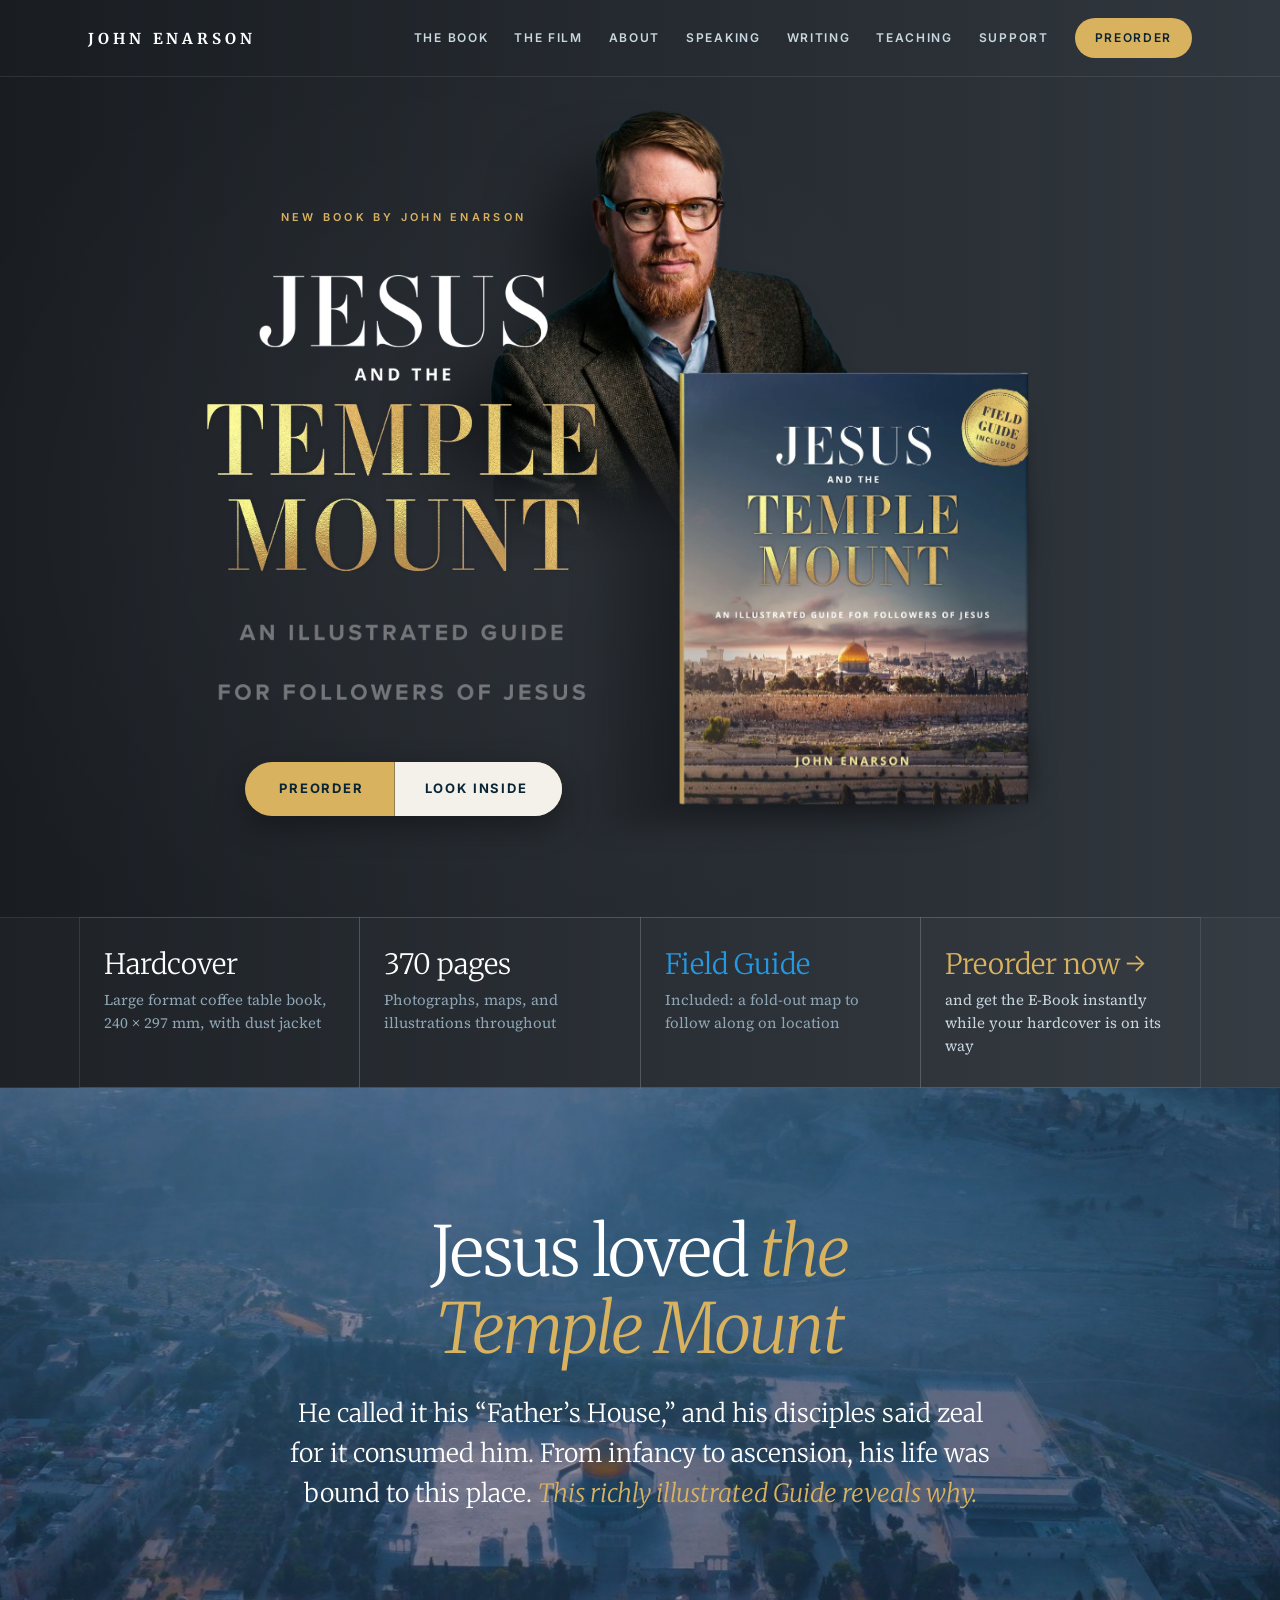
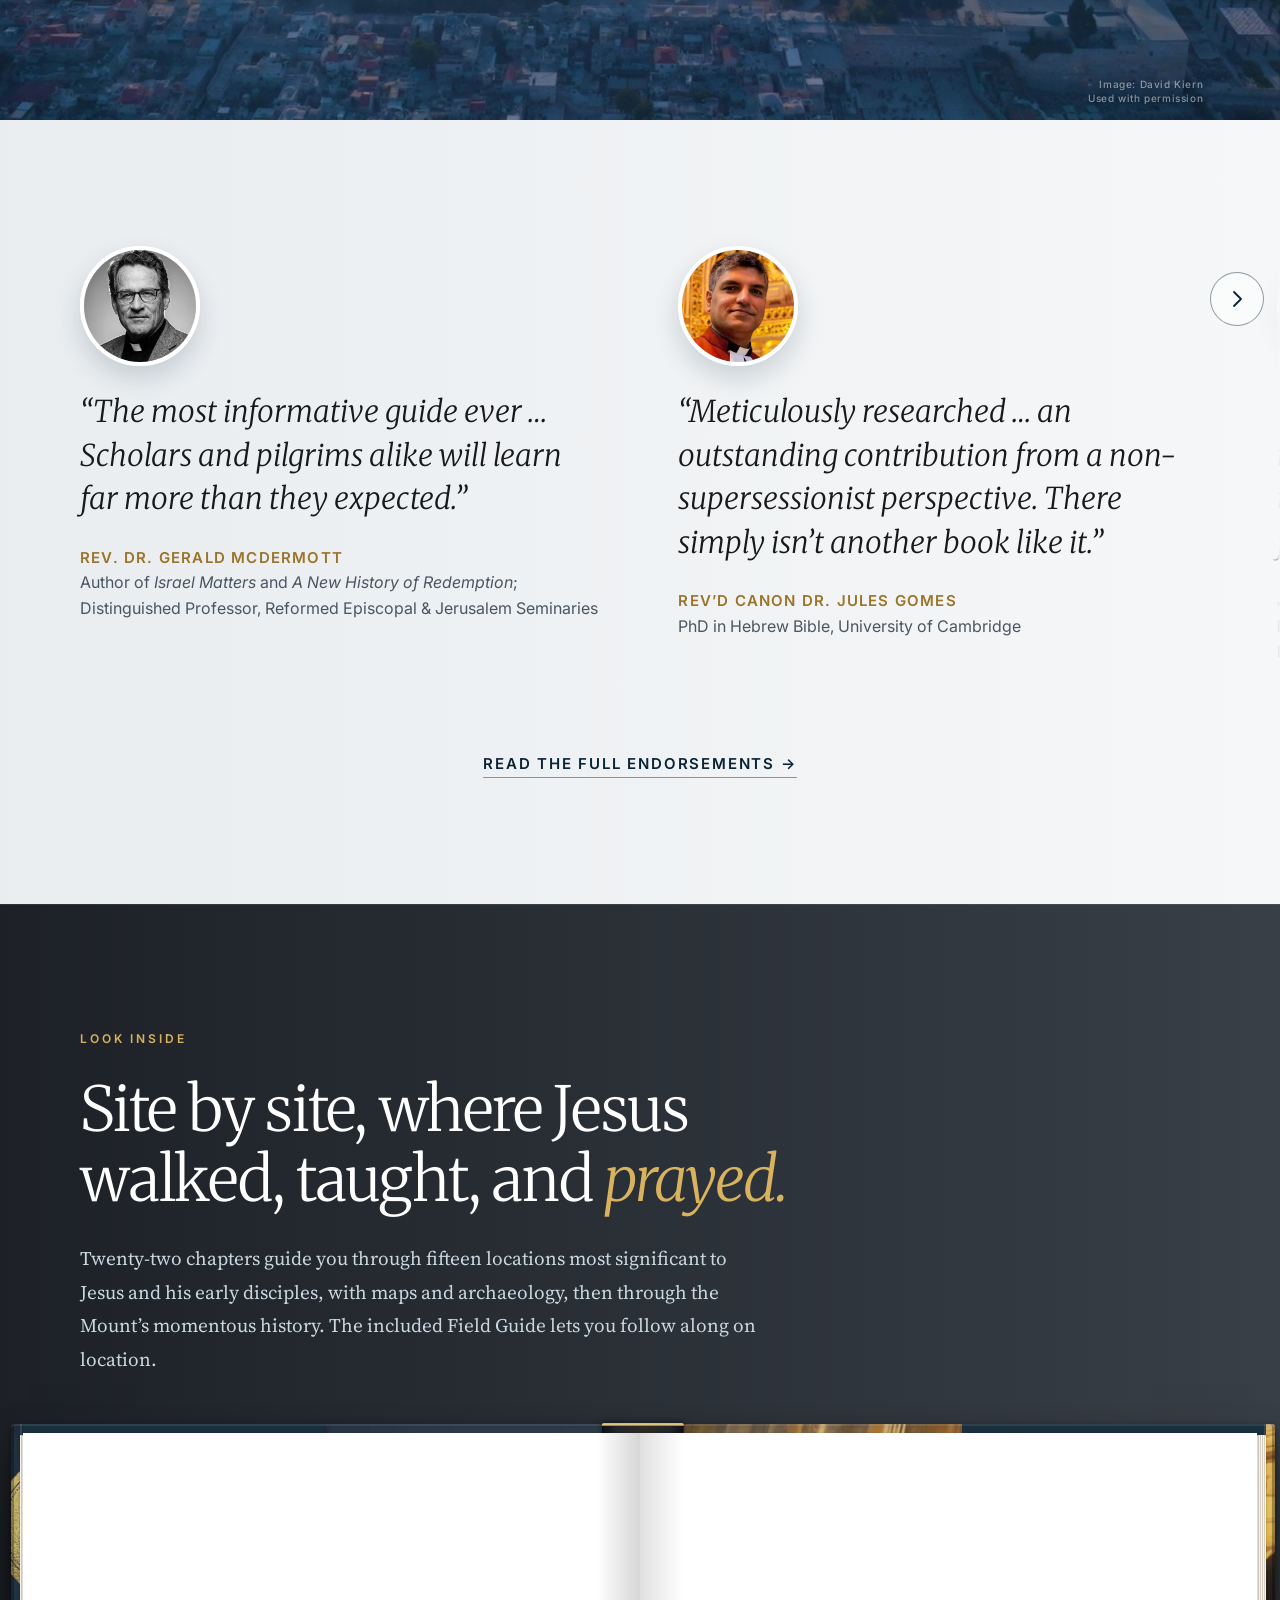
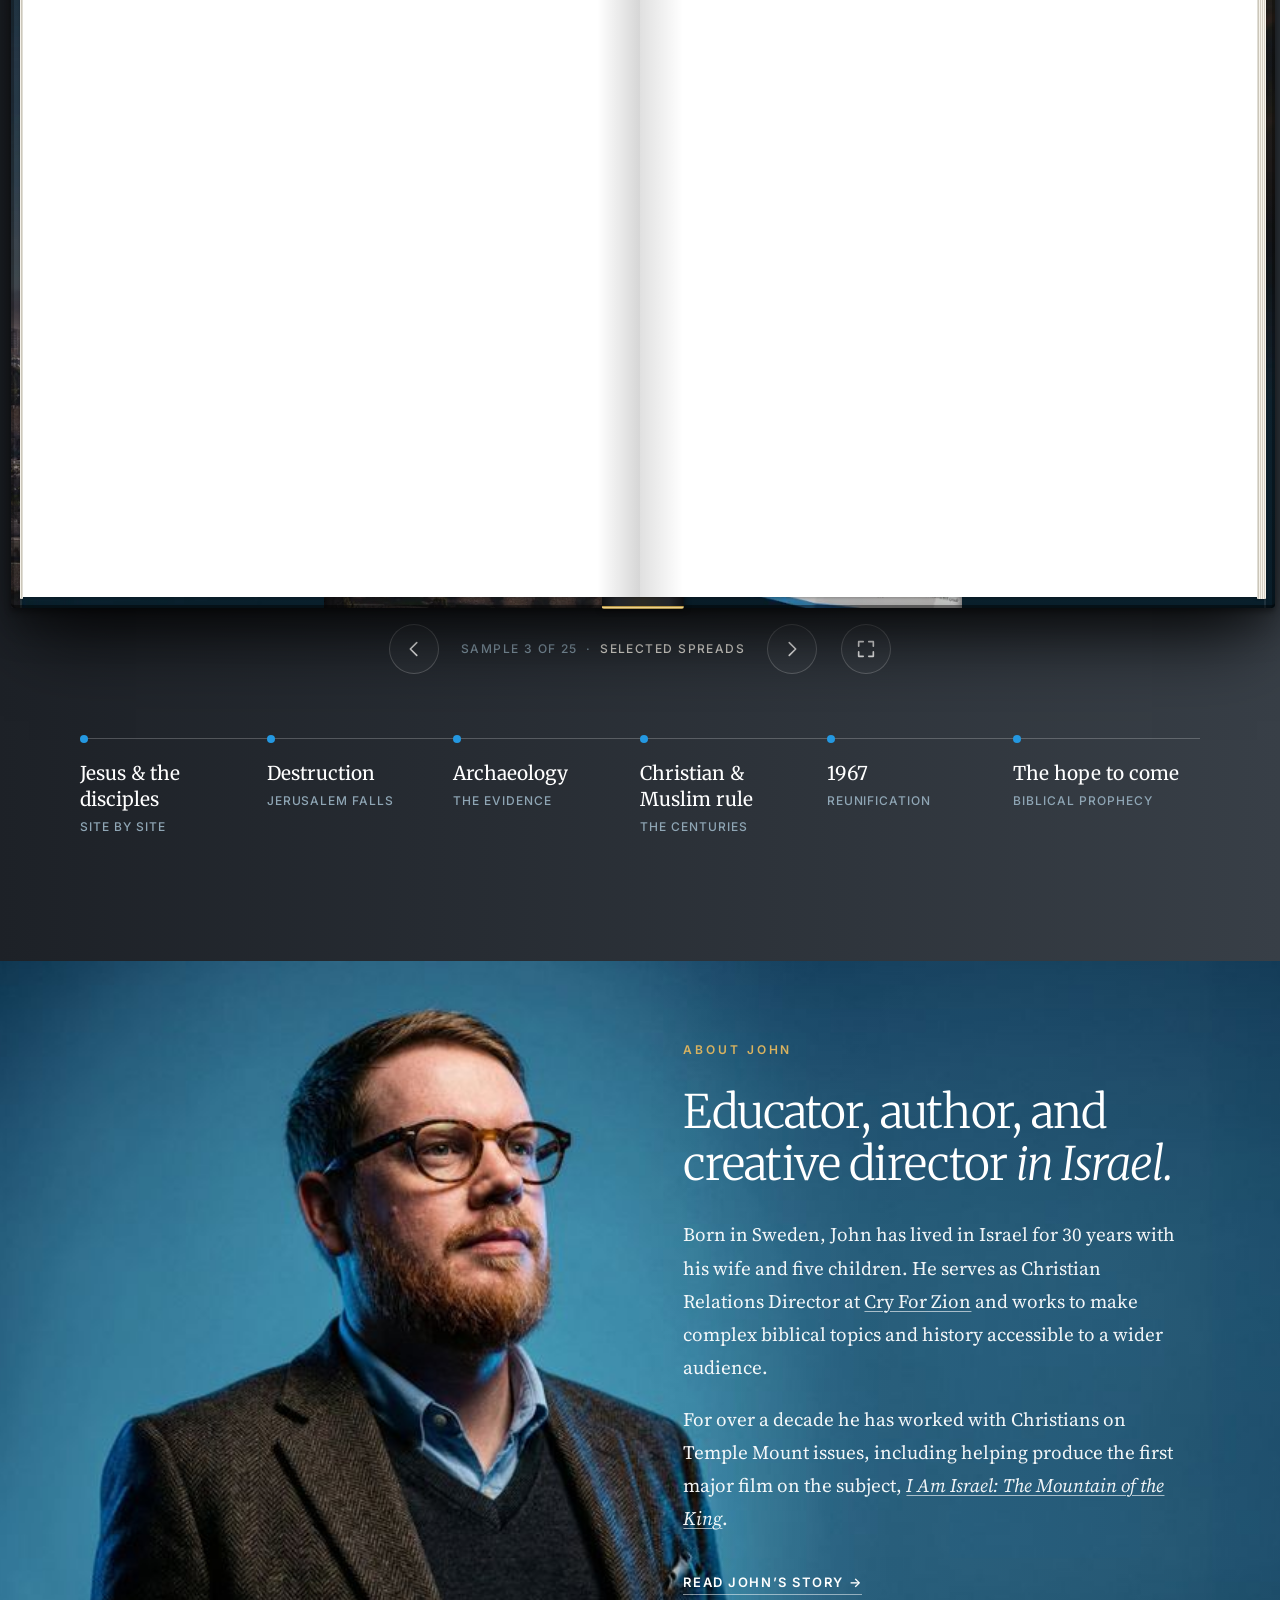
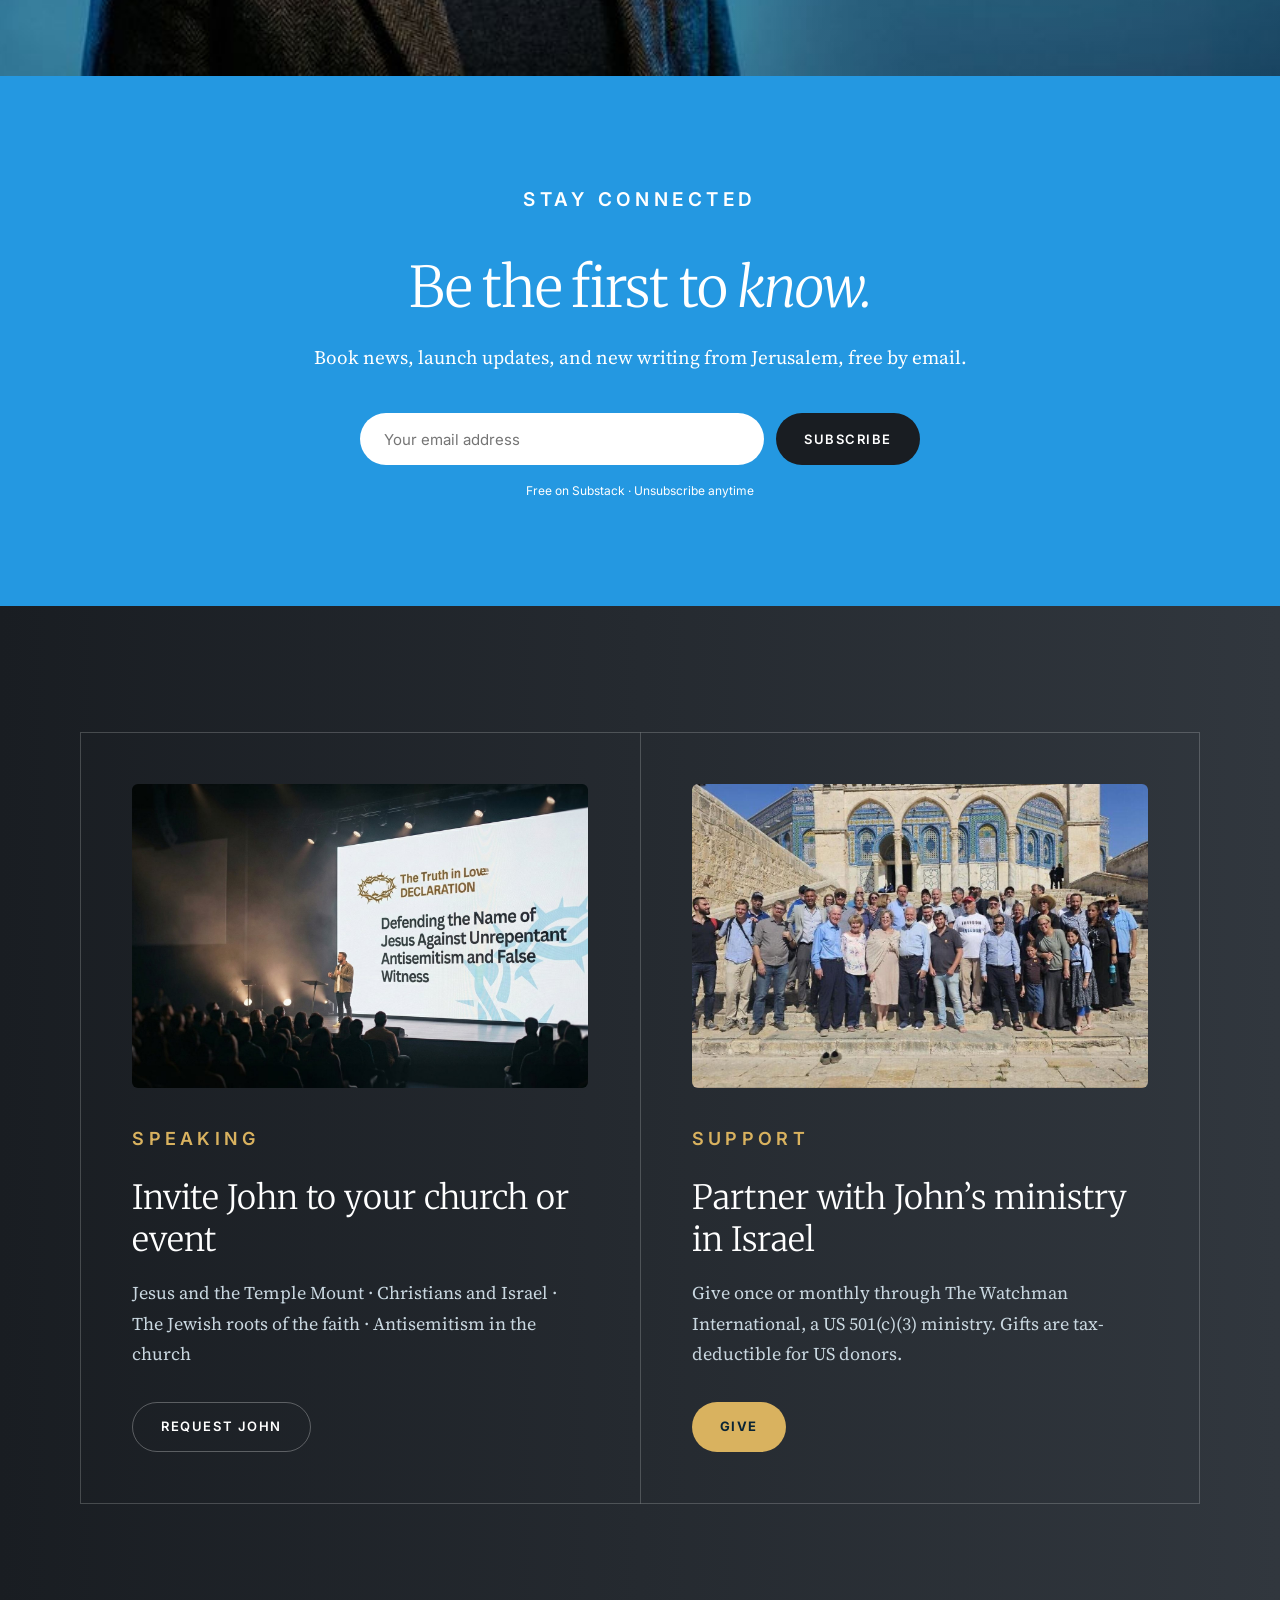
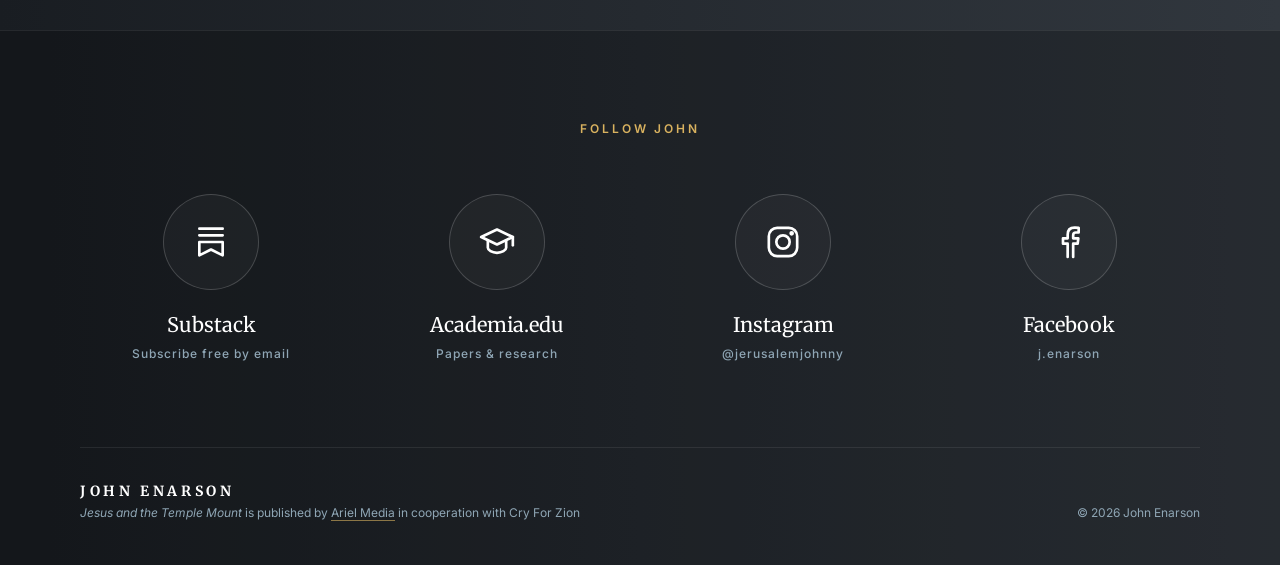
<file: index.html>
<!doctype html>
<html lang="en">
<head>
  <meta charset="utf-8">
  <meta name="viewport" content="width=device-width, initial-scale=1">
  <meta name="robots" content="noindex, nofollow"><!-- PRE-LAUNCH: remove when johnenarson.com goes live -->
  <title>John Enarson · Jesus and the Temple Mount</title>
  <meta name="description" content="Jesus and the Temple Mount: An Illustrated Guide for Followers of Jesus, by John Enarson. Evangelical educator, author, and creative director in Israel.">
  <meta name="theme-color" content="#191d22">
  <meta property="og:type" content="website">
  <meta property="og:site_name" content="John Enarson">
  <meta property="og:title" content="Jesus and the Temple Mount · John Enarson">
  <meta property="og:description" content="An Illustrated Guide for Followers of Jesus. Preorder now and get the E-Book instantly.">
  <meta property="og:image" content="https://johnenarson.github.io/assets/img/share.jpg?v=2">
  <meta name="twitter:card" content="summary_large_image">
  <link rel="preconnect" href="https://fonts.googleapis.com">
  <link rel="preconnect" href="https://fonts.gstatic.com" crossorigin>
  <link href="https://fonts.googleapis.com/css2?family=Merriweather:ital,wght@0,300;0,400;0,700;1,300;1,400&family=Source+Serif+4:ital,opsz,wght@0,8..60,300;0,8..60,400;0,8..60,600;1,8..60,400&family=Inter:wght@400;500;600;700&display=swap" rel="stylesheet">
  <link rel="stylesheet" href="assets/css/site.css?v=65">
</head>
<body>
<div class="page">

<header class="site-header">
  <div class="bar">
    <a class="logo" href="./">JOHN ENARSON</a>
    <nav class="nav" aria-label="Main">
      <a href="book.html">THE BOOK</a>
      <a href="film.html">THE FILM</a>
      <a href="about.html">ABOUT</a>
      <a href="speaking.html">SPEAKING</a>
      <a href="writing.html">WRITING</a>
      <a href="teaching.html">TEACHING</a>
      <a href="support.html">SUPPORT</a>
      <a class="nav-cta" href="https://arielmedia.shop" target="_blank" rel="noopener">PREORDER</a>
    </nav>
  </div>
</header>

<main>

<section id="top" class="hero">
  <div class="hero-grid">
    <img class="hero-photo" src="assets/img/hero-author-book.webp" alt="John Enarson holding Jesus and the Temple Mount" width="1500" height="1653">
    <div class="hero-title">
      <p class="hero-kicker"><a href="book.html">New book by John Enarson</a></p>
      <h1><img src="assets/img/title-subtitle.webp" alt="Jesus and the Temple Mount: An Illustrated Guide for Followers of Jesus" width="1000" height="1071"></h1>
      <div class="split">
        <a class="pre" href="https://arielmedia.shop" target="_blank" rel="noopener">PREORDER</a>
        <span class="div" aria-hidden="true"></span>
        <a class="look" href="#inside">LOOK INSIDE</a>
      </div>
    </div>
  </div>
</section>

<section id="book" class="details" aria-label="About the book">
  <div class="wrap">
    <div class="detail"><b>Hardcover</b><span>Large format coffee table book, 240 × 297 mm, with dust jacket</span></div>
    <div class="detail"><b>370 pages</b><span>Photographs, maps, and illustrations throughout</span></div>
    <div class="detail blue"><b>Field Guide</b><span>Included: a fold-out map to follow along on location</span></div>
    <a class="detail cta" href="https://arielmedia.shop" target="_blank" rel="noopener"><b>Preorder now →</b><span>and get the E-Book instantly while your hardcover is on its way</span></a>
  </div>
</section>

<section class="temple">
  <div class="temple-bg" aria-hidden="true"></div>
  <div class="temple-shade" aria-hidden="true"></div>
  <p class="photo-credit pc-right">Image: David Kiern<br>Used with permission</p>
  <div class="temple-in">
    <h2 class="temple-title">Jesus loved <em>the Temple Mount</em></h2>
    <p class="big">He called it his “Father’s House,” and his disciples said zeal for it consumed him. From infancy to ascension, his life was bound to this place. <em>This richly illustrated Guide reveals why.</em></p>
  </div>
</section>

<section id="endorsements" class="sec cream" aria-label="Endorsements">
  <div class="wrap">
    <div class="q-carousel" data-carousel>
      <div class="q-viewport">
        <div class="q-track">
        <figure class="quote">
          <img src="assets/img/mcdermott.jpg" alt="Rev. Dr. Gerald McDermott" width="120" height="120">
          <blockquote>“The most informative guide ever … Scholars and pilgrims alike will learn far more than they expected.”</blockquote>
          <figcaption><b>Rev. Dr. Gerald McDermott</b><br>Author of <i>Israel Matters</i> and <i>A New History of Redemption</i>; Distinguished Professor, Reformed Episcopal &amp; Jerusalem Seminaries</figcaption>
        </figure>
        <figure class="quote">
          <img src="assets/img/gomes.jpg?v=4" alt="Rev’d Canon Dr. Jules Gomes" width="120" height="120">
          <blockquote>“Meticulously researched … an outstanding contribution from a non-supersessionist perspective. There simply isn’t another book like it.”</blockquote>
          <figcaption><b>Rev’d Canon Dr. Jules Gomes</b><br>PhD in Hebrew Bible, University of Cambridge</figcaption>
        </figure>
        <figure class="quote">
          <img src="assets/img/feldstein.jpg?v=3" alt="Jonathan Feldstein" width="120" height="120">
          <blockquote>“John Enarson brings together faith, theology, history, and truth in a way that is exceedingly well presented and just makes sense.”</blockquote>
          <figcaption><b>Jonathan Feldstein</b><br>President, Genesis 123 Foundation · An Orthodox Jewish voice from Israel</figcaption>
        </figure>
        <figure class="quote">
          <img src="assets/img/scofield.jpg" alt="Bill Scofield" width="120" height="120">
          <blockquote>“A resource for Christians to not only learn the geography where our Master frequented 2,000 years ago, but also to capture his heart for this holy space.”</blockquote>
          <figcaption><b>Bill Scofield</b><br>Host, The Apocalyptic Gospel Podcast</figcaption>
        </figure>
        </div>
      </div>
      <button class="q-next" type="button" aria-label="Next endorsement"><svg viewBox="0 0 24 24" fill="none" stroke="currentColor" stroke-width="1.8" stroke-linecap="round" stroke-linejoin="round" aria-hidden="true"><path d="M9 5l7 7-7 7"/></svg></button>
    </div>
    <p class="more"><a class="text-link" href="endorsements.html">Read the full endorsements →</a></p>
  </div>
</section>

<section id="inside" class="sec tint lift">
  <div class="wrap">
    <p class="eyebrow">Look inside</p>
    <h2 class="h2">Site by site, where Jesus walked, taught, and <em>prayed.</em></h2>
    <p class="lead" style="margin-bottom: 56px">Twenty-two chapters guide you through fifteen locations most significant to Jesus and his early disciples, with maps and archaeology, then through the Mount’s momentous history. The included Field Guide lets you follow along on location.</p>
    <div class="flipbook" data-flipbook data-list="2,3,4,5,6,7,18,19,20,21,40,41,48,49,50,51,54,55,80,81,84,85,142,143,154,155,170,171,172,173,190,191,192,193,204,205,212,213,214,215,230,231,250,251,272,273,302,303" data-start="6" data-base="assets/flip/pg" data-shop="https://arielmedia.shop" tabindex="0" role="region" aria-label="Look inside the book: selected sample spreads">
      <div class="fb-book"><div class="fb-stage"></div></div>
      <div class="fb-controls">
        <button class="fb-prev" type="button" aria-label="Previous spread"><svg viewBox="0 0 24 24" fill="none" stroke="currentColor" stroke-width="1.8" stroke-linecap="round" stroke-linejoin="round" aria-hidden="true"><path d="M15 5l-7 7 7 7"/></svg></button>
        <span class="fb-status" aria-live="polite"></span>
        <button class="fb-next" type="button" aria-label="Next spread"><svg viewBox="0 0 24 24" fill="none" stroke="currentColor" stroke-width="1.8" stroke-linecap="round" stroke-linejoin="round" aria-hidden="true"><path d="M9 5l7 7-7 7"/></svg></button>
        <button class="fb-full" type="button" aria-label="Full screen"><svg viewBox="0 0 24 24" fill="none" stroke="currentColor" stroke-width="1.8" stroke-linecap="round" stroke-linejoin="round" aria-hidden="true"><path d="M4 9V4h5M20 9V4h-5M4 15v5h5M20 15v5h-5"/></svg></button>
      </div>
    </div>
    <ol class="timeline">
      <li><b>Jesus &amp; the disciples</b><span>Site by site</span></li>
      <li><b>Destruction</b><span>Jerusalem falls</span></li>
      <li><b>Archaeology</b><span>The evidence</span></li>
      <li><b>Christian &amp; Muslim rule</b><span>The centuries</span></li>
      <li><b>1967</b><span>Reunification</span></li>
      <li><b>The hope to come</b><span>Biblical prophecy</span></li>
    </ol>
  </div>
</section>

<section id="about" class="bio">
  <picture>
    <source media="(max-width: 760px)" srcset="assets/img/john-blue-sm.jpg">
    <img class="bio-bg" src="assets/img/john-blue.jpg" alt="Portrait of John Enarson" width="2400" height="1150" loading="lazy">
  </picture>
  <div class="bio-in">
    <div class="bio-text">
      <p class="eyebrow">About John</p>
      <h2 class="h2">Educator, author, and creative director <em>in Israel.</em></h2>
      <p class="lead">Born in Sweden, John has lived in Israel for 30 years with his wife and five children. He serves as Christian Relations Director at <a class="inline-link" href="https://cryforzion.com/" target="_blank" rel="noopener">Cry For Zion</a> and works to make complex biblical topics and history accessible to a wider audience.</p>
      <p class="lead" style="margin-bottom: 32px">For over a decade he has worked with Christians on Temple Mount issues, including helping produce the first major film on the subject, <i><a class="inline-link" href="https://iamisraelfilm.com/" target="_blank" rel="noopener">I Am Israel: The Mountain of the King</a></i>.</p>
      <a class="text-link" href="about.html">Read John’s story →</a>
    </div>
  </div>
</section>

<section id="writing" class="subscribe">
  <div class="in">
    <p class="eyebrow">Stay connected</p>
    <h2 class="h2">Be the first to <em>know.</em></h2>
    <p>Book news, launch updates, and new writing from Jerusalem, free by email.</p>
    <form action="https://johnenarson.substack.com/api/v1/free?nojs=true" method="post" target="_blank">
      <label class="sr-only" for="email">Email address</label>
      <input id="email" name="email" type="email" placeholder="Your email address" required>
      <button type="submit">SUBSCRIBE</button>
    </form>
    <small>Free on Substack · Unsubscribe anytime</small>
  </div>
</section>

<section class="sec" style="border-top: 0">
  <div class="wrap pair">
    <div id="speaking">
      <img class="pair-photo" src="assets/img/speaking-live.jpg" alt="John Enarson speaking on stage about the Truth in Love Declaration" width="1500" height="1000" loading="lazy">
      <p class="eyebrow">Speaking</p>
      <h3 class="h3">Invite John to your church or event</h3>
      <p>Jesus and the Temple Mount · Christians and Israel · The Jewish roots of the faith · Antisemitism in the church</p>
      <a class="btn btn-ghost" href="speaking.html#request">Request John</a>
    </div>
    <div id="support">
      <img class="pair-photo" src="assets/img/ministry.jpg" alt="A group of visitors on the Temple Mount steps" width="1280" height="853" loading="lazy">
      <p class="eyebrow">Support</p>
      <h3 class="h3">Partner with John’s ministry in Israel</h3>
      <p>Give once or monthly through The Watchman International, a US 501(c)(3) ministry. Gifts are tax-deductible for US donors.</p>
      <a class="btn btn-gold" href="https://www.paypal.com/donate/?cmd=_s-xclick&amp;hosted_button_id=KE4K2BDP64TTN" target="_blank" rel="noopener">Give</a>
    </div>
  </div>
</section>

</main>

<footer class="site-footer">
  <div class="follow">
    <p class="eyebrow">Follow John</p>
    <ul class="socials">
      <li><a href="https://johnenarson.substack.com/subscribe" target="_blank" rel="noopener"><span class="ic"><svg width="30" height="30" viewBox="0 0 24 24" fill="none" stroke="currentColor" stroke-width="1.6" stroke-linecap="round" stroke-linejoin="round" aria-hidden="true"><path d="M5 4h14M5 8h14M5 12h14v8l-7-3.5L5 20z"/></svg></span><b>Substack</b><small>Subscribe free by email</small></a></li>
      <li><a href="https://teol.academia.edu/JohnEnarson" target="_blank" rel="noopener"><span class="ic"><svg width="30" height="30" viewBox="0 0 24 24" fill="none" stroke="currentColor" stroke-width="1.6" stroke-linecap="round" stroke-linejoin="round" aria-hidden="true"><path d="M2.5 9 12 4.5 21.5 9 12 13.5z"/><path d="M6.5 11v4.5c0 1.4 2.5 3 5.5 3s5.5-1.6 5.5-3V11"/><path d="M21.5 9v5"/></svg></span><b>Academia.edu</b><small>Papers &amp; research</small></a></li>
      <li><a href="https://www.instagram.com/jerusalemjohnny" target="_blank" rel="noopener"><span class="ic"><svg width="30" height="30" viewBox="0 0 24 24" fill="none" stroke="currentColor" stroke-width="1.6" stroke-linecap="round" stroke-linejoin="round" aria-hidden="true"><rect x="3.5" y="3.5" width="17" height="17" rx="5"/><circle cx="12" cy="12" r="4"/><circle cx="17.2" cy="6.8" r="0.6" fill="currentColor"/></svg></span><b>Instagram</b><small>@jerusalemjohnny</small></a></li>
      <li><a href="https://www.facebook.com/j.enarson" target="_blank" rel="noopener"><span class="ic"><svg width="30" height="30" viewBox="0 0 24 24" fill="none" stroke="currentColor" stroke-width="1.6" stroke-linecap="round" stroke-linejoin="round" aria-hidden="true"><path d="M14.5 21v-8h2.7l.4-3.2h-3.1V7.9c0-.9.3-1.6 1.6-1.6h1.7V3.5a22 22 0 0 0-2.5-.1c-2.5 0-4.1 1.5-4.1 4.2v2.2H8.4V13h2.8v8"/></svg></span><b>Facebook</b><small>j.enarson</small></a></li>
    </ul>
  </div>
  <div class="wrap base">
    <div>
      <span class="name">JOHN ENARSON</span>
      <span><i>Jesus and the Temple Mount</i> is published by <a class="inline-link" href="https://arielmedia.shop/" target="_blank" rel="noopener">Ariel Media</a> in cooperation with Cry For Zion</span>
    </div>
    <span>© 2026 John Enarson</span>
  </div>
</footer>

</div>
<script src="assets/js/pages.js?v=65"></script>
<script src="assets/js/site.js?v=65"></script>
<script src="assets/js/carousel.js?v=65"></script>
<script src="assets/js/flipbook.js?v=65"></script>
</body>
</html>
</file>
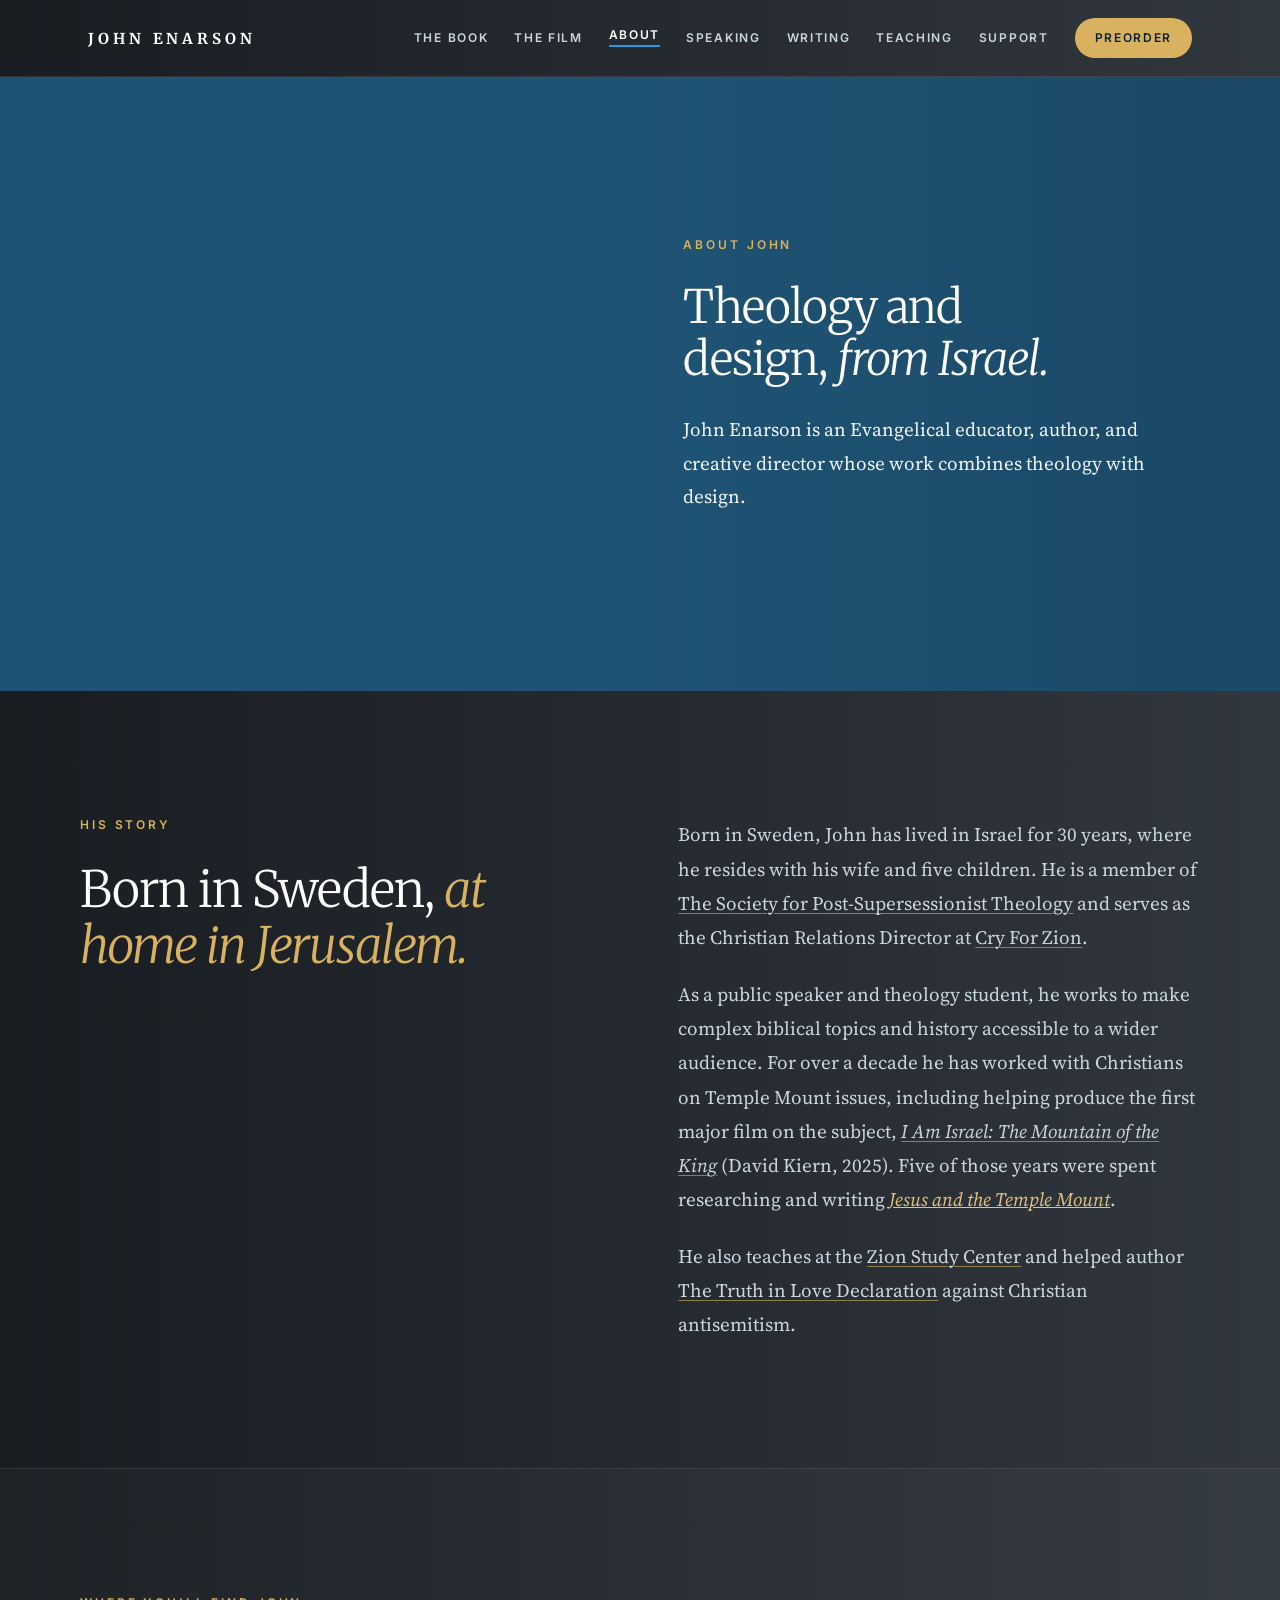
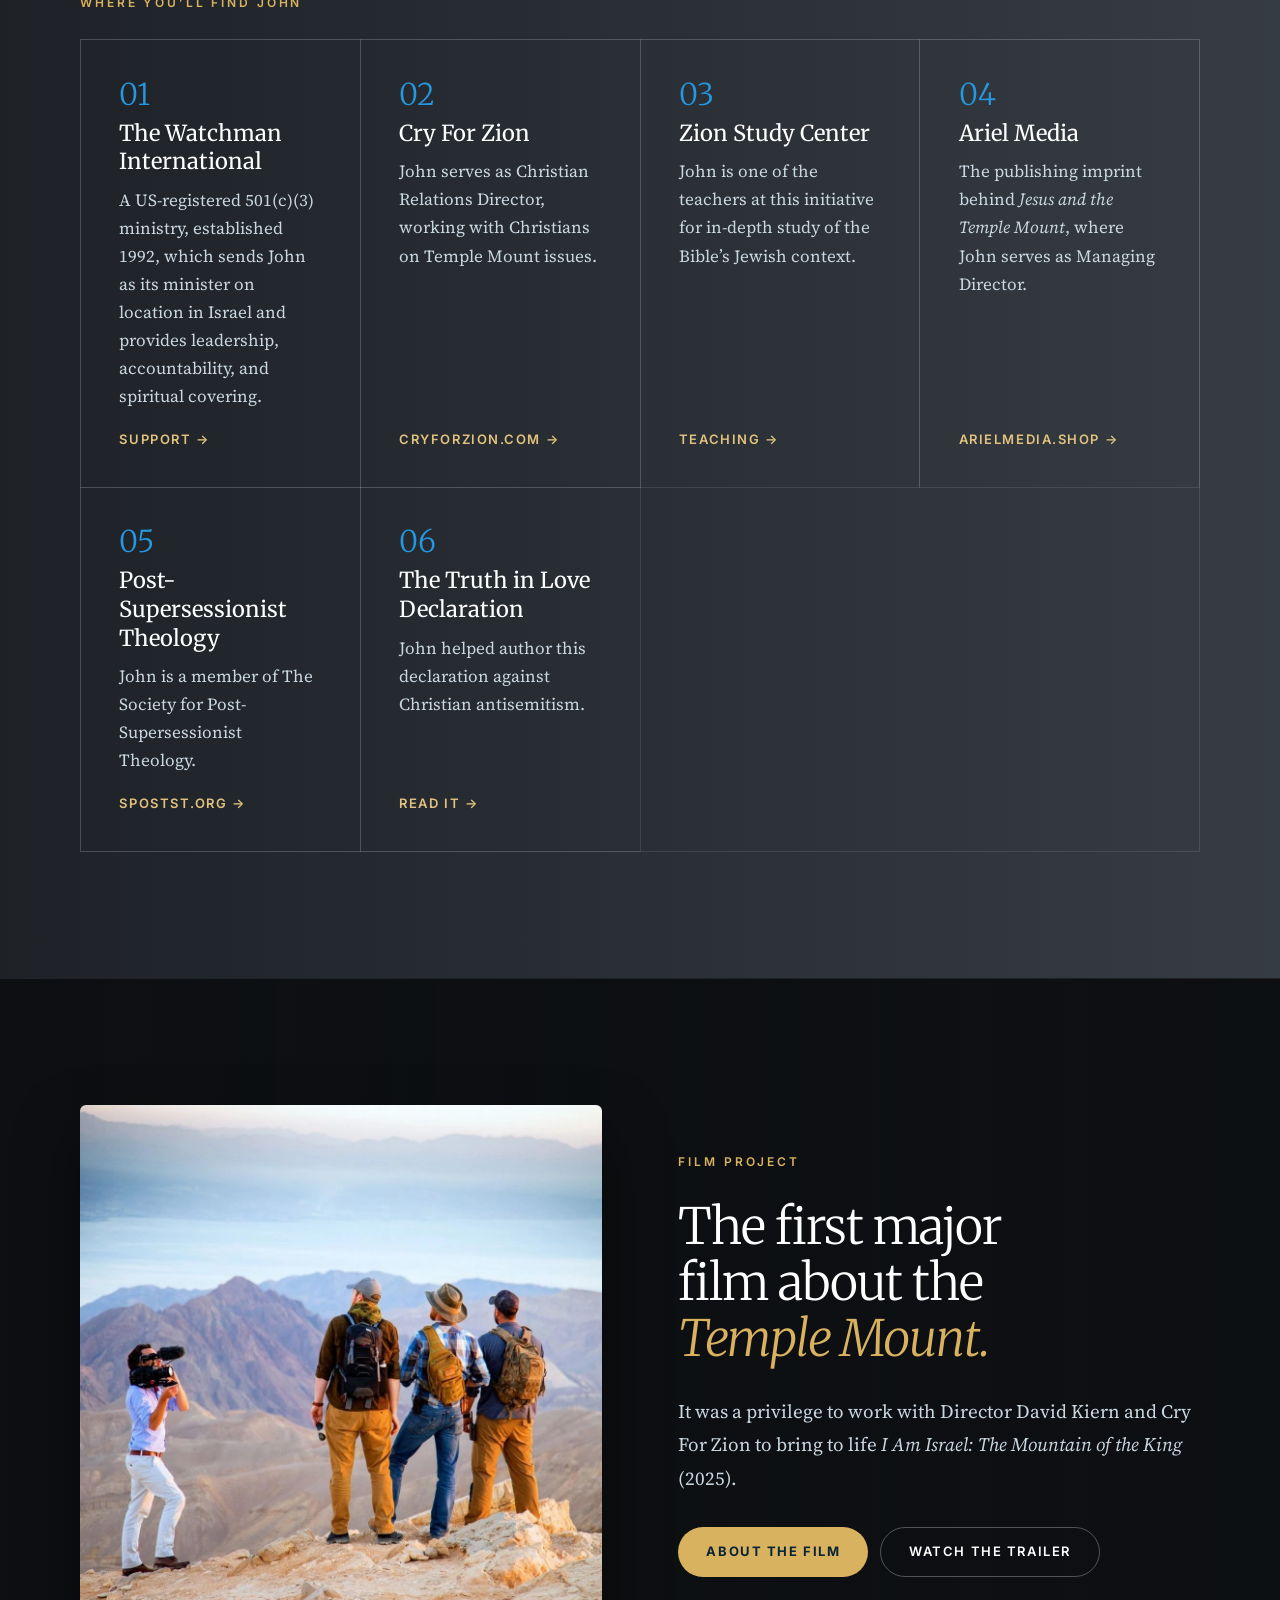
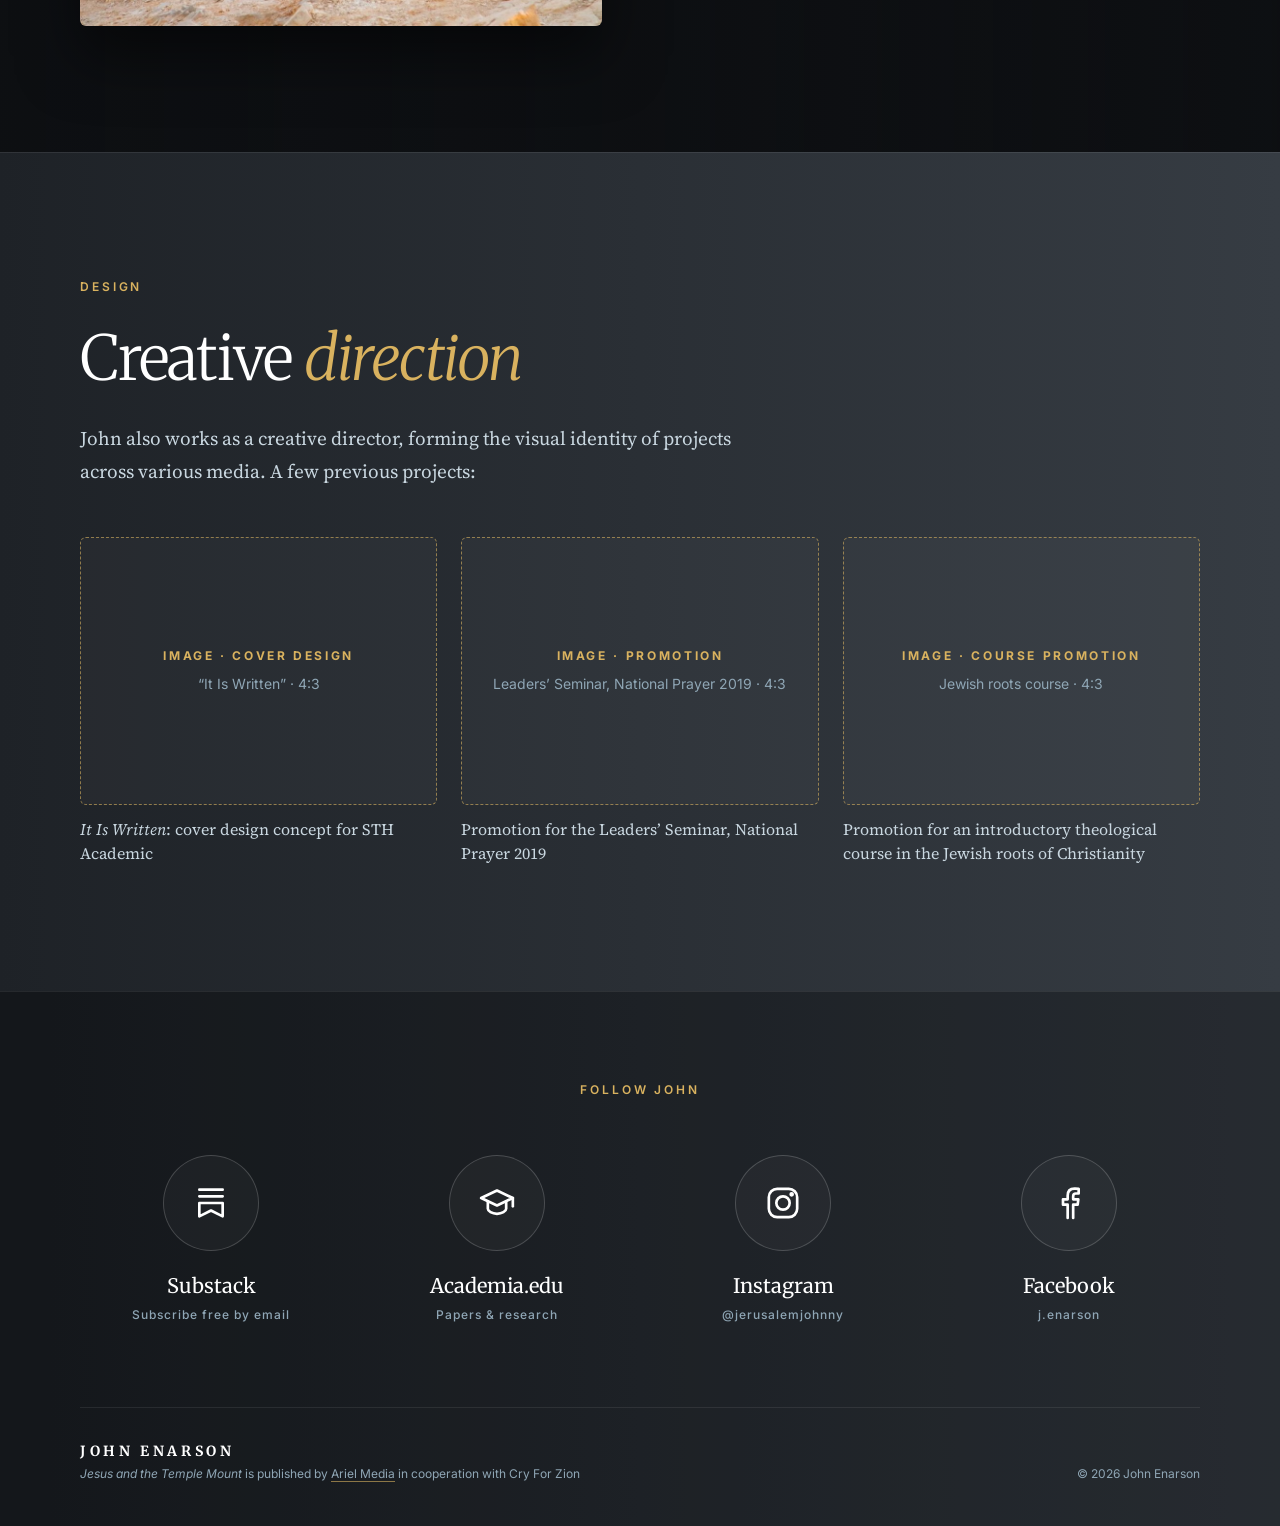
<file: about.html>
<!doctype html>
<html lang="en">
<head>
  <meta charset="utf-8">
  <meta name="viewport" content="width=device-width, initial-scale=1">
  <meta name="robots" content="noindex, nofollow"><!-- PRE-LAUNCH: remove when johnenarson.com goes live -->
  <title>About John · John Enarson</title>
  <meta name="description" content="John Enarson is an Evangelical educator, author, and creative director in Israel, combining theology with design.">
  <meta name="theme-color" content="#191d22">
  <meta property="og:type" content="website">
  <meta property="og:site_name" content="John Enarson">
  <meta property="og:title" content="About John · John Enarson">
  <meta property="og:description" content="John Enarson is an Evangelical educator, author, and creative director in Israel, combining theology with design.">
  <meta property="og:image" content="https://johnenarson.github.io/assets/img/share.jpg?v=2">
  <meta name="twitter:card" content="summary_large_image">
  <link rel="preconnect" href="https://fonts.googleapis.com">
  <link rel="preconnect" href="https://fonts.gstatic.com" crossorigin>
  <link href="https://fonts.googleapis.com/css2?family=Merriweather:ital,wght@0,300;0,400;0,700;1,300;1,400&family=Source+Serif+4:ital,opsz,wght@0,8..60,300;0,8..60,400;0,8..60,600;1,8..60,400&family=Inter:wght@400;500;600;700&display=swap" rel="stylesheet">
  <link rel="stylesheet" href="assets/css/site.css?v=65">
</head>
<body>
<div class="page">

<header class="site-header">
  <div class="bar">
    <a class="logo" href="./">JOHN ENARSON</a>
    <nav class="nav" aria-label="Main">
      <a href="book.html">THE BOOK</a>
      <a href="film.html">THE FILM</a>
      <a href="about.html" aria-current="page">ABOUT</a>
      <a href="speaking.html">SPEAKING</a>
      <a href="writing.html">WRITING</a>
      <a href="teaching.html">TEACHING</a>
      <a href="support.html">SUPPORT</a>
      <a class="nav-cta" href="https://arielmedia.shop" target="_blank" rel="noopener">PREORDER</a>
    </nav>
  </div>
</header>

<main>

<section id="about" class="bio">
  <picture>
    <source media="(max-width: 760px)" srcset="assets/img/john-blue-sm.jpg">
    <img class="bio-bg" src="assets/img/john-blue.jpg" alt="Portrait of John Enarson" width="2400" height="1150">
  </picture>
  <div class="bio-in">
    <div class="bio-text">
      <p class="eyebrow">About John</p>
      <h1 class="h2">Theology and design, <em>from Israel.</em></h1>
      <p class="lead">John Enarson is an Evangelical educator, author, and creative director whose work combines theology with design.</p>
    </div>
  </div>
</section>

<section class="sec" style="border-top: 0">
  <div class="wrap two" style="align-items: start">
    <div>
      <p class="eyebrow">His story</p>
      <h2 class="h2">Born in Sweden, <em>at home in Jerusalem.</em></h2>
    </div>
    <div class="prose">
      <p>Born in Sweden, John has lived in Israel for 30 years, where he resides with his wife and five children. He is a member of <a class="inline-link" href="https://www.spostst.org/" target="_blank" rel="noopener">The Society for Post-Supersessionist Theology</a> and serves as the Christian Relations Director at <a class="inline-link" href="https://cryforzion.com/" target="_blank" rel="noopener">Cry For Zion</a>.</p>
      <p>As a public speaker and theology student, he works to make complex biblical topics and history accessible to a wider audience. For over a decade he has worked with Christians on Temple Mount issues, including helping produce the first major film on the subject, <i><a class="inline-link" href="https://iamisraelfilm.com/" target="_blank" rel="noopener">I Am Israel: The Mountain of the King</a></i> (David Kiern, 2025). Five of those years were spent researching and writing <a href="book.html"><i>Jesus and the Temple Mount</i></a>.</p>
      <p>He also teaches at the <a class="inline-link" href="https://zionstudycenter.com/" target="_blank" rel="noopener">Zion Study Center</a> and helped author <a class="inline-link" href="https://christiancalltotruth.org/" target="_blank" rel="noopener">The Truth in Love Declaration</a> against Christian antisemitism.</p>
    </div>
  </div>
</section>

<section class="sec tint">
  <div class="wrap">
    <p class="eyebrow">Where you’ll find John</p>
    <div class="cards">
      <div class="card"><span class="num">01</span><h3>The Watchman International</h3><p>A US-registered 501(c)(3) ministry, established 1992, which sends John as its minister on location in Israel and provides leadership, accountability, and spiritual covering.</p><a class="text-link" href="support.html">Support →</a></div>
      <div class="card"><span class="num">02</span><h3>Cry For Zion</h3><p>John serves as Christian Relations Director, working with Christians on Temple Mount issues.</p><a class="text-link" href="https://cryforzion.com/" target="_blank" rel="noopener">cryforzion.com →</a></div>
      <div class="card"><span class="num">03</span><h3>Zion Study Center</h3><p>John is one of the teachers at this initiative for in-depth study of the Bible’s Jewish context.</p><a class="text-link" href="teaching.html">Teaching →</a></div>
      <div class="card"><span class="num">04</span><h3>Ariel Media</h3><p>The publishing imprint behind <i>Jesus and the Temple Mount</i>, where John serves as Managing Director.</p><a class="text-link" href="https://arielmedia.shop" target="_blank" rel="noopener">arielmedia.shop →</a></div>
      <div class="card"><span class="num">05</span><h3>Post-Supersessionist Theology</h3><p>John is a member of The Society for Post-Supersessionist Theology.</p><a class="text-link" href="https://www.spostst.org/" target="_blank" rel="noopener">spostst.org →</a></div>
      <div class="card"><span class="num">06</span><h3>The Truth in Love Declaration</h3><p>John helped author this declaration against Christian antisemitism.</p><a class="text-link" href="https://christiancalltotruth.org/" target="_blank" rel="noopener">Read it →</a></div>
    </div>
  </div>
</section>

<section id="film" class="sec film">
  <div class="film-bg" aria-hidden="true" data-yt="54dUEetQwGY"></div>
  <div class="film-shade" aria-hidden="true"></div>
  <div class="wrap two film-in">
    <img class="film-photo" src="assets/img/film-set.jpg" alt="Film crew on location in the desert mountains" width="1080" height="1080" loading="lazy">
    <div>
      <p class="eyebrow">Film project</p>
      <h2 class="h2">The first major film about the <em>Temple Mount.</em></h2>
      <p class="lead" style="margin-bottom: 32px">It was a privilege to work with Director David Kiern and Cry For Zion to bring to life <i>I Am Israel: The Mountain of the King</i> (2025).</p>
      <div class="actions" style="display:flex;flex-wrap:wrap;gap:12px"><a class="btn btn-gold" href="film.html">About the film</a><a class="btn btn-ghost" href="https://www.youtube.com/watch?v=54dUEetQwGY" target="_blank" rel="noopener">Watch the trailer</a></div>
    </div>
  </div>
</section>

<section id="design" class="sec tint">
  <div class="wrap">
    <p class="eyebrow">Design</p>
    <h2 class="h2">Creative <em>direction</em></h2>
    <p class="lead" style="margin-bottom: 48px">John also works as a creative director, forming the visual identity of projects across various media. A few previous projects:</p>
    <div class="gallery">
      <figure><div class="ph x" role="img" aria-label="Image placeholder: cover design"><b>IMAGE · COVER DESIGN</b><span>“It Is Written” · 4:3</span></div><figcaption><i>It Is Written</i>: cover design concept for STH Academic</figcaption></figure>
      <figure><div class="ph x" role="img" aria-label="Image placeholder: promotion"><b>IMAGE · PROMOTION</b><span>Leaders’ Seminar, National Prayer 2019 · 4:3</span></div><figcaption>Promotion for the Leaders’ Seminar, National Prayer 2019</figcaption></figure>
      <figure><div class="ph x" role="img" aria-label="Image placeholder: course promotion"><b>IMAGE · COURSE PROMOTION</b><span>Jewish roots course · 4:3</span></div><figcaption>Promotion for an introductory theological course in the Jewish roots of Christianity</figcaption></figure>
    </div>
  </div>
</section>

</main>

<footer class="site-footer">
  <div class="follow">
    <p class="eyebrow">Follow John</p>
    <ul class="socials">
      <li><a href="https://johnenarson.substack.com/subscribe" target="_blank" rel="noopener"><span class="ic"><svg width="30" height="30" viewBox="0 0 24 24" fill="none" stroke="currentColor" stroke-width="1.6" stroke-linecap="round" stroke-linejoin="round" aria-hidden="true"><path d="M5 4h14M5 8h14M5 12h14v8l-7-3.5L5 20z"/></svg></span><b>Substack</b><small>Subscribe free by email</small></a></li>
      <li><a href="https://teol.academia.edu/JohnEnarson" target="_blank" rel="noopener"><span class="ic"><svg width="30" height="30" viewBox="0 0 24 24" fill="none" stroke="currentColor" stroke-width="1.6" stroke-linecap="round" stroke-linejoin="round" aria-hidden="true"><path d="M2.5 9 12 4.5 21.5 9 12 13.5z"/><path d="M6.5 11v4.5c0 1.4 2.5 3 5.5 3s5.5-1.6 5.5-3V11"/><path d="M21.5 9v5"/></svg></span><b>Academia.edu</b><small>Papers &amp; research</small></a></li>
      <li><a href="https://www.instagram.com/jerusalemjohnny" target="_blank" rel="noopener"><span class="ic"><svg width="30" height="30" viewBox="0 0 24 24" fill="none" stroke="currentColor" stroke-width="1.6" stroke-linecap="round" stroke-linejoin="round" aria-hidden="true"><rect x="3.5" y="3.5" width="17" height="17" rx="5"/><circle cx="12" cy="12" r="4"/><circle cx="17.2" cy="6.8" r="0.6" fill="currentColor"/></svg></span><b>Instagram</b><small>@jerusalemjohnny</small></a></li>
      <li><a href="https://www.facebook.com/j.enarson" target="_blank" rel="noopener"><span class="ic"><svg width="30" height="30" viewBox="0 0 24 24" fill="none" stroke="currentColor" stroke-width="1.6" stroke-linecap="round" stroke-linejoin="round" aria-hidden="true"><path d="M14.5 21v-8h2.7l.4-3.2h-3.1V7.9c0-.9.3-1.6 1.6-1.6h1.7V3.5a22 22 0 0 0-2.5-.1c-2.5 0-4.1 1.5-4.1 4.2v2.2H8.4V13h2.8v8"/></svg></span><b>Facebook</b><small>j.enarson</small></a></li>
    </ul>
  </div>
  <div class="wrap base">
    <div>
      <span class="name">JOHN ENARSON</span>
      <span><i>Jesus and the Temple Mount</i> is published by <a class="inline-link" href="https://arielmedia.shop/" target="_blank" rel="noopener">Ariel Media</a> in cooperation with Cry For Zion</span>
    </div>
    <span>© 2026 John Enarson</span>
  </div>
</footer>

</div>
<script src="assets/js/pages.js?v=65"></script>
<script src="assets/js/film.js?v=65"></script>
</body>
</html>
</file>
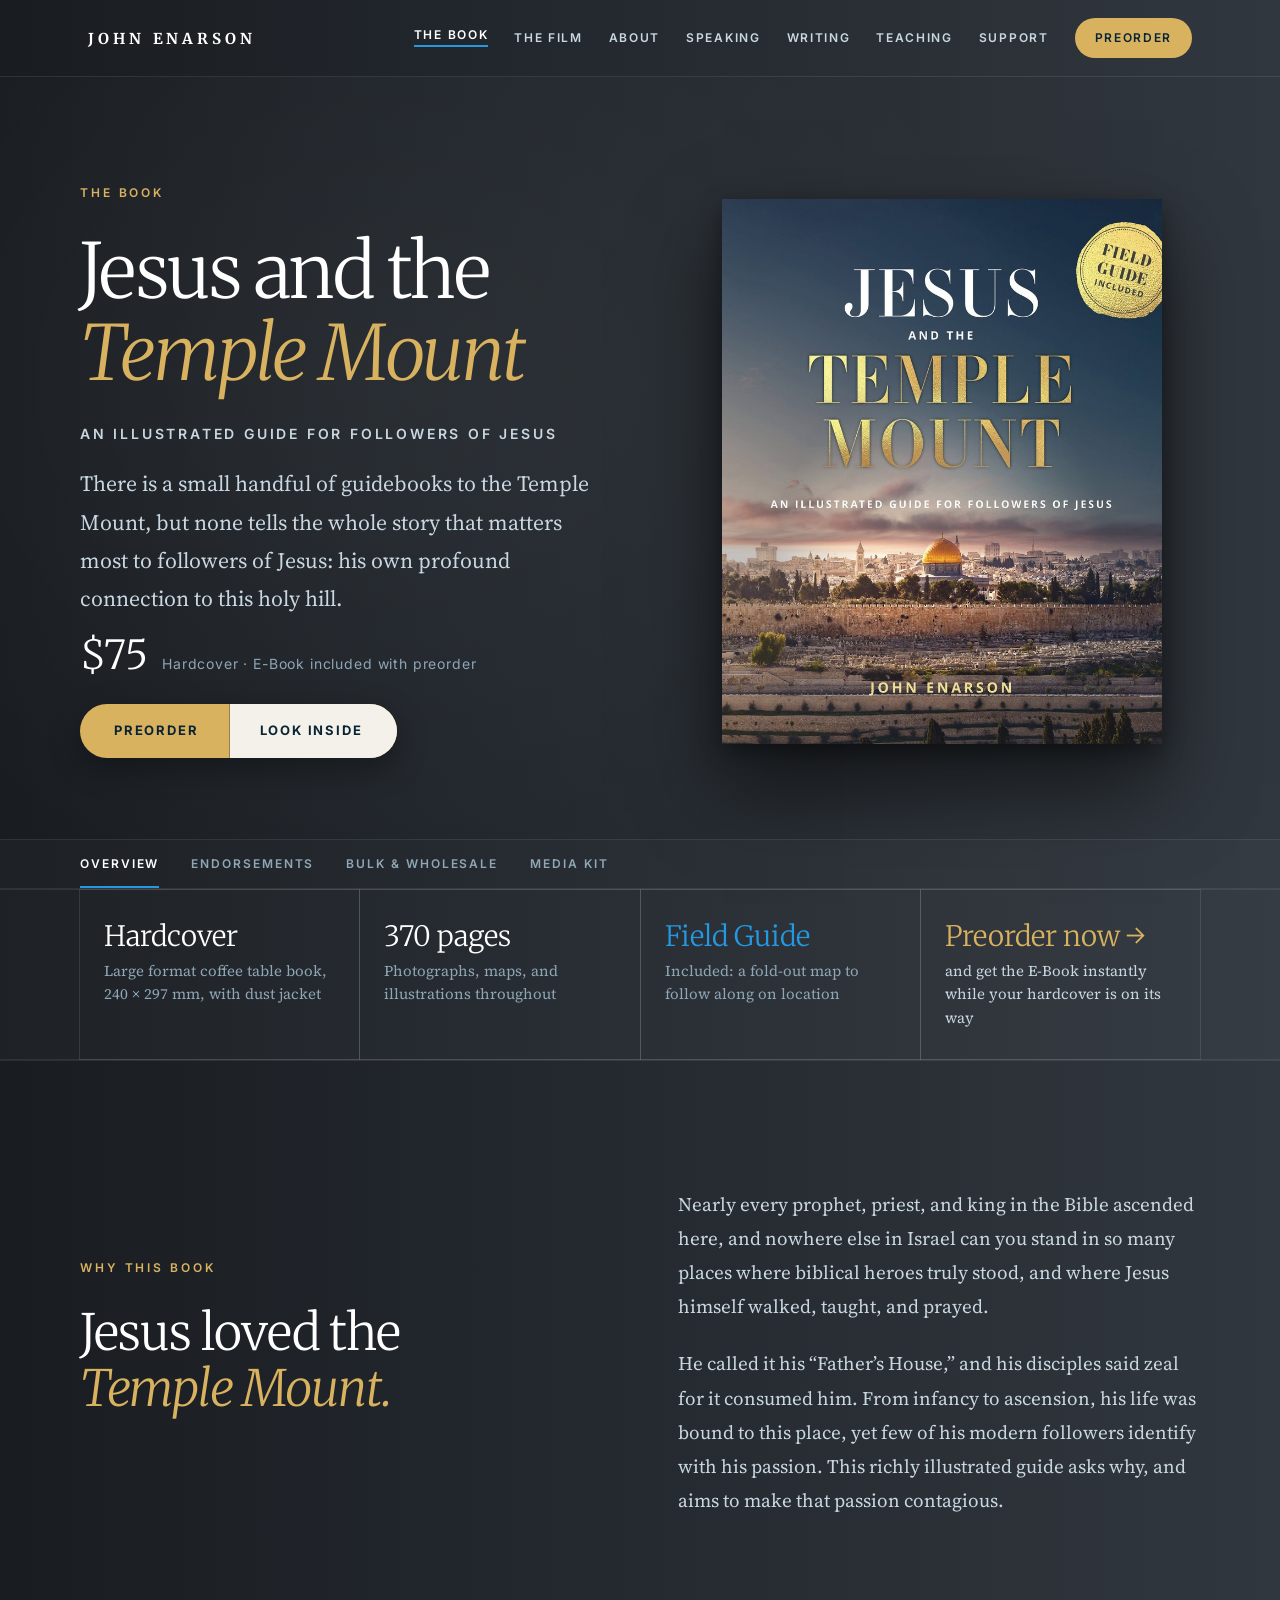
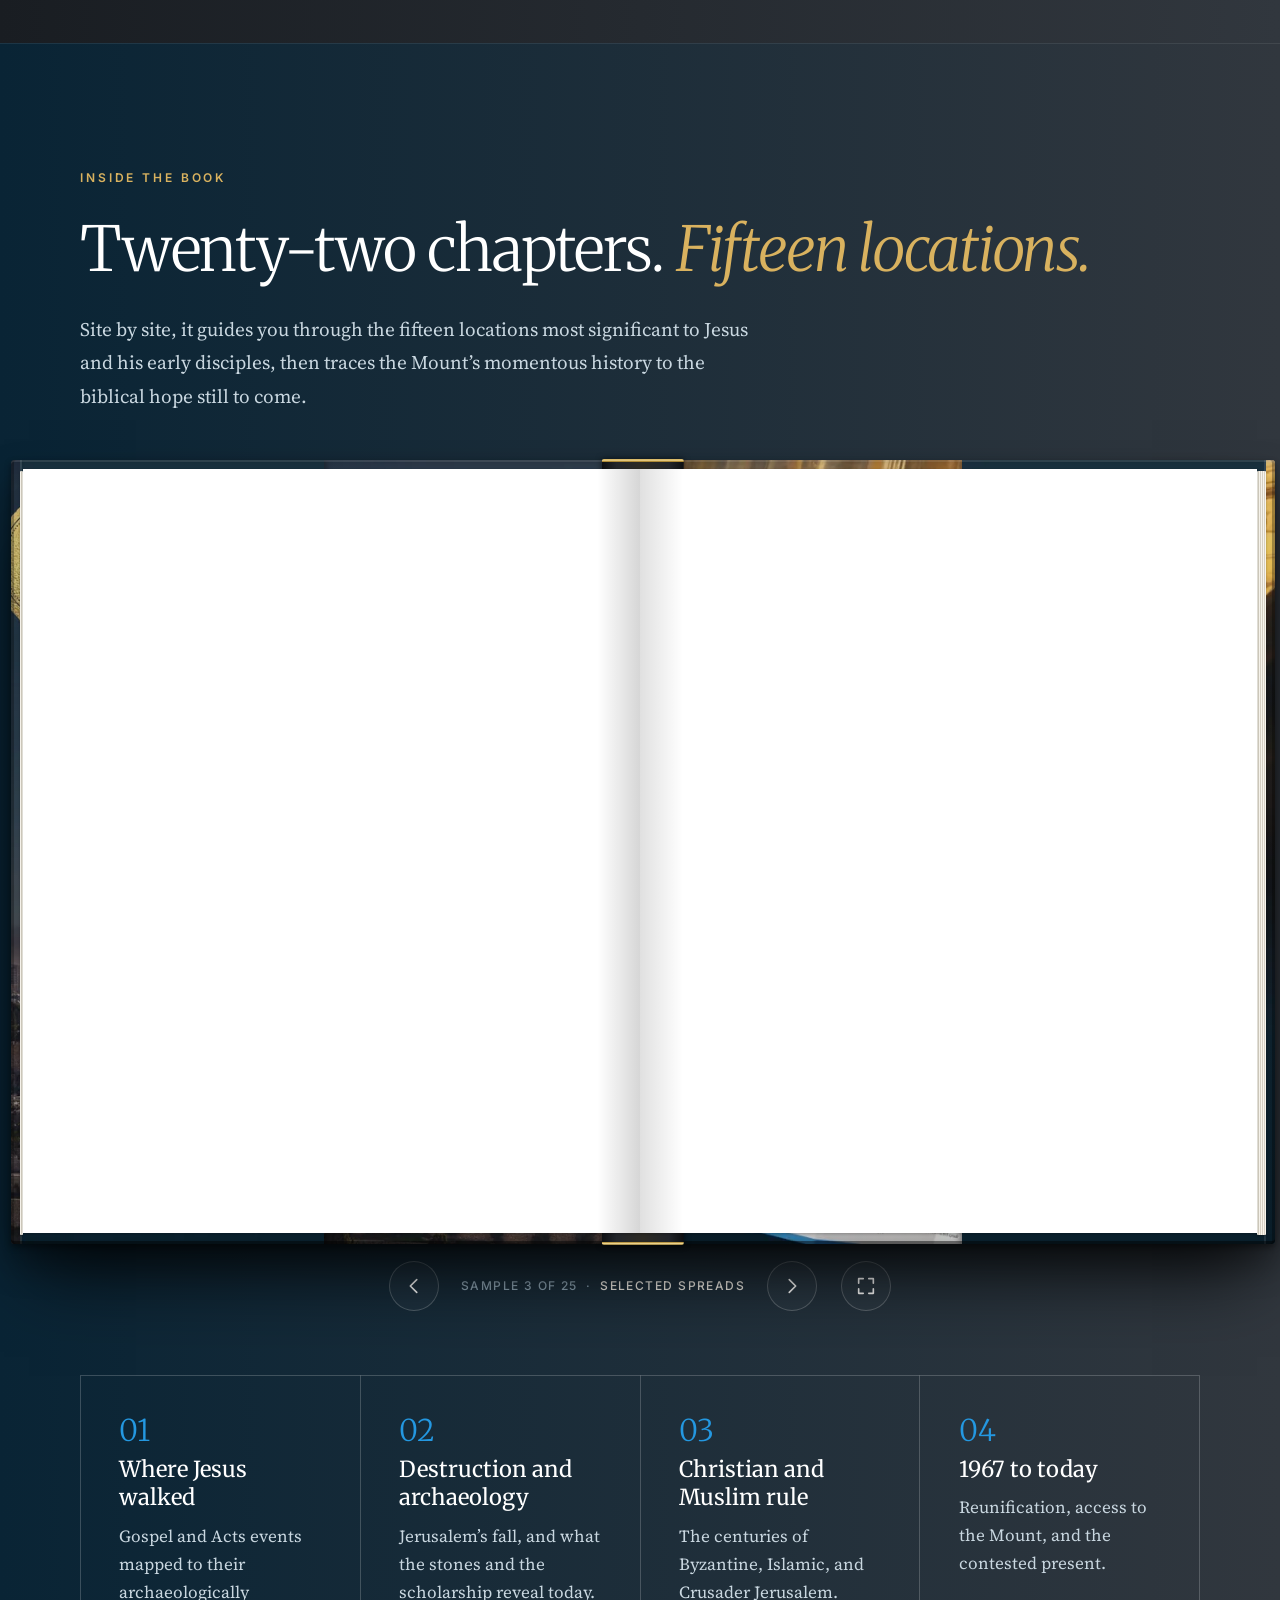
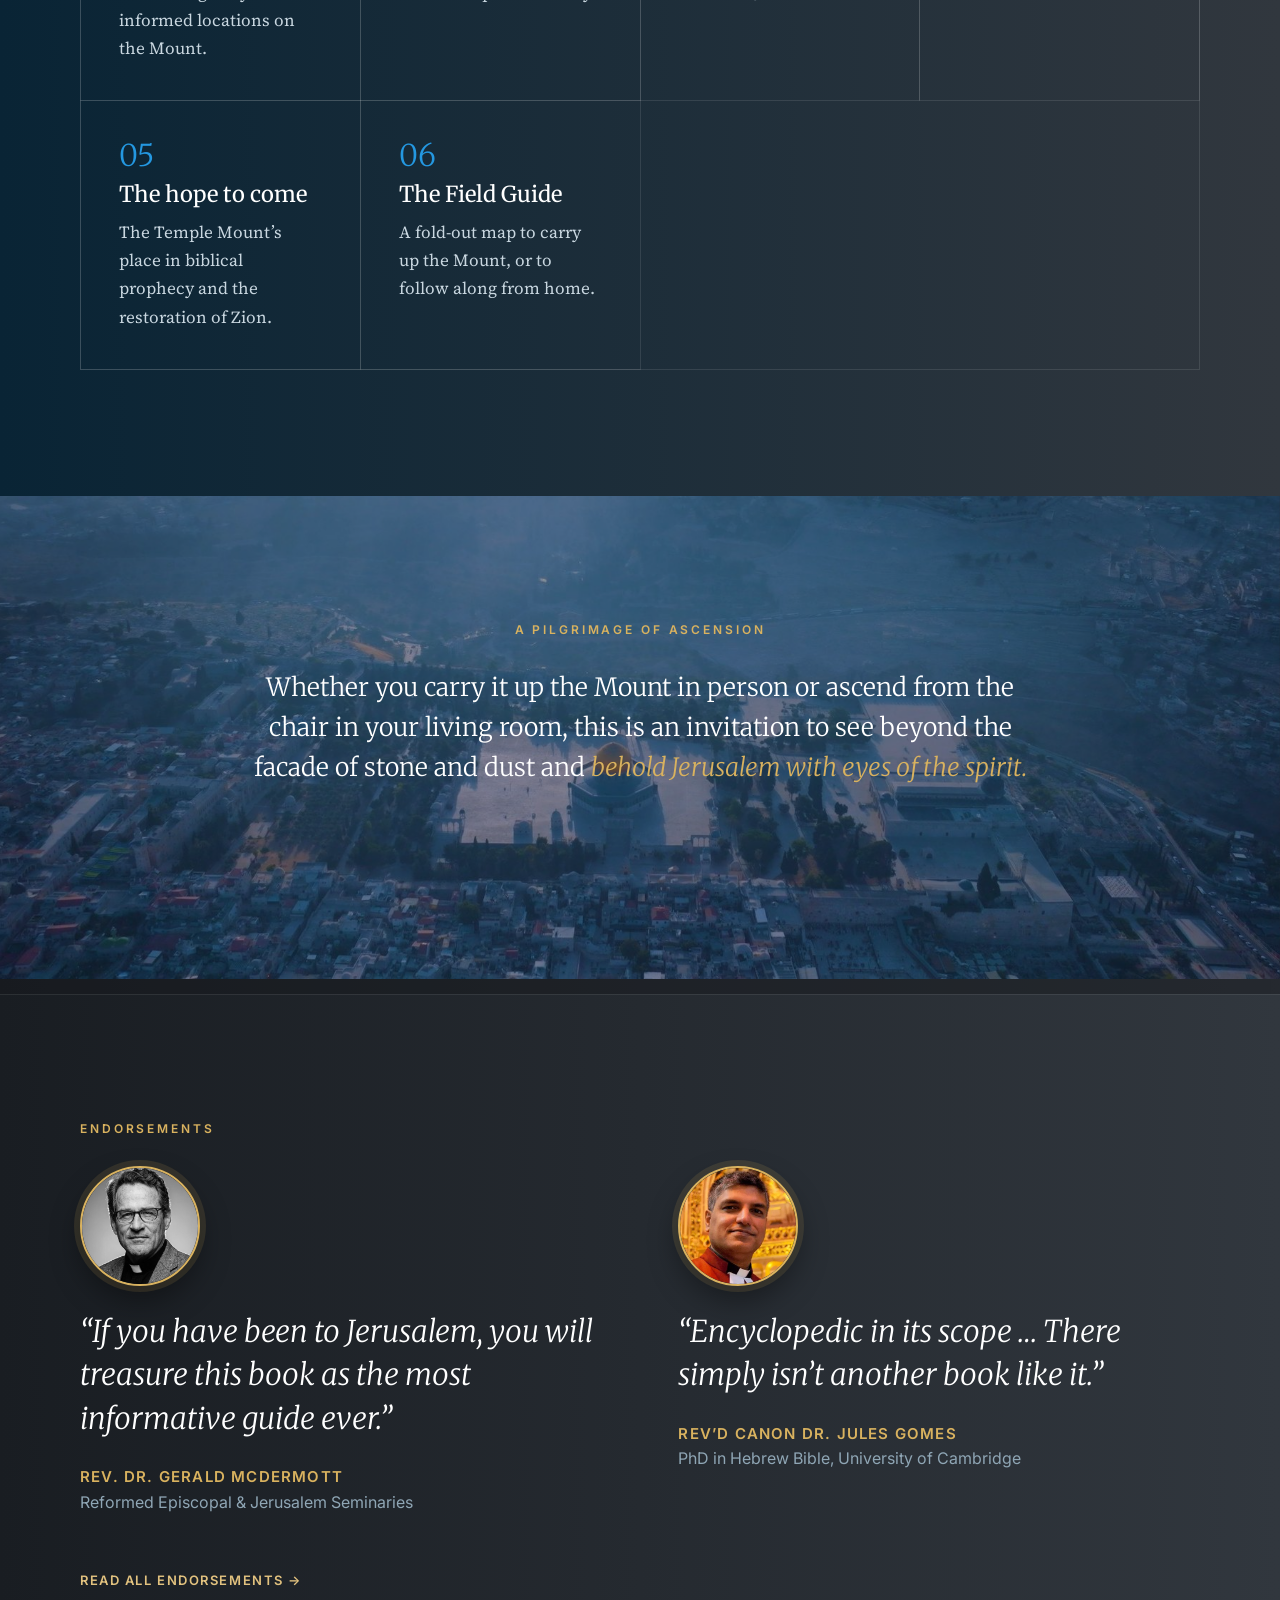
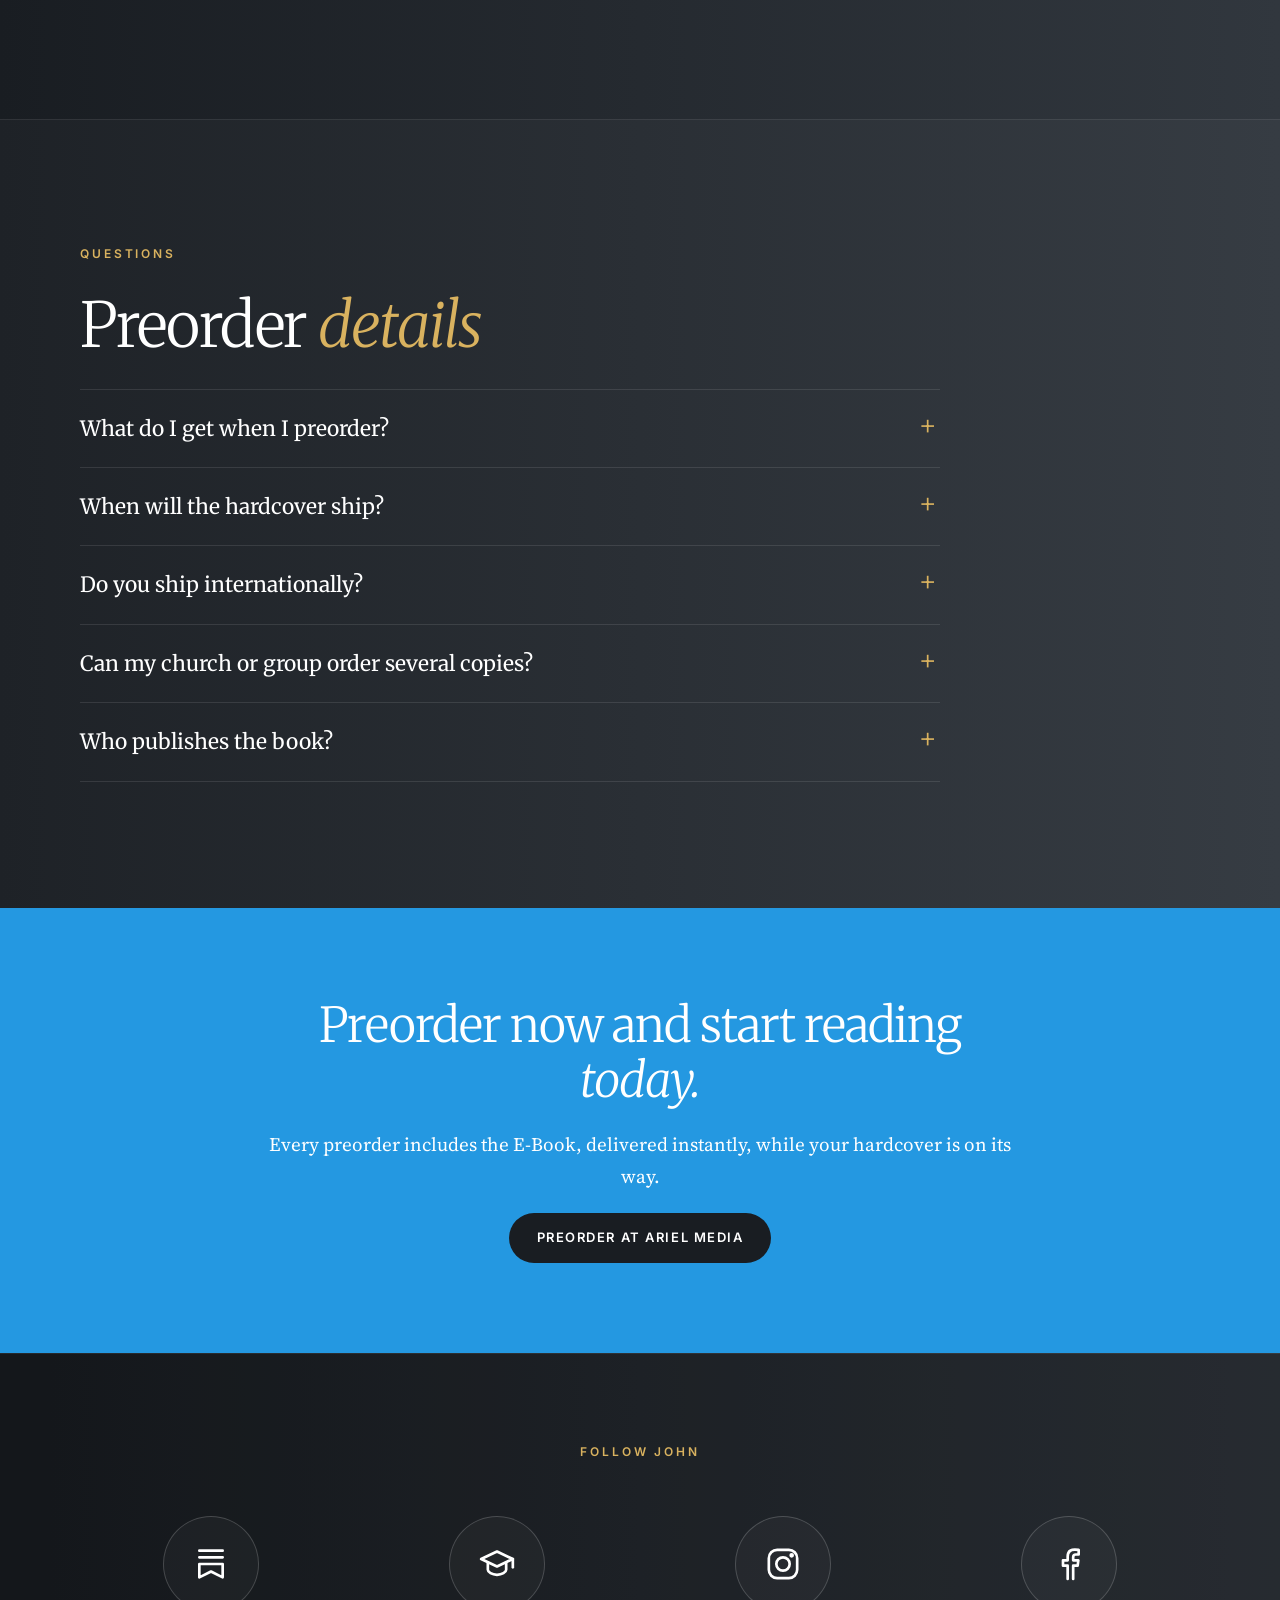
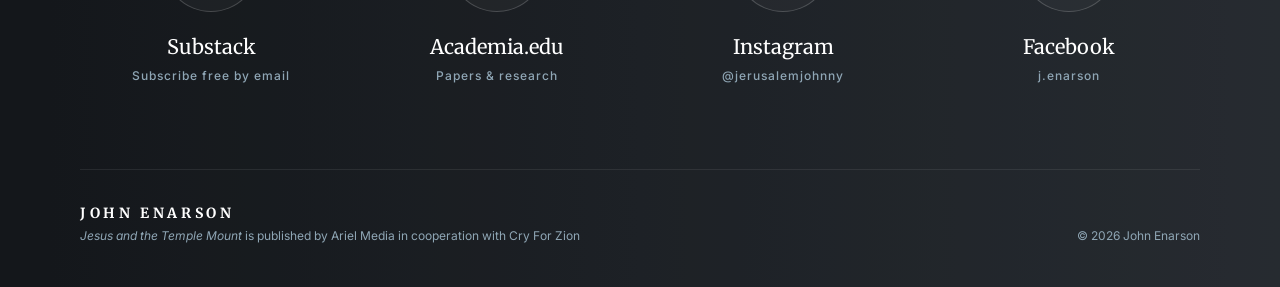
<file: book.html>
<!doctype html>
<html lang="en">
<head>
  <meta charset="utf-8">
  <meta name="viewport" content="width=device-width, initial-scale=1">
  <meta name="robots" content="noindex, nofollow"><!-- PRE-LAUNCH: remove when johnenarson.com goes live -->
  <title>Jesus and the Temple Mount · John Enarson</title>
  <meta name="description" content="Jesus and the Temple Mount: An Illustrated Guide for Followers of Jesus. A large-format coffee table book with an included Field Guide. Preorder and get the E-Book instantly.">
  <meta name="theme-color" content="#191d22">
  <meta property="og:type" content="website">
  <meta property="og:site_name" content="John Enarson">
  <meta property="og:title" content="Jesus and the Temple Mount · John Enarson">
  <meta property="og:description" content="Jesus and the Temple Mount: An Illustrated Guide for Followers of Jesus. A large-format coffee table book with an included Field Guide. Preorder and get the E-Book instantly.">
  <meta property="og:image" content="https://johnenarson.github.io/assets/img/share.jpg?v=2">
  <meta name="twitter:card" content="summary_large_image">
  <link rel="preconnect" href="https://fonts.googleapis.com">
  <link rel="preconnect" href="https://fonts.gstatic.com" crossorigin>
  <link href="https://fonts.googleapis.com/css2?family=Merriweather:ital,wght@0,300;0,400;0,700;1,300;1,400&family=Source+Serif+4:ital,opsz,wght@0,8..60,300;0,8..60,400;0,8..60,600;1,8..60,400&family=Inter:wght@400;500;600;700&display=swap" rel="stylesheet">
  <link rel="stylesheet" href="assets/css/site.css?v=65">
</head>
<body>
<div class="page">

<header class="site-header">
  <div class="bar">
    <a class="logo" href="./">JOHN ENARSON</a>
    <nav class="nav" aria-label="Main">
      <a href="book.html" aria-current="page">THE BOOK</a>
      <a href="film.html">THE FILM</a>
      <a href="about.html">ABOUT</a>
      <a href="speaking.html">SPEAKING</a>
      <a href="writing.html">WRITING</a>
      <a href="teaching.html">TEACHING</a>
      <a href="support.html">SUPPORT</a>
      <a class="nav-cta" href="https://arielmedia.shop" target="_blank" rel="noopener">PREORDER</a>
    </nav>
  </div>
</header>

<main>

<section class="page-hero">
  <div class="wrap book-hero">
    <div>
      <p class="eyebrow">The book</p>
      <h1>Jesus and the <em>Temple Mount</em></h1>
      <p class="lead" style="font-family: var(--sans); font-size: 14px; font-weight: 600; letter-spacing: 0.2em; text-transform: uppercase; color: var(--ink)">An Illustrated Guide for Followers of Jesus</p>
      <p class="lead">There is a small handful of guidebooks to the Temple Mount, but none tells the whole story that matters most to followers of Jesus: his own profound connection to this holy hill.</p>
      <p class="price"><b>$75</b> Hardcover · E-Book included with preorder</p>
      <div class="split">
        <a class="pre" href="https://arielmedia.shop" target="_blank" rel="noopener">PREORDER</a>
        <span class="div" aria-hidden="true"></span>
        <a class="look" href="#inside">LOOK INSIDE</a>
      </div>
    </div>
    <img class="book-cover" src="assets/img/cover.jpg?v=2" alt="Cover of Jesus and the Temple Mount by John Enarson" width="800" height="991">
  </div>
</section>
<nav class="subnav" aria-label="The Book"><div class="wrap"><a href="book.html" aria-current="page">Overview</a><a href="endorsements.html">Endorsements</a><a href="bulk.html">Bulk &amp; Wholesale</a><a href="media-kit.html">Media Kit</a></div></nav>

<section class="details" aria-label="Format">
  <div class="wrap">
    <div class="detail"><b>Hardcover</b><span>Large format coffee table book, 240 × 297 mm, with dust jacket</span></div>
    <div class="detail"><b>370 pages</b><span>Photographs, maps, and illustrations throughout</span></div>
    <div class="detail blue"><b>Field Guide</b><span>Included: a fold-out map to follow along on location</span></div>
    <a class="detail cta" href="https://arielmedia.shop" target="_blank" rel="noopener"><b>Preorder now →</b><span>and get the E-Book instantly while your hardcover is on its way</span></a>
  </div>
</section>

<section class="sec">
  <div class="wrap two">
    <div>
      <p class="eyebrow">Why this book</p>
      <h2 class="h2">Jesus loved the <em>Temple Mount.</em></h2>
    </div>
    <div class="prose">
      <p>Nearly every prophet, priest, and king in the Bible ascended here, and nowhere else in Israel can you stand in so many places where biblical heroes truly stood, and where Jesus himself walked, taught, and prayed.</p>
      <p>He called it his “Father’s House,” and his disciples said zeal for it consumed him. From infancy to ascension, his life was bound to this place, yet few of his modern followers identify with his passion. This richly illustrated guide asks why, and aims to make that passion contagious.</p>
    </div>
  </div>
</section>

<section id="inside" class="sec tint">
  <div class="wrap">
    <p class="eyebrow">Inside the book</p>
    <h2 class="h2">Twenty-two chapters. <em>Fifteen locations.</em></h2>
    <p class="lead" style="margin-bottom: 56px">Site by site, it guides you through the fifteen locations most significant to Jesus and his early disciples, then traces the Mount’s momentous history to the biblical hope still to come.</p>
    <div class="flipbook" data-flipbook data-list="2,3,4,5,6,7,18,19,20,21,40,41,48,49,50,51,54,55,80,81,84,85,142,143,154,155,170,171,172,173,190,191,192,193,204,205,212,213,214,215,230,231,250,251,272,273,302,303" data-start="6" data-base="assets/flip/pg" data-shop="https://arielmedia.shop" tabindex="0" role="region" aria-label="Look inside the book: selected sample spreads">
      <div class="fb-book"><div class="fb-stage"></div></div>
      <div class="fb-controls">
        <button class="fb-prev" type="button" aria-label="Previous spread"><svg viewBox="0 0 24 24" fill="none" stroke="currentColor" stroke-width="1.8" stroke-linecap="round" stroke-linejoin="round" aria-hidden="true"><path d="M15 5l-7 7 7 7"/></svg></button>
        <span class="fb-status" aria-live="polite"></span>
        <button class="fb-next" type="button" aria-label="Next spread"><svg viewBox="0 0 24 24" fill="none" stroke="currentColor" stroke-width="1.8" stroke-linecap="round" stroke-linejoin="round" aria-hidden="true"><path d="M9 5l7 7-7 7"/></svg></button>
        <button class="fb-full" type="button" aria-label="Full screen"><svg viewBox="0 0 24 24" fill="none" stroke="currentColor" stroke-width="1.8" stroke-linecap="round" stroke-linejoin="round" aria-hidden="true"><path d="M4 9V4h5M20 9V4h-5M4 15v5h5M20 15v5h-5"/></svg></button>
      </div>
    </div>
    <div class="cards">
      <div class="card"><span class="num">01</span><h3>Where Jesus walked</h3><p>Gospel and Acts events mapped to their archaeologically informed locations on the Mount.</p></div>
      <div class="card"><span class="num">02</span><h3>Destruction and archaeology</h3><p>Jerusalem’s fall, and what the stones and the scholarship reveal today.</p></div>
      <div class="card"><span class="num">03</span><h3>Christian and Muslim rule</h3><p>The centuries of Byzantine, Islamic, and Crusader Jerusalem.</p></div>
      <div class="card"><span class="num">04</span><h3>1967 to today</h3><p>Reunification, access to the Mount, and the contested present.</p></div>
      <div class="card"><span class="num">05</span><h3>The hope to come</h3><p>The Temple Mount’s place in biblical prophecy and the restoration of Zion.</p></div>
      <div class="card"><span class="num">06</span><h3>The Field Guide</h3><p>A fold-out map to carry up the Mount, or to follow along from home.</p></div>
    </div>
  </div>
</section>

<section class="temple">
  <div class="temple-bg" aria-hidden="true"></div>
  <div class="temple-shade" aria-hidden="true"></div>
  <div class="temple-in">
    <p class="eyebrow">A pilgrimage of ascension</p>
    <p class="big">Whether you carry it up the Mount in person or ascend from the chair in your living room, this is an invitation to see beyond the facade of stone and dust and <em>behold Jerusalem with eyes of the spirit.</em></p>
  </div>
</section>

<section class="sec">
  <div class="wrap">
    <p class="eyebrow">Endorsements</p>
    <div class="quotes">
      <figure class="quote">
        <img src="assets/img/mcdermott.jpg" alt="Rev. Dr. Gerald McDermott" width="120" height="120" loading="lazy">
        <blockquote>“If you have been to Jerusalem, you will treasure this book as the most informative guide ever.”</blockquote>
        <figcaption><b>Rev. Dr. Gerald McDermott</b><br>Reformed Episcopal &amp; Jerusalem Seminaries</figcaption>
      </figure>
      <figure class="quote">
        <img src="assets/img/gomes.jpg?v=4" alt="Rev’d Canon Dr. Jules Gomes" width="120" height="120" loading="lazy">
        <blockquote>“Encyclopedic in its scope … There simply isn’t another book like it.”</blockquote>
        <figcaption><b>Rev’d Canon Dr. Jules Gomes</b><br>PhD in Hebrew Bible, University of Cambridge</figcaption>
      </figure>
    </div>
    <a class="text-link" href="endorsements.html">Read all endorsements →</a>
  </div>
</section>

<section class="sec tint">
  <div class="wrap">
    <p class="eyebrow">Questions</p>
    <h2 class="h2">Preorder <em>details</em></h2>
    <div class="faq">
      <details><summary>What do I get when I preorder?</summary><p>Your copy of the large-format hardcover, shipped when the book is released, plus the E-Book delivered to you immediately so you can start reading right away.</p></details>
      <details><summary>When will the hardcover ship?</summary><p>The release date will be announced soon. Subscribe for updates and you’ll be the first to know.</p></details>
      <details><summary>Do you ship internationally?</summary><p>Shipping options and costs for your country are shown at checkout on arielmedia.shop.</p></details>
      <details><summary>Can my church or group order several copies?</summary><p>Yes. See <a href="bulk.html">Bulk &amp; Wholesale</a> for churches, bookstores, ministries, and tour groups.</p></details>
      <details><summary>Who publishes the book?</summary><p><i>Jesus and the Temple Mount</i> is published by <a class="inline-link" href="https://arielmedia.shop/" target="_blank" rel="noopener">Ariel Media</a> in cooperation with <a class="inline-link" href="https://cryforzion.com/" target="_blank" rel="noopener">Cry For Zion</a>.</p></details>
    </div>
  </div>
</section>

<section class="cta-band">
  <div class="in">
    <h2>Preorder now and start reading <em>today.</em></h2>
    <p>Every preorder includes the E-Book, delivered instantly, while your hardcover is on its way.</p>
    <a class="btn btn-dark" href="https://arielmedia.shop" target="_blank" rel="noopener">Preorder at Ariel Media</a>
  </div>
</section>

</main>

<footer class="site-footer">
  <div class="follow">
    <p class="eyebrow">Follow John</p>
    <ul class="socials">
      <li><a href="https://johnenarson.substack.com/subscribe" target="_blank" rel="noopener"><span class="ic"><svg width="30" height="30" viewBox="0 0 24 24" fill="none" stroke="currentColor" stroke-width="1.6" stroke-linecap="round" stroke-linejoin="round" aria-hidden="true"><path d="M5 4h14M5 8h14M5 12h14v8l-7-3.5L5 20z"/></svg></span><b>Substack</b><small>Subscribe free by email</small></a></li>
      <li><a href="https://teol.academia.edu/JohnEnarson" target="_blank" rel="noopener"><span class="ic"><svg width="30" height="30" viewBox="0 0 24 24" fill="none" stroke="currentColor" stroke-width="1.6" stroke-linecap="round" stroke-linejoin="round" aria-hidden="true"><path d="M2.5 9 12 4.5 21.5 9 12 13.5z"/><path d="M6.5 11v4.5c0 1.4 2.5 3 5.5 3s5.5-1.6 5.5-3V11"/><path d="M21.5 9v5"/></svg></span><b>Academia.edu</b><small>Papers &amp; research</small></a></li>
      <li><a href="https://www.instagram.com/jerusalemjohnny" target="_blank" rel="noopener"><span class="ic"><svg width="30" height="30" viewBox="0 0 24 24" fill="none" stroke="currentColor" stroke-width="1.6" stroke-linecap="round" stroke-linejoin="round" aria-hidden="true"><rect x="3.5" y="3.5" width="17" height="17" rx="5"/><circle cx="12" cy="12" r="4"/><circle cx="17.2" cy="6.8" r="0.6" fill="currentColor"/></svg></span><b>Instagram</b><small>@jerusalemjohnny</small></a></li>
      <li><a href="https://www.facebook.com/j.enarson" target="_blank" rel="noopener"><span class="ic"><svg width="30" height="30" viewBox="0 0 24 24" fill="none" stroke="currentColor" stroke-width="1.6" stroke-linecap="round" stroke-linejoin="round" aria-hidden="true"><path d="M14.5 21v-8h2.7l.4-3.2h-3.1V7.9c0-.9.3-1.6 1.6-1.6h1.7V3.5a22 22 0 0 0-2.5-.1c-2.5 0-4.1 1.5-4.1 4.2v2.2H8.4V13h2.8v8"/></svg></span><b>Facebook</b><small>j.enarson</small></a></li>
    </ul>
  </div>
  <div class="wrap base">
    <div>
      <span class="name">JOHN ENARSON</span>
      <span><i>Jesus and the Temple Mount</i> is published by Ariel Media in cooperation with Cry For Zion</span>
    </div>
    <span>© 2026 John Enarson</span>
  </div>
</footer>

</div>
<script src="assets/js/pages.js?v=65"></script>
<script src="assets/js/site.js?v=65"></script>
<script src="assets/js/flipbook.js?v=65"></script>
</body>
</html>
</file>
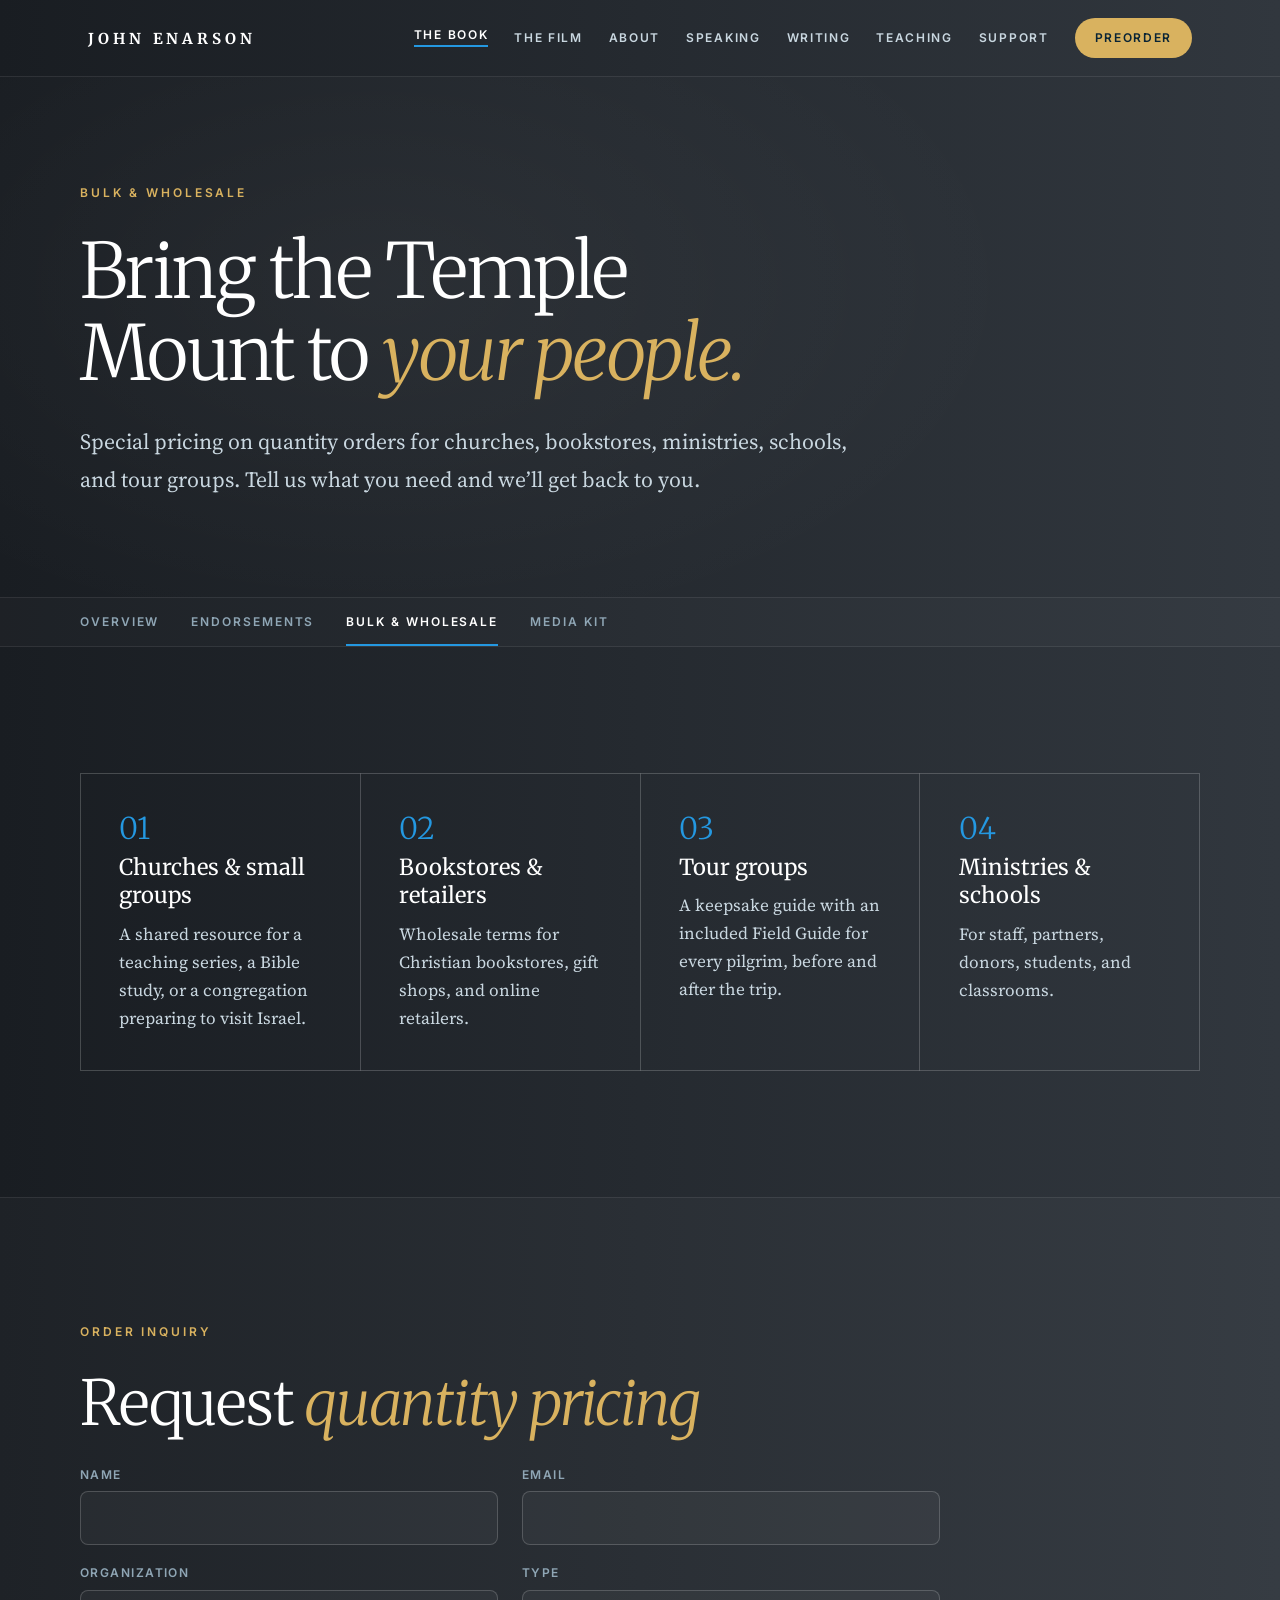
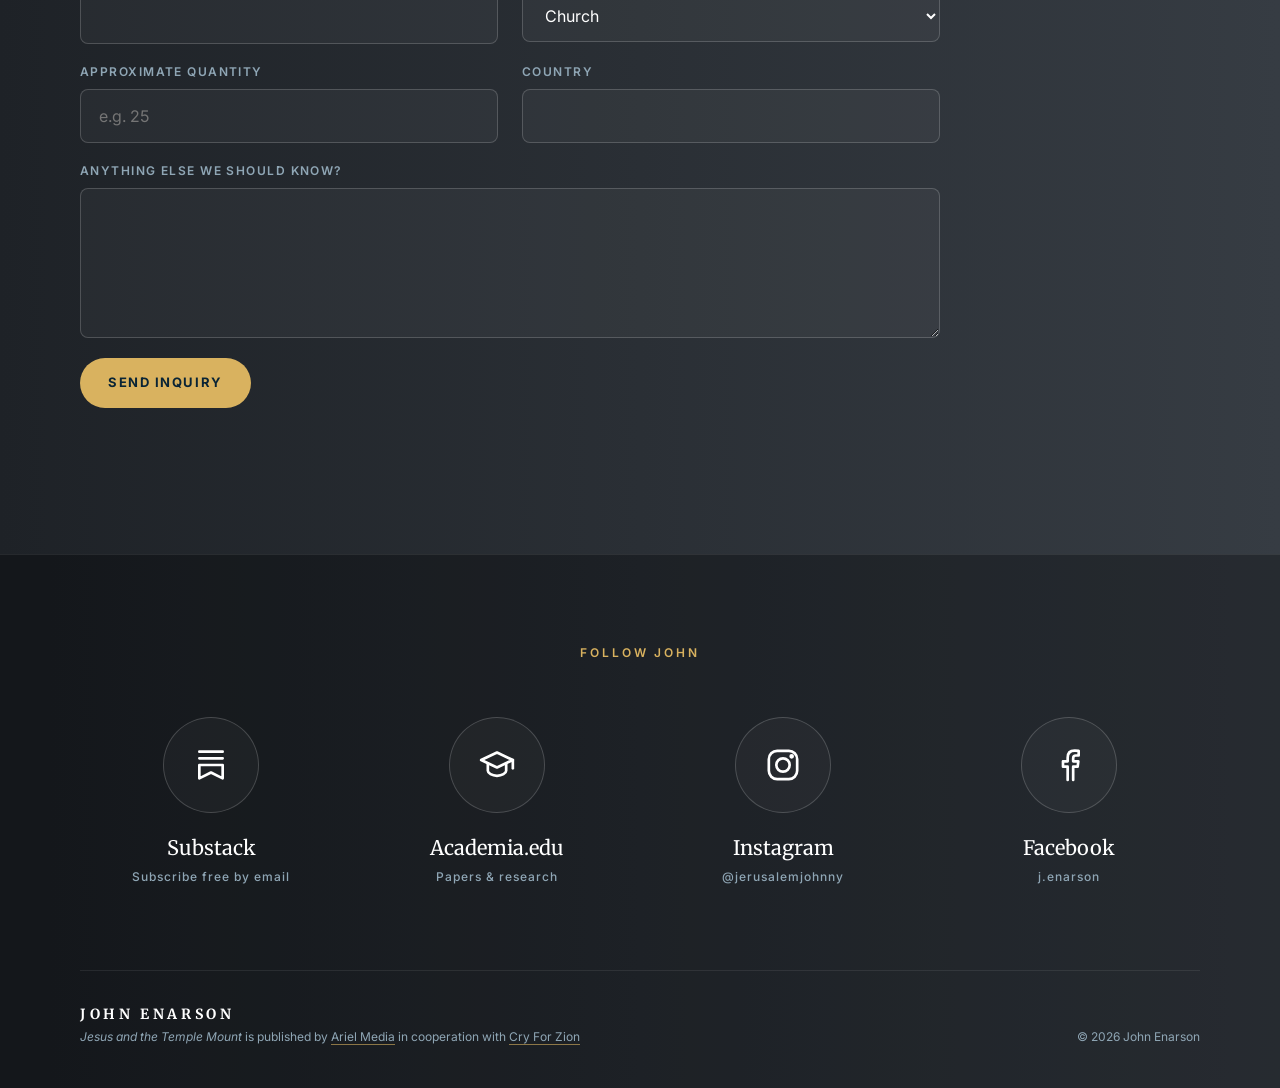
<file: bulk.html>
<!doctype html>
<html lang="en">
<head>
  <meta charset="utf-8">
  <meta name="viewport" content="width=device-width, initial-scale=1">
  <meta name="robots" content="noindex, nofollow"><!-- PRE-LAUNCH: remove when johnenarson.com goes live -->
  <title>Bulk & Wholesale · John Enarson</title>
  <meta name="description" content="Order Jesus and the Temple Mount in quantity for your church, bookstore, ministry, or tour group.">
  <meta name="theme-color" content="#191d22">
  <meta property="og:type" content="website">
  <meta property="og:site_name" content="John Enarson">
  <meta property="og:title" content="Bulk & Wholesale · John Enarson">
  <meta property="og:description" content="Order Jesus and the Temple Mount in quantity for your church, bookstore, ministry, or tour group.">
  <meta property="og:image" content="https://johnenarson.github.io/assets/img/share.jpg?v=2">
  <meta name="twitter:card" content="summary_large_image">
  <link rel="preconnect" href="https://fonts.googleapis.com">
  <link rel="preconnect" href="https://fonts.gstatic.com" crossorigin>
  <link href="https://fonts.googleapis.com/css2?family=Merriweather:ital,wght@0,300;0,400;0,700;1,300;1,400&family=Source+Serif+4:ital,opsz,wght@0,8..60,300;0,8..60,400;0,8..60,600;1,8..60,400&family=Inter:wght@400;500;600;700&display=swap" rel="stylesheet">
  <link rel="stylesheet" href="assets/css/site.css?v=65">
</head>
<body>
<div class="page">

<header class="site-header">
  <div class="bar">
    <a class="logo" href="./">JOHN ENARSON</a>
    <nav class="nav" aria-label="Main">
      <a href="book.html" aria-current="page">THE BOOK</a>
      <a href="film.html">THE FILM</a>
      <a href="about.html">ABOUT</a>
      <a href="speaking.html">SPEAKING</a>
      <a href="writing.html">WRITING</a>
      <a href="teaching.html">TEACHING</a>
      <a href="support.html">SUPPORT</a>
      <a class="nav-cta" href="https://arielmedia.shop" target="_blank" rel="noopener">PREORDER</a>
    </nav>
  </div>
</header>

<main>

<section class="page-hero">
  <div class="wrap">
    <p class="eyebrow">Bulk &amp; wholesale</p>
    <h1>Bring the Temple Mount to <em>your people.</em></h1>
    <p class="lead">Special pricing on quantity orders for churches, bookstores, ministries, schools, and tour groups. Tell us what you need and we’ll get back to you.</p>
  </div>
</section>
<nav class="subnav" aria-label="The Book"><div class="wrap"><a href="book.html">Overview</a><a href="endorsements.html">Endorsements</a><a href="bulk.html" aria-current="page">Bulk &amp; Wholesale</a><a href="media-kit.html">Media Kit</a></div></nav>

<section class="sec" style="border-top: 0">
  <div class="wrap">
    <div class="cards">
      <div class="card"><span class="num">01</span><h3>Churches &amp; small groups</h3><p>A shared resource for a teaching series, a Bible study, or a congregation preparing to visit Israel.</p></div>
      <div class="card"><span class="num">02</span><h3>Bookstores &amp; retailers</h3><p>Wholesale terms for Christian bookstores, gift shops, and online retailers.</p></div>
      <div class="card"><span class="num">03</span><h3>Tour groups</h3><p>A keepsake guide with an included Field Guide for every pilgrim, before and after the trip.</p></div>
      <div class="card"><span class="num">04</span><h3>Ministries &amp; schools</h3><p>For staff, partners, donors, students, and classrooms.</p></div>
    </div>
  </div>
</section>

<section id="inquiry" class="sec tint">
  <div class="wrap">
    <p class="eyebrow">Order inquiry</p>
    <h2 class="h2">Request <em>quantity pricing</em></h2>
    <form class="form" data-form action="https://formspree.io/f/REPLACE_ME" method="post">
      <input type="hidden" name="_subject" value="Bulk order inquiry: Jesus and the Temple Mount">
      <label>Name<input name="name" required autocomplete="name"></label>
      <label>Email<input name="email" type="email" required autocomplete="email"></label>
      <label>Organization<input name="organization" autocomplete="organization"></label>
      <label>Type<select name="type"><option>Church</option><option>Bookstore / retailer</option><option>Tour group</option><option>Ministry</option><option>School</option><option>Other</option></select></label>
      <label>Approximate quantity<input name="quantity" inputmode="numeric" placeholder="e.g. 25"></label>
      <label>Country<input name="country" autocomplete="country-name"></label>
      <label class="full">Anything else we should know?<textarea name="message"></textarea></label>
      <button class="btn btn-gold" type="submit">Send inquiry</button>
      <p class="form-note" role="status"></p>
    </form>
  </div>
</section>

</main>

<footer class="site-footer">
  <div class="follow">
    <p class="eyebrow">Follow John</p>
    <ul class="socials">
      <li><a href="https://johnenarson.substack.com/subscribe" target="_blank" rel="noopener"><span class="ic"><svg width="30" height="30" viewBox="0 0 24 24" fill="none" stroke="currentColor" stroke-width="1.6" stroke-linecap="round" stroke-linejoin="round" aria-hidden="true"><path d="M5 4h14M5 8h14M5 12h14v8l-7-3.5L5 20z"/></svg></span><b>Substack</b><small>Subscribe free by email</small></a></li>
      <li><a href="https://teol.academia.edu/JohnEnarson" target="_blank" rel="noopener"><span class="ic"><svg width="30" height="30" viewBox="0 0 24 24" fill="none" stroke="currentColor" stroke-width="1.6" stroke-linecap="round" stroke-linejoin="round" aria-hidden="true"><path d="M2.5 9 12 4.5 21.5 9 12 13.5z"/><path d="M6.5 11v4.5c0 1.4 2.5 3 5.5 3s5.5-1.6 5.5-3V11"/><path d="M21.5 9v5"/></svg></span><b>Academia.edu</b><small>Papers &amp; research</small></a></li>
      <li><a href="https://www.instagram.com/jerusalemjohnny" target="_blank" rel="noopener"><span class="ic"><svg width="30" height="30" viewBox="0 0 24 24" fill="none" stroke="currentColor" stroke-width="1.6" stroke-linecap="round" stroke-linejoin="round" aria-hidden="true"><rect x="3.5" y="3.5" width="17" height="17" rx="5"/><circle cx="12" cy="12" r="4"/><circle cx="17.2" cy="6.8" r="0.6" fill="currentColor"/></svg></span><b>Instagram</b><small>@jerusalemjohnny</small></a></li>
      <li><a href="https://www.facebook.com/j.enarson" target="_blank" rel="noopener"><span class="ic"><svg width="30" height="30" viewBox="0 0 24 24" fill="none" stroke="currentColor" stroke-width="1.6" stroke-linecap="round" stroke-linejoin="round" aria-hidden="true"><path d="M14.5 21v-8h2.7l.4-3.2h-3.1V7.9c0-.9.3-1.6 1.6-1.6h1.7V3.5a22 22 0 0 0-2.5-.1c-2.5 0-4.1 1.5-4.1 4.2v2.2H8.4V13h2.8v8"/></svg></span><b>Facebook</b><small>j.enarson</small></a></li>
    </ul>
  </div>
  <div class="wrap base">
    <div>
      <span class="name">JOHN ENARSON</span>
      <span><i>Jesus and the Temple Mount</i> is published by <a class="inline-link" href="https://arielmedia.shop/" target="_blank" rel="noopener">Ariel Media</a> in cooperation with <a class="inline-link" href="https://cryforzion.com/" target="_blank" rel="noopener">Cry For Zion</a></span>
    </div>
    <span>© 2026 John Enarson</span>
  </div>
</footer>

</div>
<script src="assets/js/pages.js?v=65"></script>
</body>
</html>
</file>
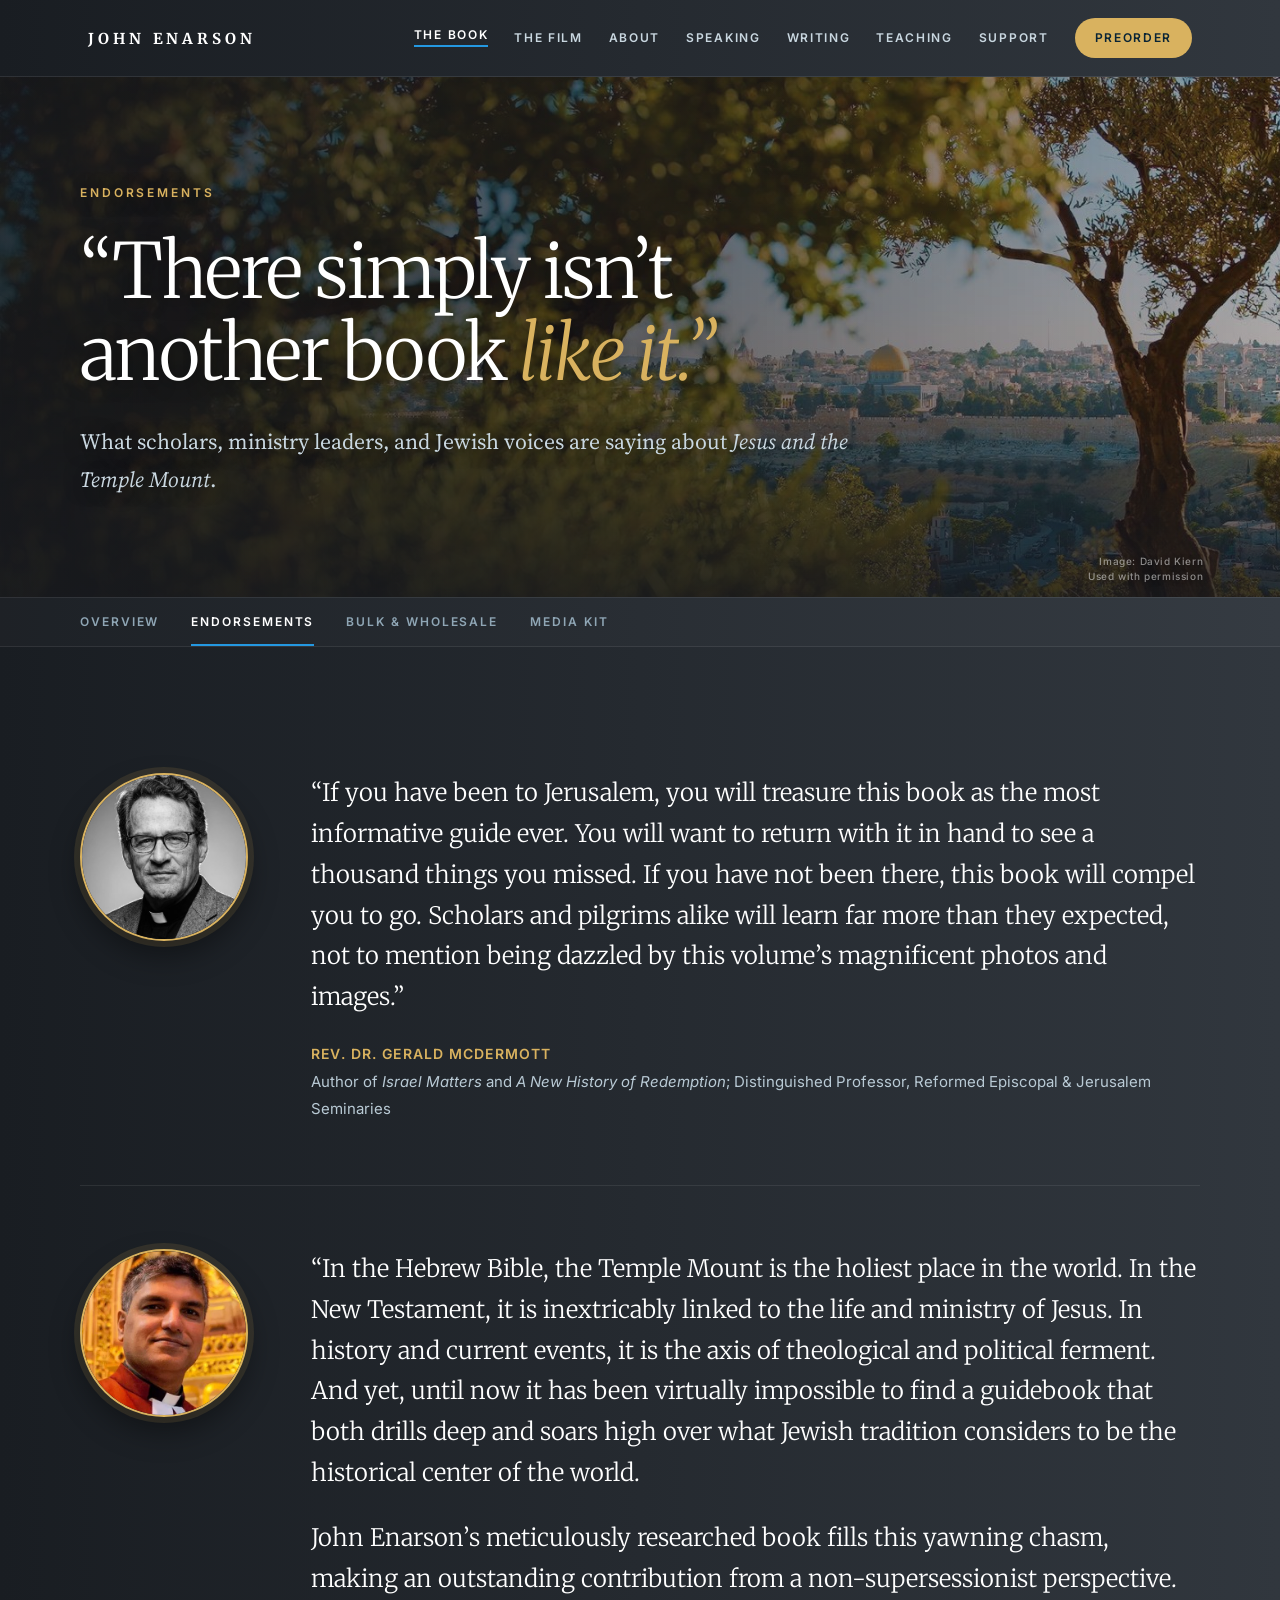
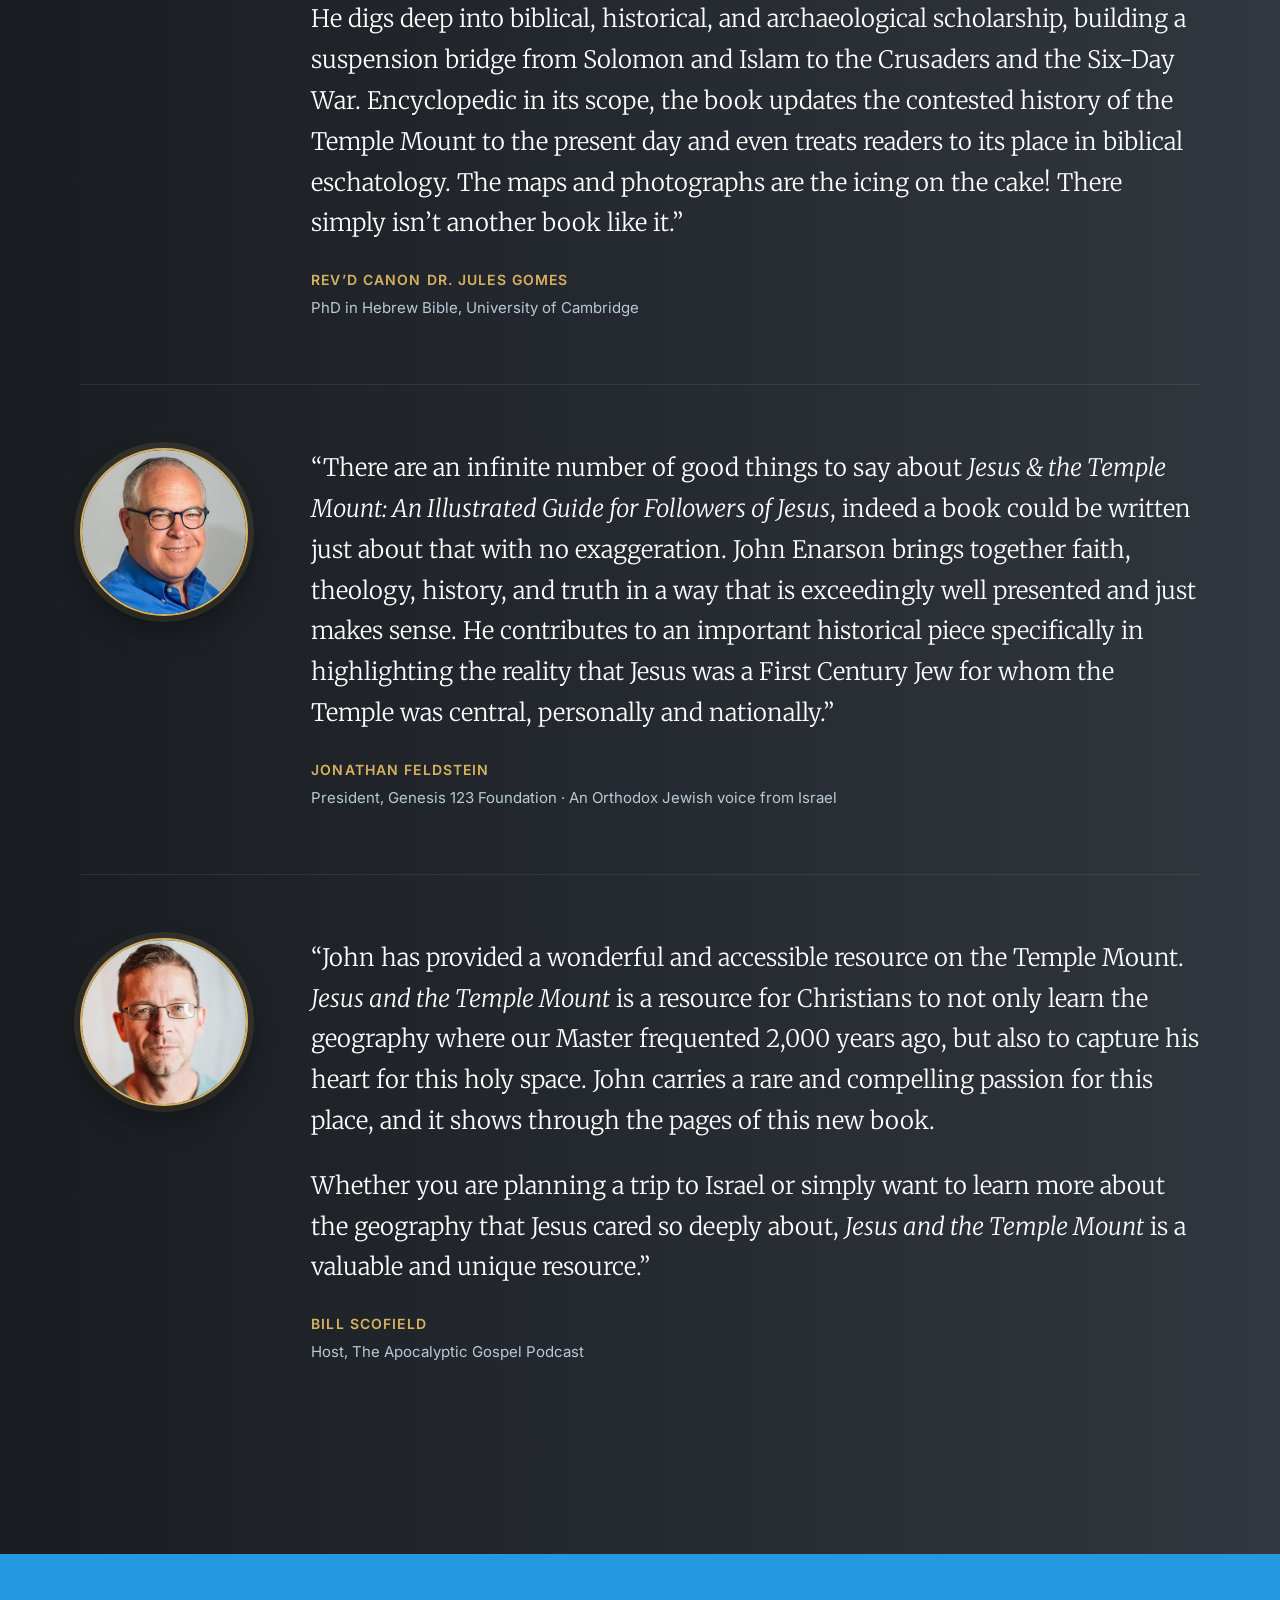
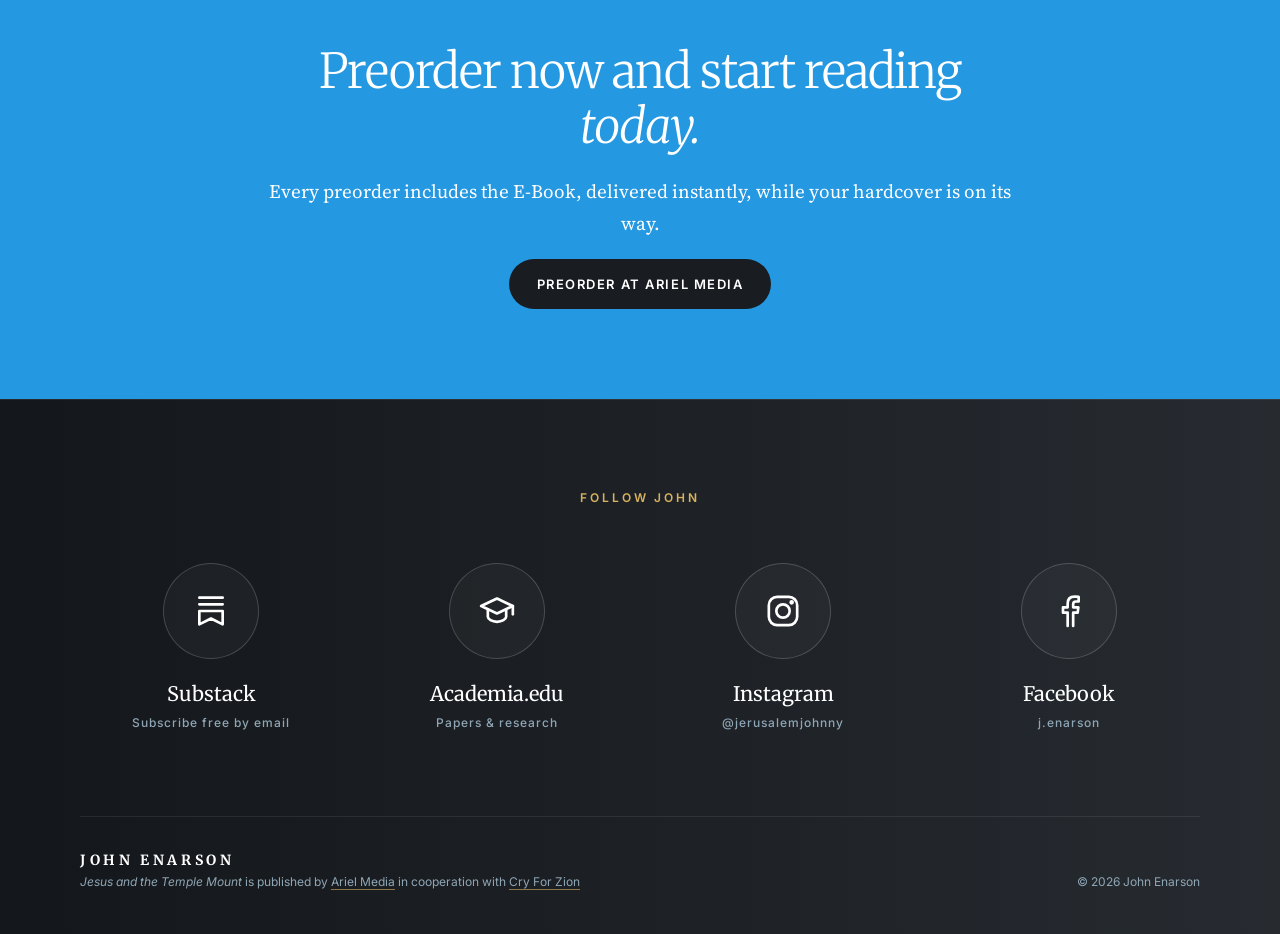
<file: endorsements.html>
<!doctype html>
<html lang="en">
<head>
  <meta charset="utf-8">
  <meta name="viewport" content="width=device-width, initial-scale=1">
  <meta name="robots" content="noindex, nofollow"><!-- PRE-LAUNCH: remove when johnenarson.com goes live -->
  <title>Endorsements · John Enarson</title>
  <meta name="description" content="What scholars, ministry leaders, and Jewish voices are saying about Jesus and the Temple Mount by John Enarson.">
  <meta name="theme-color" content="#191d22">
  <meta property="og:type" content="website">
  <meta property="og:site_name" content="John Enarson">
  <meta property="og:title" content="Endorsements · John Enarson">
  <meta property="og:description" content="What scholars, ministry leaders, and Jewish voices are saying about Jesus and the Temple Mount by John Enarson.">
  <meta property="og:image" content="https://johnenarson.github.io/assets/img/share.jpg?v=2">
  <meta name="twitter:card" content="summary_large_image">
  <link rel="preconnect" href="https://fonts.googleapis.com">
  <link rel="preconnect" href="https://fonts.gstatic.com" crossorigin>
  <link href="https://fonts.googleapis.com/css2?family=Merriweather:ital,wght@0,300;0,400;0,700;1,300;1,400&family=Source+Serif+4:ital,opsz,wght@0,8..60,300;0,8..60,400;0,8..60,600;1,8..60,400&family=Inter:wght@400;500;600;700&display=swap" rel="stylesheet">
  <link rel="stylesheet" href="assets/css/site.css?v=65">
</head>
<body>
<div class="page">

<header class="site-header">
  <div class="bar">
    <a class="logo" href="./">JOHN ENARSON</a>
    <nav class="nav" aria-label="Main">
      <a href="book.html" aria-current="page">THE BOOK</a>
      <a href="film.html">THE FILM</a>
      <a href="about.html">ABOUT</a>
      <a href="speaking.html">SPEAKING</a>
      <a href="writing.html">WRITING</a>
      <a href="teaching.html">TEACHING</a>
      <a href="support.html">SUPPORT</a>
      <a class="nav-cta" href="https://arielmedia.shop" target="_blank" rel="noopener">PREORDER</a>
    </nav>
  </div>
</header>

<main>

<section class="page-hero photo">
  <div class="ph-bg" aria-hidden="true"></div>
  <p class="photo-credit pc-right">Image: David Kiern<br>Used with permission</p>
  <div class="wrap">
    <p class="eyebrow">Endorsements</p>
    <h1>“There simply isn’t another book <em>like it.”</em></h1>
    <p class="lead">What scholars, ministry leaders, and Jewish voices are saying about <i>Jesus and the Temple Mount</i>.</p>
  </div>
</section>
<nav class="subnav" aria-label="The Book"><div class="wrap"><a href="book.html">Overview</a><a href="endorsements.html" aria-current="page">Endorsements</a><a href="bulk.html">Bulk &amp; Wholesale</a><a href="media-kit.html">Media Kit</a></div></nav>

<section class="sec" style="border-top: 0">
  <div class="wrap">
    <article class="endorse">
      <div class="who"><img src="assets/img/mcdermott.jpg" alt="Rev. Dr. Gerald McDermott" width="120" height="120" loading="lazy"></div>
      <div>
        <blockquote><p>“If you have been to Jerusalem, you will treasure this book as the most informative guide ever. You will want to return with it in hand to see a thousand things you missed. If you have not been there, this book will compel you to go. Scholars and pilgrims alike will learn far more than they expected, not to mention being dazzled by this volume’s magnificent photos and images.”</p></blockquote>
        <cite><b>Rev. Dr. Gerald McDermott</b>Author of <i>Israel Matters</i> and <i>A New History of Redemption</i>; Distinguished Professor, Reformed Episcopal &amp; Jerusalem Seminaries</cite>
      </div>
    </article>
    <article class="endorse">
      <div class="who"><img src="assets/img/gomes.jpg?v=4" alt="Rev’d Canon Dr. Jules Gomes" width="120" height="120" loading="lazy"></div>
      <div>
        <blockquote><p>“In the Hebrew Bible, the Temple Mount is the holiest place in the world. In the New Testament, it is inextricably linked to the life and ministry of Jesus. In history and current events, it is the axis of theological and political ferment. And yet, until now it has been virtually impossible to find a guidebook that both drills deep and soars high over what Jewish tradition considers to be the historical center of the world.</p><p>John Enarson’s meticulously researched book fills this yawning chasm, making an outstanding contribution from a non-supersessionist perspective. He digs deep into biblical, historical, and archaeological scholarship, building a suspension bridge from Solomon and Islam to the Crusaders and the Six-Day War. Encyclopedic in its scope, the book updates the contested history of the Temple Mount to the present day and even treats readers to its place in biblical eschatology. The maps and photographs are the icing on the cake! There simply isn’t another book like it.”</p></blockquote>
        <cite><b>Rev’d Canon Dr. Jules Gomes</b>PhD in Hebrew Bible, University of Cambridge</cite>
      </div>
    </article>
    <article class="endorse">
      <div class="who"><img src="assets/img/feldstein.jpg?v=3" alt="Jonathan Feldstein" width="168" height="168" loading="lazy"></div>
      <div>
        <blockquote><p>“There are an infinite number of good things to say about <i>Jesus &amp; the Temple Mount: An Illustrated Guide for Followers of Jesus</i>, indeed a book could be written just about that with no exaggeration. John Enarson brings together faith, theology, history, and truth in a way that is exceedingly well presented and just makes sense. He contributes to an important historical piece specifically in highlighting the reality that Jesus was a First Century Jew for whom the Temple was central, personally and nationally.”</p></blockquote>
        <cite><b>Jonathan Feldstein</b>President, Genesis 123 Foundation · An Orthodox Jewish voice from Israel</cite>
      </div>
    </article>
    <article class="endorse">
      <div class="who"><img src="assets/img/scofield.jpg" alt="Bill Scofield" width="168" height="168" loading="lazy"></div>
      <div>
        <blockquote><p>“John has provided a wonderful and accessible resource on the Temple Mount. <i>Jesus and the Temple Mount</i> is a resource for Christians to not only learn the geography where our Master frequented 2,000 years ago, but also to capture his heart for this holy space. John carries a rare and compelling passion for this place, and it shows through the pages of this new book.</p><p>Whether you are planning a trip to Israel or simply want to learn more about the geography that Jesus cared so deeply about, <i>Jesus and the Temple Mount</i> is a valuable and unique resource.”</p></blockquote>
        <cite><b>Bill Scofield</b>Host, The Apocalyptic Gospel Podcast</cite>
      </div>
    </article>
  </div>
</section>

<section class="cta-band">
  <div class="in">
    <h2>Preorder now and start reading <em>today.</em></h2>
    <p>Every preorder includes the E-Book, delivered instantly, while your hardcover is on its way.</p>
    <a class="btn btn-dark" href="https://arielmedia.shop" target="_blank" rel="noopener">Preorder at Ariel Media</a>
  </div>
</section>

</main>

<footer class="site-footer">
  <div class="follow">
    <p class="eyebrow">Follow John</p>
    <ul class="socials">
      <li><a href="https://johnenarson.substack.com/subscribe" target="_blank" rel="noopener"><span class="ic"><svg width="30" height="30" viewBox="0 0 24 24" fill="none" stroke="currentColor" stroke-width="1.6" stroke-linecap="round" stroke-linejoin="round" aria-hidden="true"><path d="M5 4h14M5 8h14M5 12h14v8l-7-3.5L5 20z"/></svg></span><b>Substack</b><small>Subscribe free by email</small></a></li>
      <li><a href="https://teol.academia.edu/JohnEnarson" target="_blank" rel="noopener"><span class="ic"><svg width="30" height="30" viewBox="0 0 24 24" fill="none" stroke="currentColor" stroke-width="1.6" stroke-linecap="round" stroke-linejoin="round" aria-hidden="true"><path d="M2.5 9 12 4.5 21.5 9 12 13.5z"/><path d="M6.5 11v4.5c0 1.4 2.5 3 5.5 3s5.5-1.6 5.5-3V11"/><path d="M21.5 9v5"/></svg></span><b>Academia.edu</b><small>Papers &amp; research</small></a></li>
      <li><a href="https://www.instagram.com/jerusalemjohnny" target="_blank" rel="noopener"><span class="ic"><svg width="30" height="30" viewBox="0 0 24 24" fill="none" stroke="currentColor" stroke-width="1.6" stroke-linecap="round" stroke-linejoin="round" aria-hidden="true"><rect x="3.5" y="3.5" width="17" height="17" rx="5"/><circle cx="12" cy="12" r="4"/><circle cx="17.2" cy="6.8" r="0.6" fill="currentColor"/></svg></span><b>Instagram</b><small>@jerusalemjohnny</small></a></li>
      <li><a href="https://www.facebook.com/j.enarson" target="_blank" rel="noopener"><span class="ic"><svg width="30" height="30" viewBox="0 0 24 24" fill="none" stroke="currentColor" stroke-width="1.6" stroke-linecap="round" stroke-linejoin="round" aria-hidden="true"><path d="M14.5 21v-8h2.7l.4-3.2h-3.1V7.9c0-.9.3-1.6 1.6-1.6h1.7V3.5a22 22 0 0 0-2.5-.1c-2.5 0-4.1 1.5-4.1 4.2v2.2H8.4V13h2.8v8"/></svg></span><b>Facebook</b><small>j.enarson</small></a></li>
    </ul>
  </div>
  <div class="wrap base">
    <div>
      <span class="name">JOHN ENARSON</span>
      <span><i>Jesus and the Temple Mount</i> is published by <a class="inline-link" href="https://arielmedia.shop/" target="_blank" rel="noopener">Ariel Media</a> in cooperation with <a class="inline-link" href="https://cryforzion.com/" target="_blank" rel="noopener">Cry For Zion</a></span>
    </div>
    <span>© 2026 John Enarson</span>
  </div>
</footer>

</div>
<script src="assets/js/pages.js?v=65"></script>
</body>
</html>
</file>
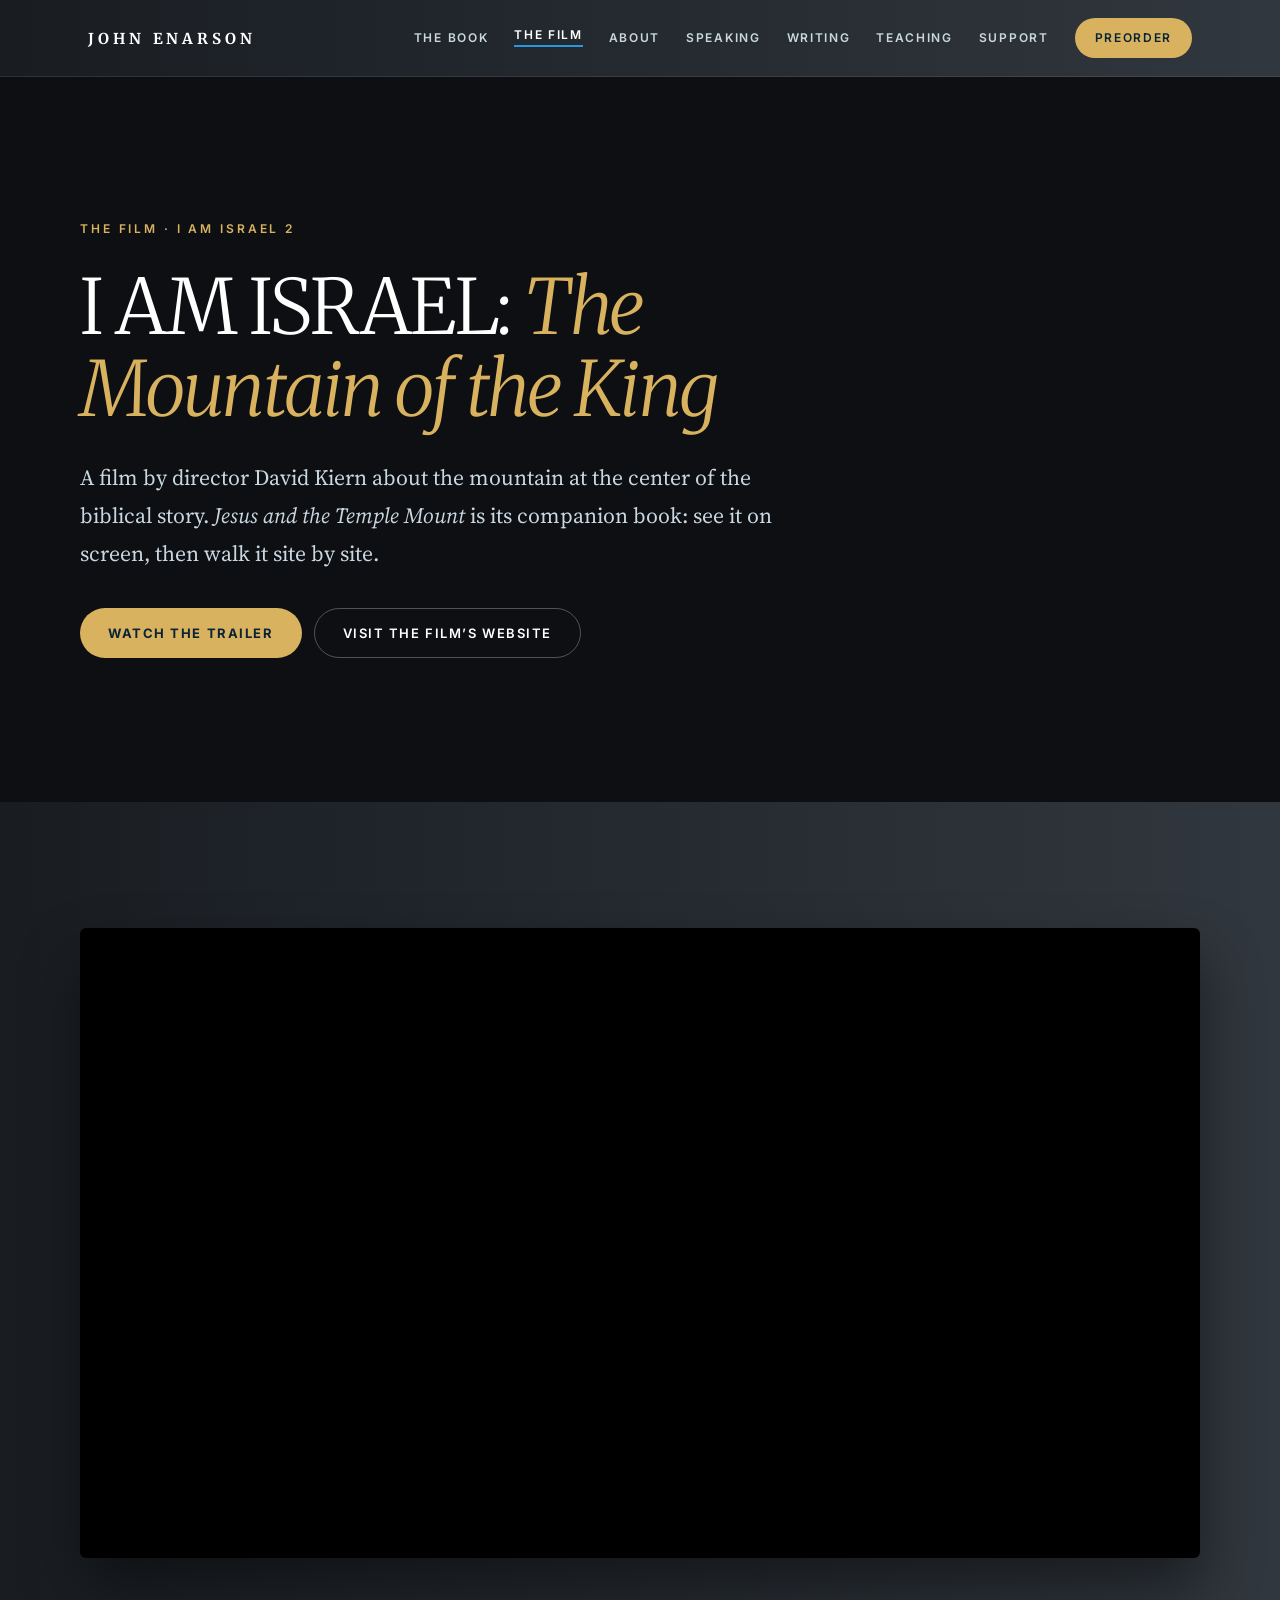
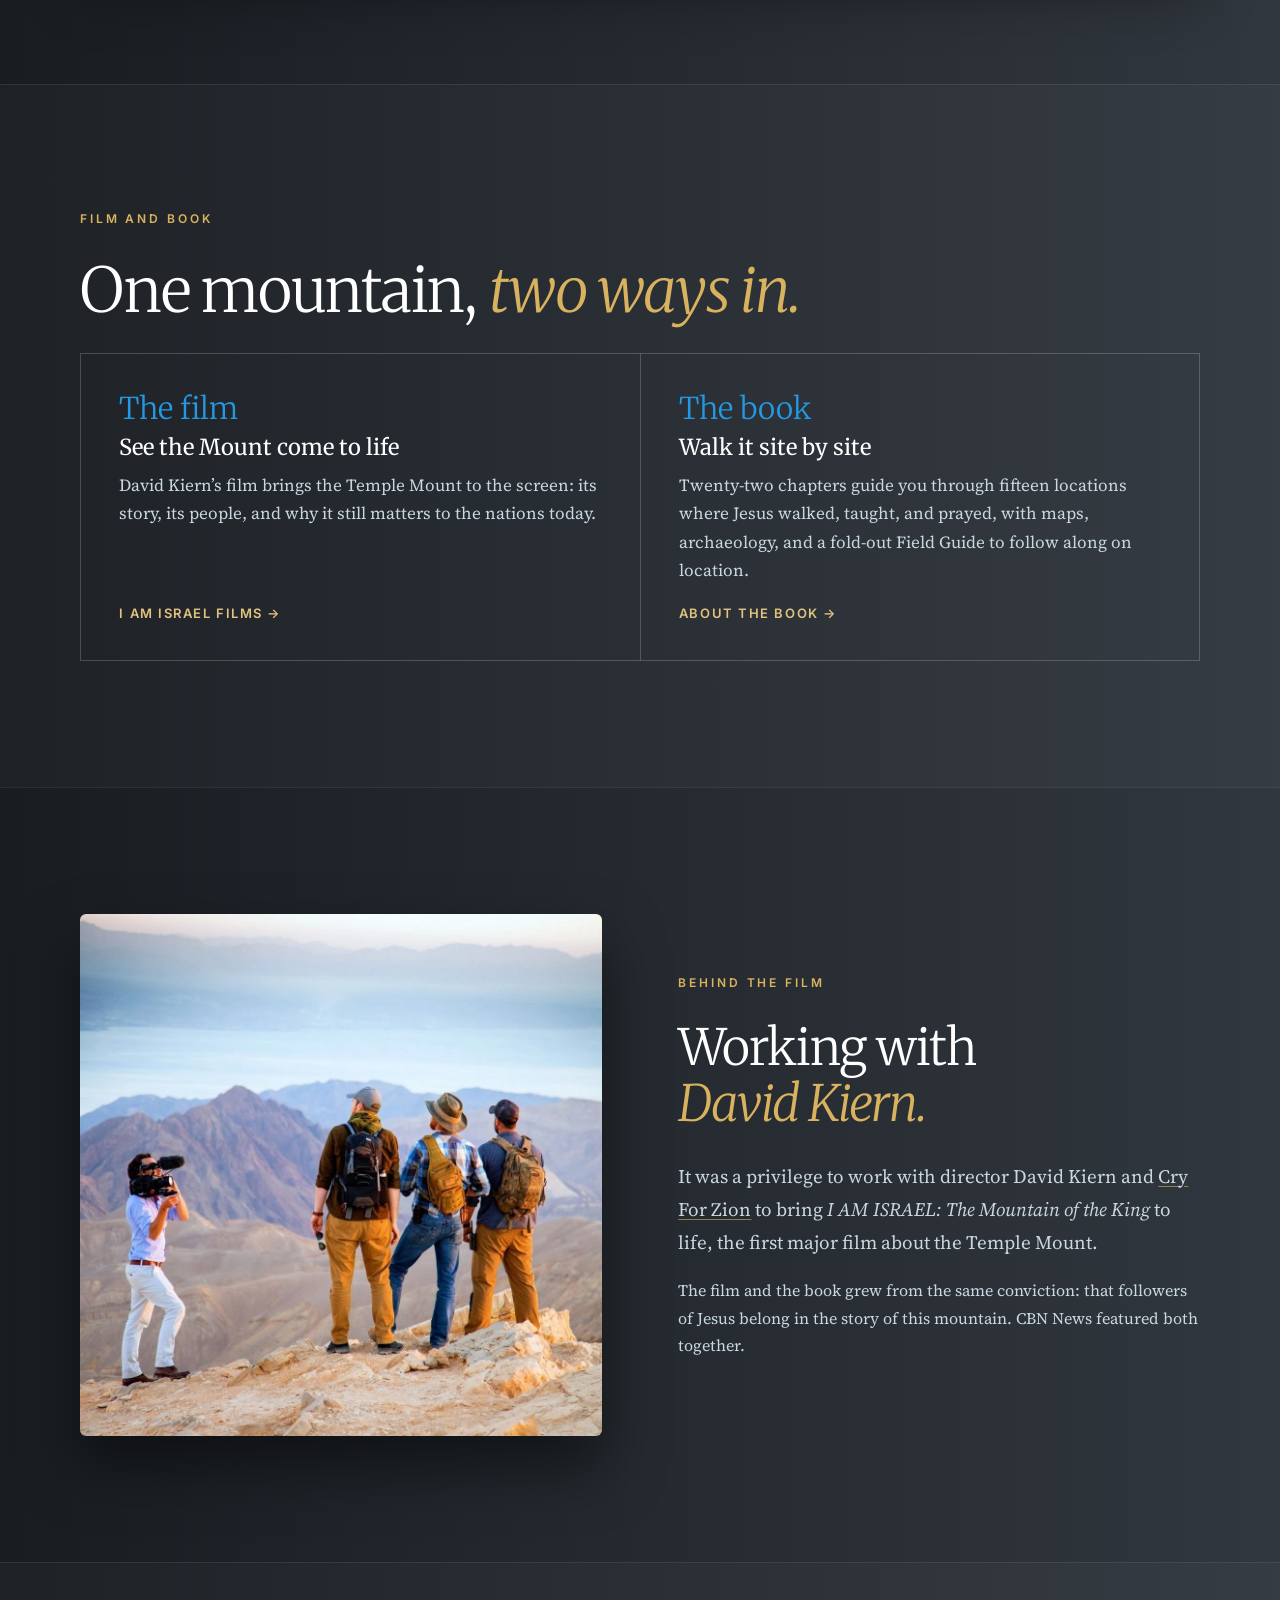
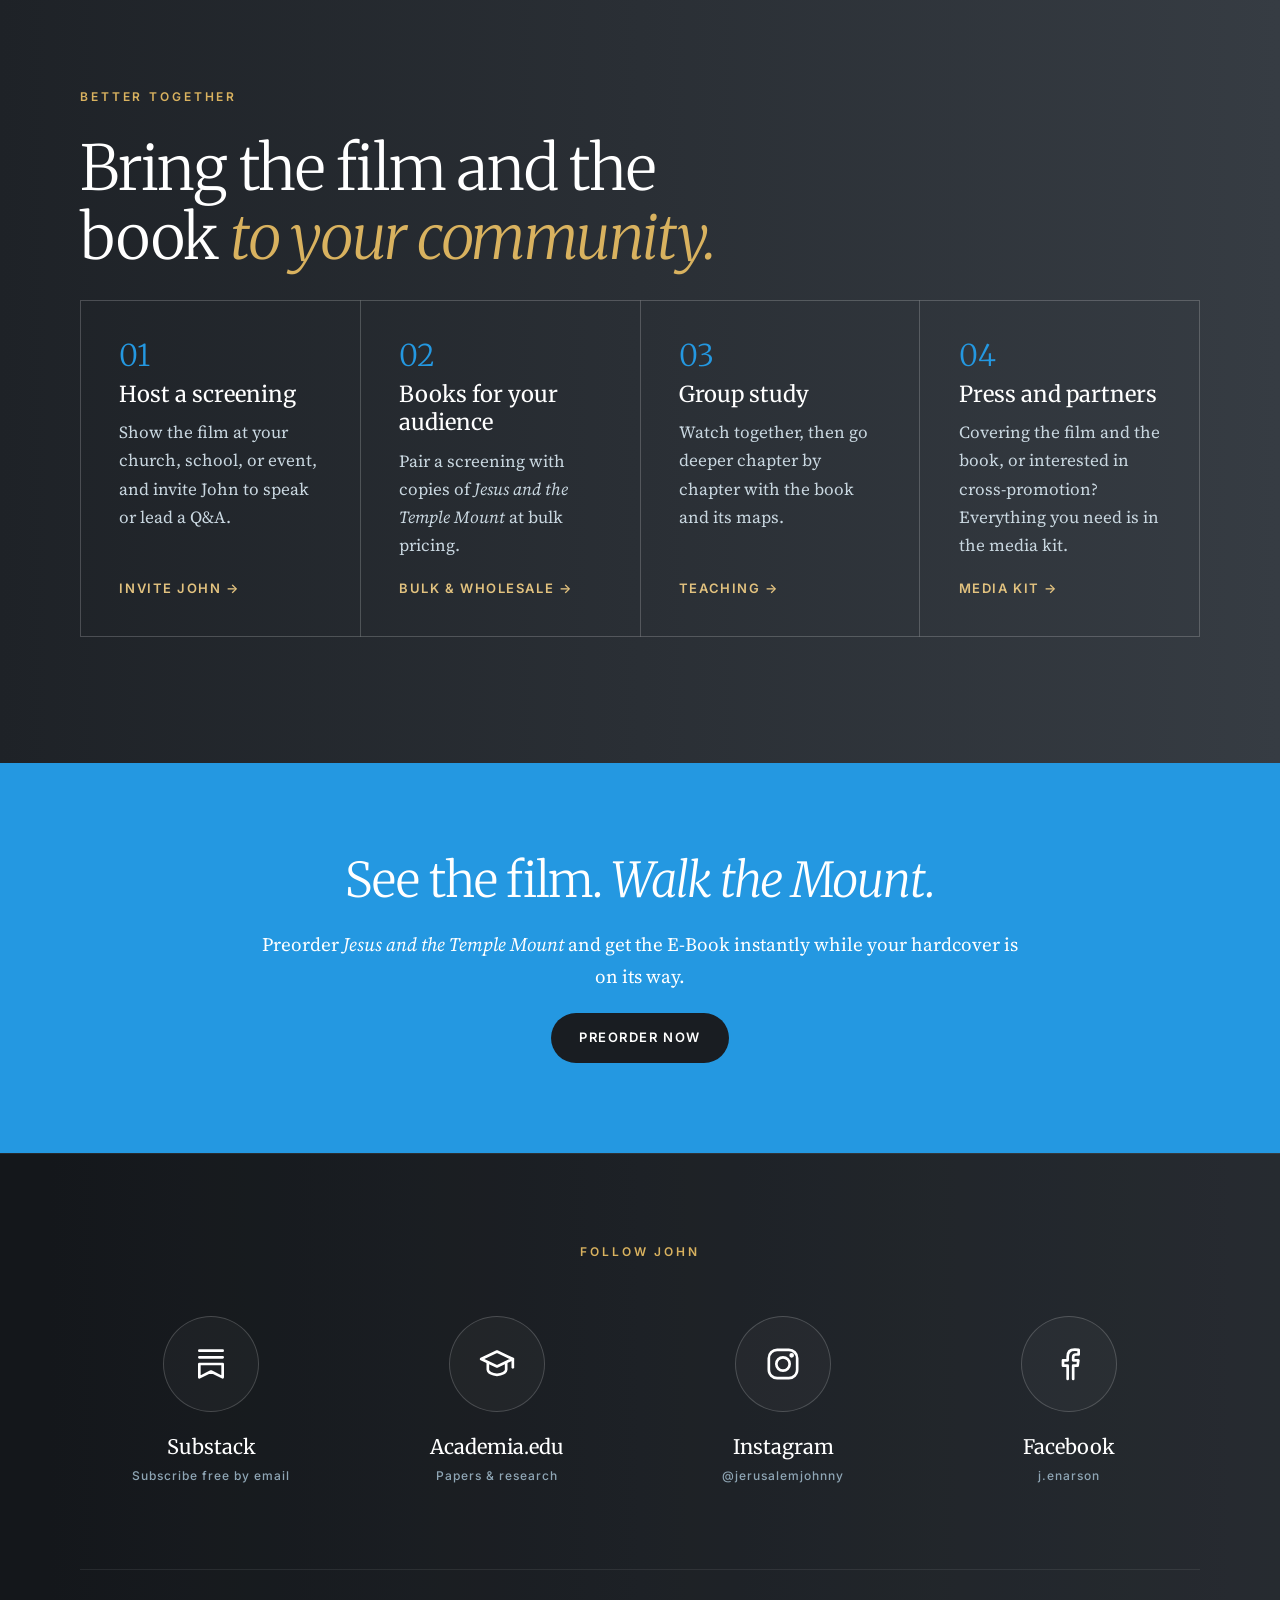
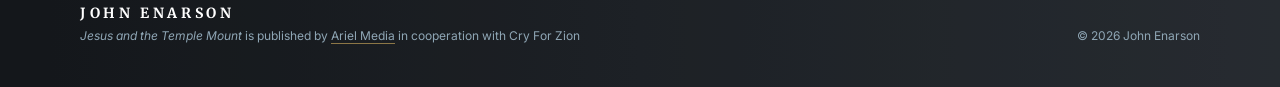
<file: film.html>
<!doctype html>
<html lang="en">
<head>
  <meta charset="utf-8">
  <meta name="viewport" content="width=device-width, initial-scale=1">
  <meta name="robots" content="noindex, nofollow"><!-- PRE-LAUNCH: remove when johnenarson.com goes live -->
  <title>The Film · John Enarson</title>
  <meta name="description" content="I AM ISRAEL: The Mountain of the King, a film by director David Kiern, and its companion book, Jesus and the Temple Mount by John Enarson.">
  <meta name="theme-color" content="#191d22">
  <meta property="og:type" content="website">
  <meta property="og:site_name" content="John Enarson">
  <meta property="og:title" content="The Film · John Enarson">
  <meta property="og:description" content="I AM ISRAEL: The Mountain of the King, a film by director David Kiern, and its companion book, Jesus and the Temple Mount by John Enarson.">
  <meta property="og:image" content="https://johnenarson.github.io/assets/img/share.jpg?v=2">
  <meta name="twitter:card" content="summary_large_image">
  <link rel="preconnect" href="https://fonts.googleapis.com">
  <link rel="preconnect" href="https://fonts.gstatic.com" crossorigin>
  <link href="https://fonts.googleapis.com/css2?family=Merriweather:ital,wght@0,300;0,400;0,700;1,300;1,400&family=Source+Serif+4:ital,opsz,wght@0,8..60,300;0,8..60,400;0,8..60,600;1,8..60,400&family=Inter:wght@400;500;600;700&display=swap" rel="stylesheet">
  <link rel="stylesheet" href="assets/css/site.css?v=65">
</head>
<body>
<div class="page">

<header class="site-header">
  <div class="bar">
    <a class="logo" href="./">JOHN ENARSON</a>
    <nav class="nav" aria-label="Main">
      <a href="book.html">THE BOOK</a>
      <a href="film.html" aria-current="page">THE FILM</a>
      <a href="about.html">ABOUT</a>
      <a href="speaking.html">SPEAKING</a>
      <a href="writing.html">WRITING</a>
      <a href="teaching.html">TEACHING</a>
      <a href="support.html">SUPPORT</a>
      <a class="nav-cta" href="https://arielmedia.shop" target="_blank" rel="noopener">PREORDER</a>
    </nav>
  </div>
</header>

<main>

<section class="sec film film-hero" style="border-top: 0">
  <div class="film-bg" aria-hidden="true" data-yt="54dUEetQwGY"></div>
  <div class="film-shade" aria-hidden="true"></div>
  <div class="wrap film-in">
    <p class="eyebrow">The Film · I AM ISRAEL 2</p>
    <h1 class="film-title">I AM ISRAEL: <em>The Mountain of the King</em></h1>
    <p class="lead">A film by director David Kiern about the mountain at the center of the biblical story. <i>Jesus and the Temple Mount</i> is its companion book: see it on screen, then walk it site by site.</p>
    <div class="actions">
      <a class="btn btn-gold" href="#trailer">Watch the trailer</a>
      <a class="btn btn-ghost" href="https://iamisraelfilm.com/" target="_blank" rel="noopener">Visit the film’s website</a>
    </div>
  </div>
</section>

<section id="trailer" class="sec" style="border-top: 0">
  <div class="wrap">
    <div class="video">
      <iframe src="https://www.youtube-nocookie.com/embed/54dUEetQwGY?rel=0&amp;modestbranding=1&amp;cc_load_policy=0" title="I AM ISRAEL: The Mountain of the King, official trailer" loading="lazy" allow="accelerometer; autoplay; encrypted-media; gyroscope; picture-in-picture; fullscreen" allowfullscreen></iframe>
    </div>
  </div>
</section>

<section class="sec tint">
  <div class="wrap">
    <p class="eyebrow">Film and book</p>
    <h2 class="h2">One mountain, <em>two ways in.</em></h2>
    <div class="cards cards-2">
      <div class="card">
        <span class="num">The film</span>
        <h3>See the Mount come to life</h3>
        <p>David Kiern’s film brings the Temple Mount to the screen: its story, its people, and why it still matters to the nations today.</p>
        <a class="text-link" href="https://iamisraelfilm.com/" target="_blank" rel="noopener">I AM ISRAEL films →</a>
      </div>
      <div class="card">
        <span class="num">The book</span>
        <h3>Walk it site by site</h3>
        <p>Twenty-two chapters guide you through fifteen locations where Jesus walked, taught, and prayed, with maps, archaeology, and a fold-out Field Guide to follow along on location.</p>
        <a class="text-link" href="book.html">About the book →</a>
      </div>
    </div>
  </div>
</section>

<section class="sec">
  <div class="wrap two">
    <img class="film-photo" src="assets/img/film-set.jpg" alt="Film crew on location in the desert mountains" width="1080" height="1080" loading="lazy">
    <div>
      <p class="eyebrow">Behind the film</p>
      <h2 class="h2">Working with <em>David Kiern.</em></h2>
      <p class="lead">It was a privilege to work with director David Kiern and <a class="inline-link" href="https://cryforzion.com/" target="_blank" rel="noopener">Cry For Zion</a> to bring <i>I AM ISRAEL: The Mountain of the King</i> to life, the first major film about the Temple Mount.</p>
      <p>The film and the book grew from the same conviction: that followers of Jesus belong in the story of this mountain. CBN News featured both together.</p>
    </div>
  </div>
</section>

<section class="sec tint">
  <div class="wrap">
    <p class="eyebrow">Better together</p>
    <h2 class="h2">Bring the film and the book <em>to your community.</em></h2>
    <div class="cards">
      <div class="card"><span class="num">01</span><h3>Host a screening</h3><p>Show the film at your church, school, or event, and invite John to speak or lead a Q&amp;A.</p><a class="text-link" href="speaking.html">Invite John →</a></div>
      <div class="card"><span class="num">02</span><h3>Books for your audience</h3><p>Pair a screening with copies of <i>Jesus and the Temple Mount</i> at bulk pricing.</p><a class="text-link" href="bulk.html">Bulk &amp; wholesale →</a></div>
      <div class="card"><span class="num">03</span><h3>Group study</h3><p>Watch together, then go deeper chapter by chapter with the book and its maps.</p><a class="text-link" href="teaching.html">Teaching →</a></div>
      <div class="card"><span class="num">04</span><h3>Press and partners</h3><p>Covering the film and the book, or interested in cross-promotion? Everything you need is in the media kit.</p><a class="text-link" href="media-kit.html">Media kit →</a></div>
    </div>
  </div>
</section>

<section class="cta-band">
  <div class="in">
    <h2>See the film. <em>Walk the Mount.</em></h2>
    <p>Preorder <i>Jesus and the Temple Mount</i> and get the E-Book instantly while your hardcover is on its way.</p>
    <a class="btn btn-dark" href="https://arielmedia.shop" target="_blank" rel="noopener">Preorder now</a>
  </div>
</section>

</main>

<footer class="site-footer">
  <div class="follow">
    <p class="eyebrow">Follow John</p>
    <ul class="socials">
      <li><a href="https://johnenarson.substack.com/subscribe" target="_blank" rel="noopener"><span class="ic"><svg width="30" height="30" viewBox="0 0 24 24" fill="none" stroke="currentColor" stroke-width="1.6" stroke-linecap="round" stroke-linejoin="round" aria-hidden="true"><path d="M5 4h14M5 8h14M5 12h14v8l-7-3.5L5 20z"/></svg></span><b>Substack</b><small>Subscribe free by email</small></a></li>
      <li><a href="https://teol.academia.edu/JohnEnarson" target="_blank" rel="noopener"><span class="ic"><svg width="30" height="30" viewBox="0 0 24 24" fill="none" stroke="currentColor" stroke-width="1.6" stroke-linecap="round" stroke-linejoin="round" aria-hidden="true"><path d="M2.5 9 12 4.5 21.5 9 12 13.5z"/><path d="M6.5 11v4.5c0 1.4 2.5 3 5.5 3s5.5-1.6 5.5-3V11"/><path d="M21.5 9v5"/></svg></span><b>Academia.edu</b><small>Papers &amp; research</small></a></li>
      <li><a href="https://www.instagram.com/jerusalemjohnny" target="_blank" rel="noopener"><span class="ic"><svg width="30" height="30" viewBox="0 0 24 24" fill="none" stroke="currentColor" stroke-width="1.6" stroke-linecap="round" stroke-linejoin="round" aria-hidden="true"><rect x="3.5" y="3.5" width="17" height="17" rx="5"/><circle cx="12" cy="12" r="4"/><circle cx="17.2" cy="6.8" r="0.6" fill="currentColor"/></svg></span><b>Instagram</b><small>@jerusalemjohnny</small></a></li>
      <li><a href="https://www.facebook.com/j.enarson" target="_blank" rel="noopener"><span class="ic"><svg width="30" height="30" viewBox="0 0 24 24" fill="none" stroke="currentColor" stroke-width="1.6" stroke-linecap="round" stroke-linejoin="round" aria-hidden="true"><path d="M14.5 21v-8h2.7l.4-3.2h-3.1V7.9c0-.9.3-1.6 1.6-1.6h1.7V3.5a22 22 0 0 0-2.5-.1c-2.5 0-4.1 1.5-4.1 4.2v2.2H8.4V13h2.8v8"/></svg></span><b>Facebook</b><small>j.enarson</small></a></li>
    </ul>
  </div>
  <div class="wrap base">
    <div>
      <span class="name">JOHN ENARSON</span>
      <span><i>Jesus and the Temple Mount</i> is published by <a class="inline-link" href="https://arielmedia.shop/" target="_blank" rel="noopener">Ariel Media</a> in cooperation with Cry For Zion</span>
    </div>
    <span>© 2026 John Enarson</span>
  </div>
</footer>

</div>
<script src="assets/js/pages.js?v=65"></script>
<script src="assets/js/film.js?v=65"></script>
</body>
</html>
</file>
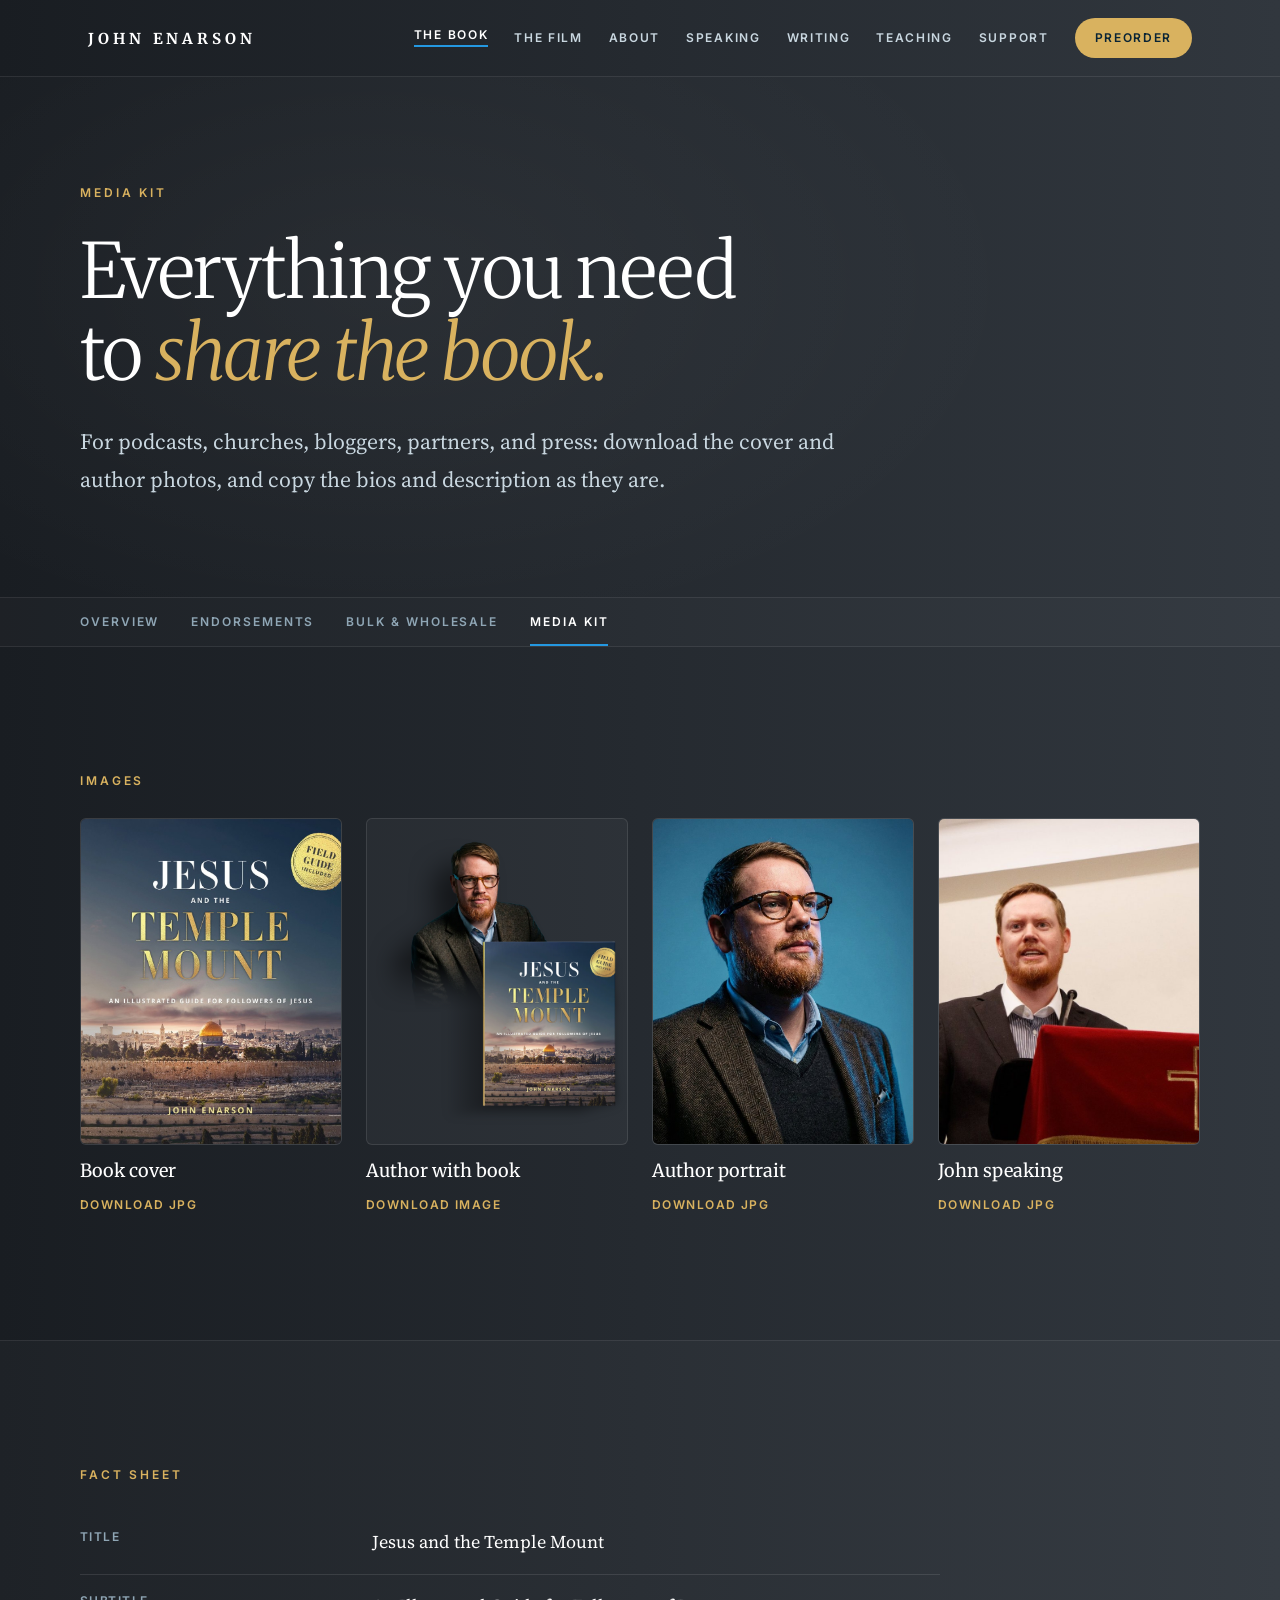
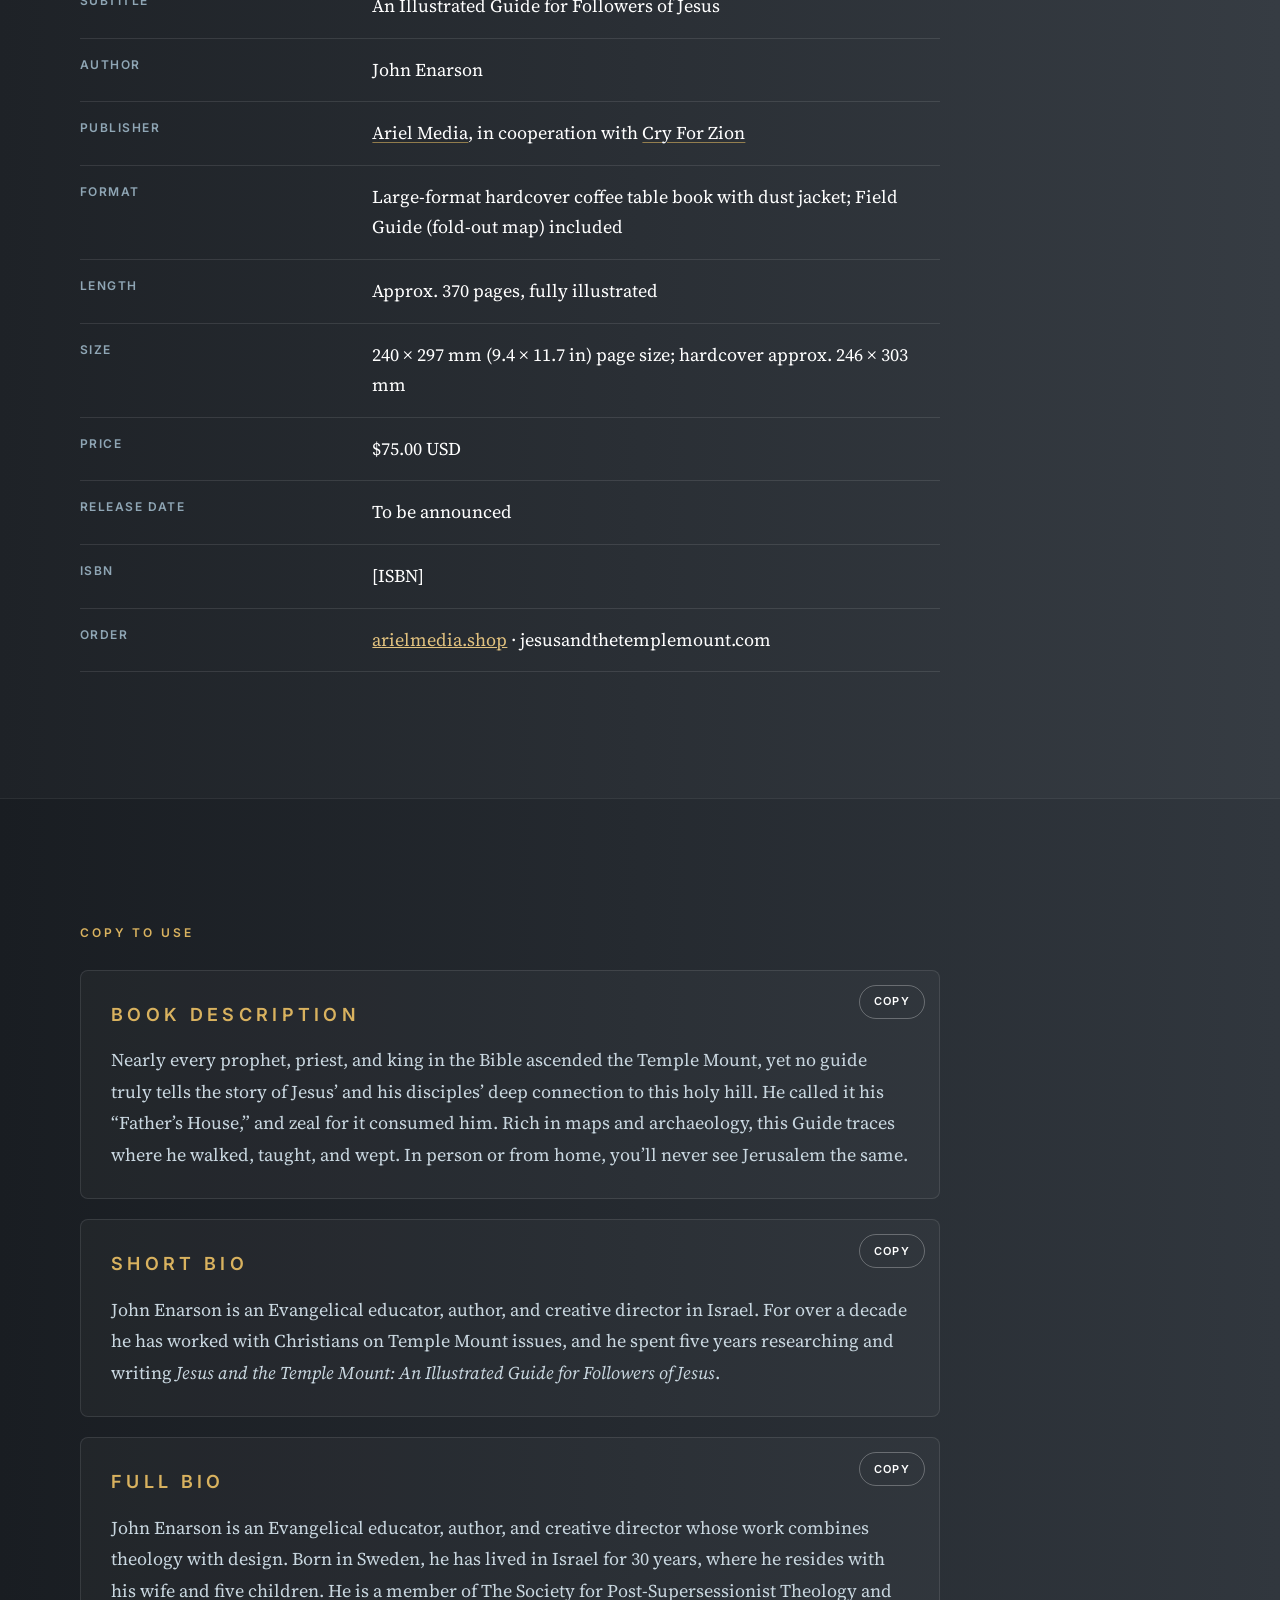
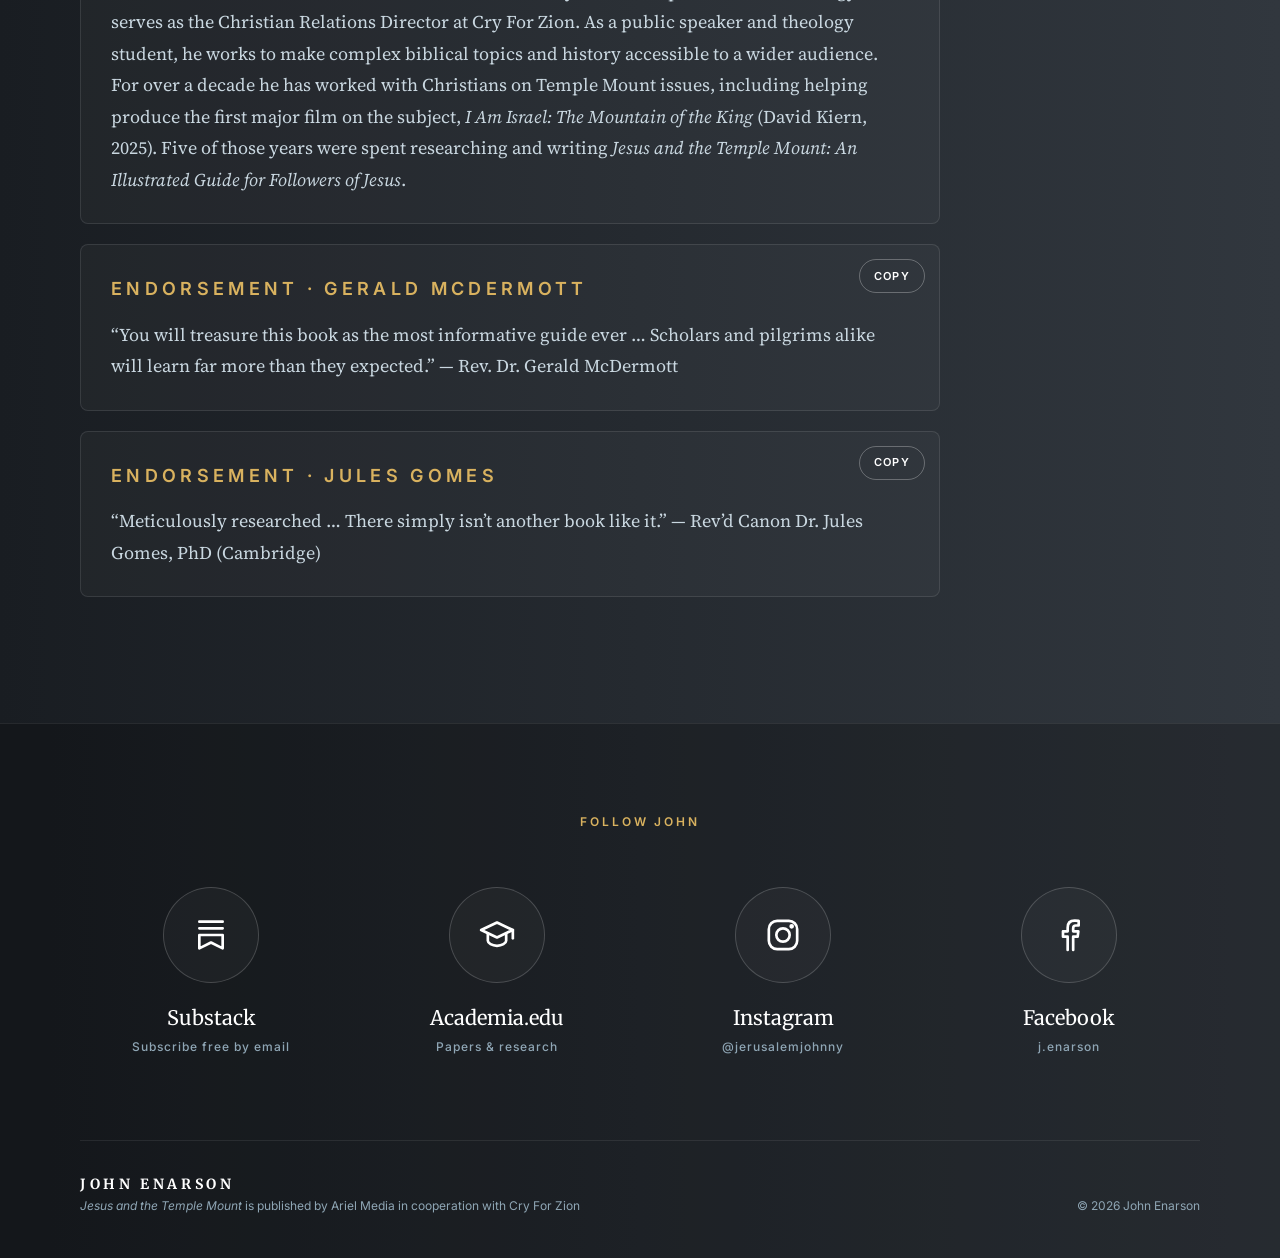
<file: media-kit.html>
<!doctype html>
<html lang="en">
<head>
  <meta charset="utf-8">
  <meta name="viewport" content="width=device-width, initial-scale=1">
  <meta name="robots" content="noindex, nofollow"><!-- PRE-LAUNCH: remove when johnenarson.com goes live -->
  <title>Media Kit · John Enarson</title>
  <meta name="description" content="Cover art, author photos, bios, book description, and endorsements for Jesus and the Temple Mount by John Enarson.">
  <meta name="theme-color" content="#191d22">
  <meta property="og:type" content="website">
  <meta property="og:site_name" content="John Enarson">
  <meta property="og:title" content="Media Kit · John Enarson">
  <meta property="og:description" content="Cover art, author photos, bios, book description, and endorsements for Jesus and the Temple Mount by John Enarson.">
  <meta property="og:image" content="https://johnenarson.github.io/assets/img/share.jpg?v=2">
  <meta name="twitter:card" content="summary_large_image">
  <link rel="preconnect" href="https://fonts.googleapis.com">
  <link rel="preconnect" href="https://fonts.gstatic.com" crossorigin>
  <link href="https://fonts.googleapis.com/css2?family=Merriweather:ital,wght@0,300;0,400;0,700;1,300;1,400&family=Source+Serif+4:ital,opsz,wght@0,8..60,300;0,8..60,400;0,8..60,600;1,8..60,400&family=Inter:wght@400;500;600;700&display=swap" rel="stylesheet">
  <link rel="stylesheet" href="assets/css/site.css?v=65">
</head>
<body>
<div class="page">

<header class="site-header">
  <div class="bar">
    <a class="logo" href="./">JOHN ENARSON</a>
    <nav class="nav" aria-label="Main">
      <a href="book.html" aria-current="page">THE BOOK</a>
      <a href="film.html">THE FILM</a>
      <a href="about.html">ABOUT</a>
      <a href="speaking.html">SPEAKING</a>
      <a href="writing.html">WRITING</a>
      <a href="teaching.html">TEACHING</a>
      <a href="support.html">SUPPORT</a>
      <a class="nav-cta" href="https://arielmedia.shop" target="_blank" rel="noopener">PREORDER</a>
    </nav>
  </div>
</header>

<main>

<section class="page-hero">
  <div class="wrap">
    <p class="eyebrow">Media kit</p>
    <h1>Everything you need to <em>share the book.</em></h1>
    <p class="lead">For podcasts, churches, bloggers, partners, and press: download the cover and author photos, and copy the bios and description as they are.</p>
  </div>
</section>
<nav class="subnav" aria-label="The Book"><div class="wrap"><a href="book.html">Overview</a><a href="endorsements.html">Endorsements</a><a href="bulk.html">Bulk &amp; Wholesale</a><a href="media-kit.html" aria-current="page">Media Kit</a></div></nav>

<section class="sec" style="border-top: 0">
  <div class="wrap">
    <p class="eyebrow">Images</p>
    <div class="downloads">
      <a class="dl" href="assets/img/cover.jpg?v=2" download><div class="thumb"><img src="assets/img/cover.jpg?v=2" alt="Book cover" loading="lazy"></div><b>Book cover</b><span>Download JPG</span></a>
      <a class="dl" href="assets/img/hero-author-book.webp" download><div class="thumb"><img src="assets/img/hero-author-book.webp" alt="John Enarson with the book" loading="lazy" style="object-fit: contain"></div><b>Author with book</b><span>Download image</span></a>
      <a class="dl" href="assets/img/john-blue.jpg" download><div class="thumb"><img src="assets/img/john-blue.jpg" alt="Portrait of John Enarson" loading="lazy" style="object-position: 25% 30%"></div><b>Author portrait</b><span>Download JPG</span></a>
      <a class="dl" href="assets/img/speaking.jpg" download><div class="thumb"><img src="assets/img/speaking.jpg" alt="John Enarson speaking" loading="lazy"></div><b>John speaking</b><span>Download JPG</span></a>
    </div>
  </div>
</section>

<section class="sec tint">
  <div class="wrap">
    <p class="eyebrow">Fact sheet</p>
    <table class="facts">
      <tr><th>Title</th><td>Jesus and the Temple Mount</td></tr>
      <tr><th>Subtitle</th><td>An Illustrated Guide for Followers of Jesus</td></tr>
      <tr><th>Author</th><td>John Enarson</td></tr>
      <tr><th>Publisher</th><td><a class="inline-link" href="https://arielmedia.shop/" target="_blank" rel="noopener">Ariel Media</a>, in cooperation with <a class="inline-link" href="https://cryforzion.com/" target="_blank" rel="noopener">Cry For Zion</a></td></tr>
      <tr><th>Format</th><td>Large-format hardcover coffee table book with dust jacket; Field Guide (fold-out map) included</td></tr>
      <tr><th>Length</th><td>Approx. 370 pages, fully illustrated</td></tr>
      <tr><th>Size</th><td>240 × 297 mm (9.4 × 11.7 in) page size; hardcover approx. 246 × 303 mm</td></tr>
      <tr><th>Price</th><td>$75.00 USD</td></tr>
      <tr><th>Release date</th><td>To be announced</td></tr>
      <tr><th>ISBN</th><td>[ISBN]</td></tr>
      <tr><th>Order</th><td><a href="https://arielmedia.shop" target="_blank" rel="noopener">arielmedia.shop</a> · jesusandthetemplemount.com</td></tr>
    </table>
  </div>
</section>

<section class="sec">
  <div class="wrap">
    <p class="eyebrow">Copy to use</p>
    <div class="copybox"><p class="eyebrow" style="margin-bottom: 14px">Book description</p><p data-copy-src>Nearly every prophet, priest, and king in the Bible ascended the Temple Mount, yet no guide truly tells the story of Jesus’ and his disciples’ deep connection to this holy hill. He called it his “Father’s House,” and zeal for it consumed him. Rich in maps and archaeology, this Guide traces where he walked, taught, and wept. In person or from home, you’ll never see Jerusalem the same.</p><button class="btn btn-ghost copy" type="button" data-copy>Copy</button></div>
    <div class="copybox"><p class="eyebrow" style="margin-bottom: 14px">Short bio</p><p data-copy-src>John Enarson is an Evangelical educator, author, and creative director in Israel. For over a decade he has worked with Christians on Temple Mount issues, and he spent five years researching and writing <i>Jesus and the Temple Mount: An Illustrated Guide for Followers of Jesus</i>.</p><button class="btn btn-ghost copy" type="button" data-copy>Copy</button></div>
    <div class="copybox"><p class="eyebrow" style="margin-bottom: 14px">Full bio</p><p data-copy-src>John Enarson is an Evangelical educator, author, and creative director whose work combines theology with design. Born in Sweden, he has lived in Israel for 30 years, where he resides with his wife and five children. He is a member of The Society for Post-Supersessionist Theology and serves as the Christian Relations Director at Cry For Zion. As a public speaker and theology student, he works to make complex biblical topics and history accessible to a wider audience. For over a decade he has worked with Christians on Temple Mount issues, including helping produce the first major film on the subject, <i>I Am Israel: The Mountain of the King</i> (David Kiern, 2025). Five of those years were spent researching and writing <i>Jesus and the Temple Mount: An Illustrated Guide for Followers of Jesus</i>.</p><button class="btn btn-ghost copy" type="button" data-copy>Copy</button></div>
    <div class="copybox"><p class="eyebrow" style="margin-bottom: 14px">Endorsement · Gerald McDermott</p><p data-copy-src>“You will treasure this book as the most informative guide ever … Scholars and pilgrims alike will learn far more than they expected.” — Rev. Dr. Gerald McDermott</p><button class="btn btn-ghost copy" type="button" data-copy>Copy</button></div>
    <div class="copybox"><p class="eyebrow" style="margin-bottom: 14px">Endorsement · Jules Gomes</p><p data-copy-src>“Meticulously researched … There simply isn’t another book like it.” — Rev’d Canon Dr. Jules Gomes, PhD (Cambridge)</p><button class="btn btn-ghost copy" type="button" data-copy>Copy</button></div>
  </div>
</section>

</main>

<footer class="site-footer">
  <div class="follow">
    <p class="eyebrow">Follow John</p>
    <ul class="socials">
      <li><a href="https://johnenarson.substack.com/subscribe" target="_blank" rel="noopener"><span class="ic"><svg width="30" height="30" viewBox="0 0 24 24" fill="none" stroke="currentColor" stroke-width="1.6" stroke-linecap="round" stroke-linejoin="round" aria-hidden="true"><path d="M5 4h14M5 8h14M5 12h14v8l-7-3.5L5 20z"/></svg></span><b>Substack</b><small>Subscribe free by email</small></a></li>
      <li><a href="https://teol.academia.edu/JohnEnarson" target="_blank" rel="noopener"><span class="ic"><svg width="30" height="30" viewBox="0 0 24 24" fill="none" stroke="currentColor" stroke-width="1.6" stroke-linecap="round" stroke-linejoin="round" aria-hidden="true"><path d="M2.5 9 12 4.5 21.5 9 12 13.5z"/><path d="M6.5 11v4.5c0 1.4 2.5 3 5.5 3s5.5-1.6 5.5-3V11"/><path d="M21.5 9v5"/></svg></span><b>Academia.edu</b><small>Papers &amp; research</small></a></li>
      <li><a href="https://www.instagram.com/jerusalemjohnny" target="_blank" rel="noopener"><span class="ic"><svg width="30" height="30" viewBox="0 0 24 24" fill="none" stroke="currentColor" stroke-width="1.6" stroke-linecap="round" stroke-linejoin="round" aria-hidden="true"><rect x="3.5" y="3.5" width="17" height="17" rx="5"/><circle cx="12" cy="12" r="4"/><circle cx="17.2" cy="6.8" r="0.6" fill="currentColor"/></svg></span><b>Instagram</b><small>@jerusalemjohnny</small></a></li>
      <li><a href="https://www.facebook.com/j.enarson" target="_blank" rel="noopener"><span class="ic"><svg width="30" height="30" viewBox="0 0 24 24" fill="none" stroke="currentColor" stroke-width="1.6" stroke-linecap="round" stroke-linejoin="round" aria-hidden="true"><path d="M14.5 21v-8h2.7l.4-3.2h-3.1V7.9c0-.9.3-1.6 1.6-1.6h1.7V3.5a22 22 0 0 0-2.5-.1c-2.5 0-4.1 1.5-4.1 4.2v2.2H8.4V13h2.8v8"/></svg></span><b>Facebook</b><small>j.enarson</small></a></li>
    </ul>
  </div>
  <div class="wrap base">
    <div>
      <span class="name">JOHN ENARSON</span>
      <span><i>Jesus and the Temple Mount</i> is published by Ariel Media in cooperation with Cry For Zion</span>
    </div>
    <span>© 2026 John Enarson</span>
  </div>
</footer>

</div>
<script src="assets/js/pages.js?v=65"></script>
</body>
</html>
</file>
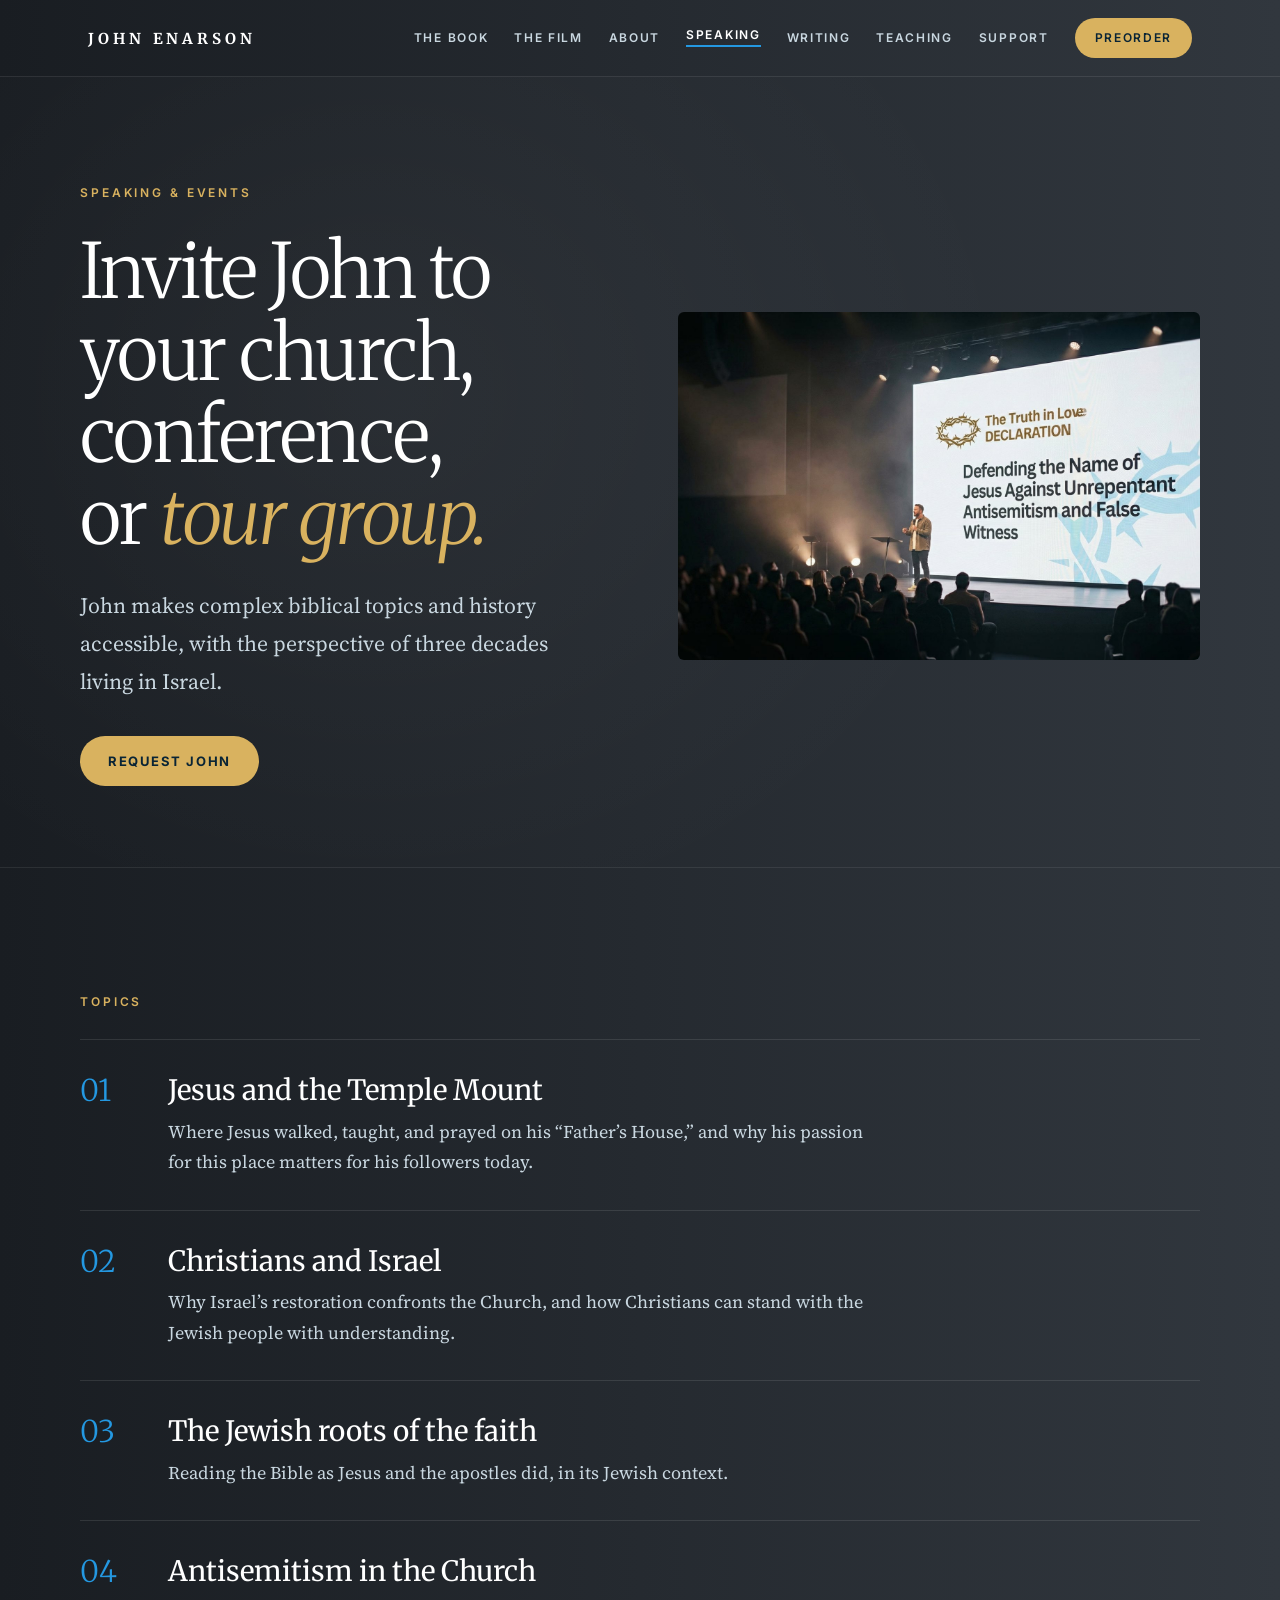
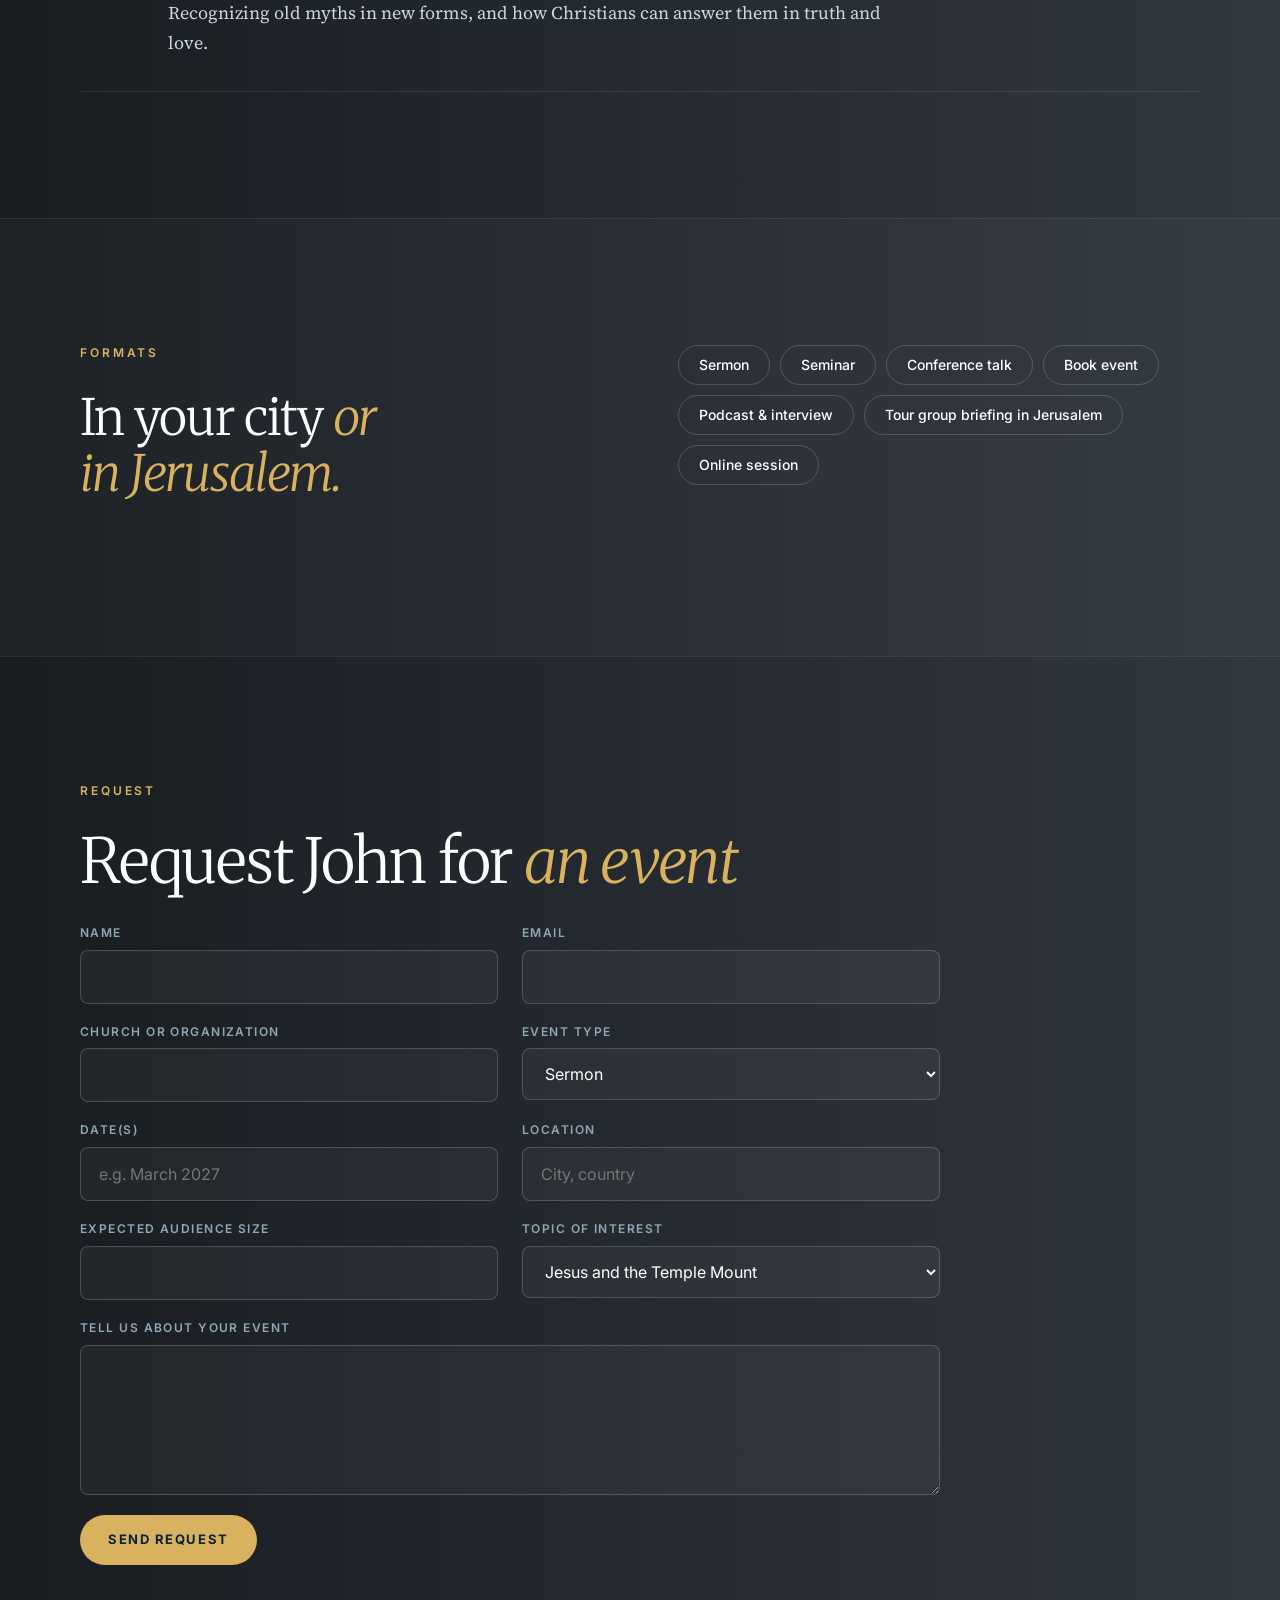
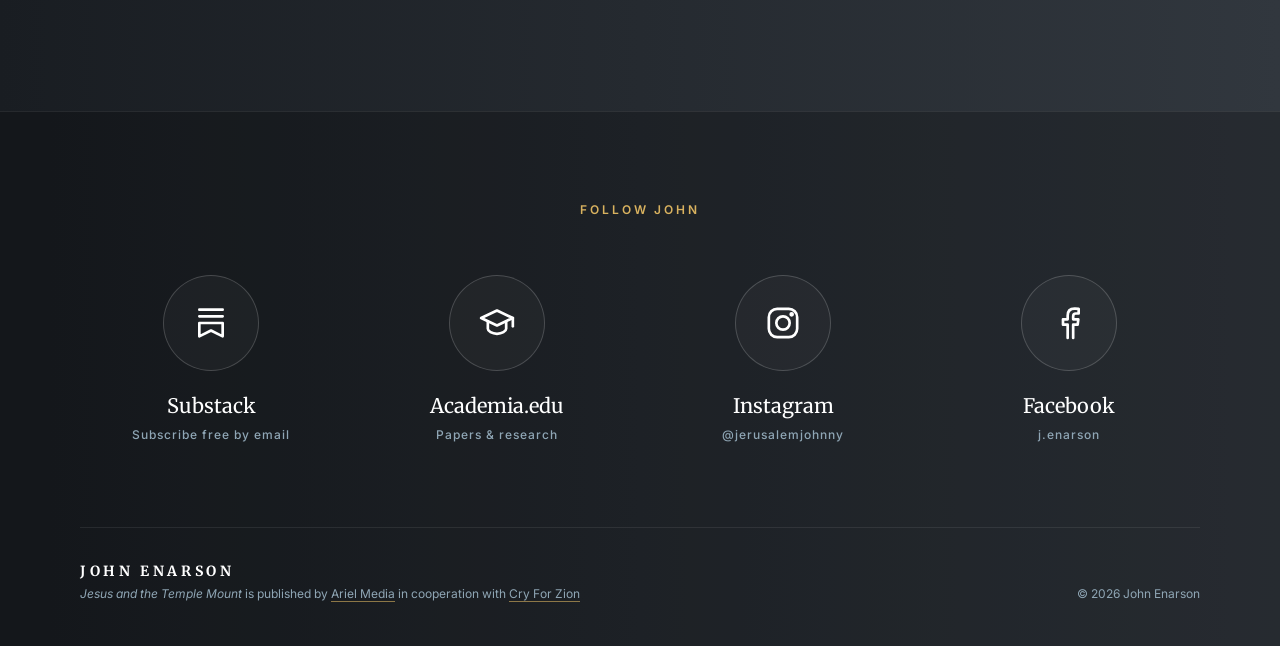
<file: speaking.html>
<!doctype html>
<html lang="en">
<head>
  <meta charset="utf-8">
  <meta name="viewport" content="width=device-width, initial-scale=1">
  <meta name="robots" content="noindex, nofollow"><!-- PRE-LAUNCH: remove when johnenarson.com goes live -->
  <title>Speaking · John Enarson</title>
  <meta name="description" content="Invite John Enarson to speak at your church, conference, or tour group on Jesus and the Temple Mount, Christians and Israel, and more.">
  <meta name="theme-color" content="#191d22">
  <meta property="og:type" content="website">
  <meta property="og:site_name" content="John Enarson">
  <meta property="og:title" content="Speaking · John Enarson">
  <meta property="og:description" content="Invite John Enarson to speak at your church, conference, or tour group on Jesus and the Temple Mount, Christians and Israel, and more.">
  <meta property="og:image" content="https://johnenarson.github.io/assets/img/share.jpg?v=2">
  <meta name="twitter:card" content="summary_large_image">
  <link rel="preconnect" href="https://fonts.googleapis.com">
  <link rel="preconnect" href="https://fonts.gstatic.com" crossorigin>
  <link href="https://fonts.googleapis.com/css2?family=Merriweather:ital,wght@0,300;0,400;0,700;1,300;1,400&family=Source+Serif+4:ital,opsz,wght@0,8..60,300;0,8..60,400;0,8..60,600;1,8..60,400&family=Inter:wght@400;500;600;700&display=swap" rel="stylesheet">
  <link rel="stylesheet" href="assets/css/site.css?v=65">
</head>
<body>
<div class="page">

<header class="site-header">
  <div class="bar">
    <a class="logo" href="./">JOHN ENARSON</a>
    <nav class="nav" aria-label="Main">
      <a href="book.html">THE BOOK</a>
      <a href="film.html">THE FILM</a>
      <a href="about.html">ABOUT</a>
      <a href="speaking.html" aria-current="page">SPEAKING</a>
      <a href="writing.html">WRITING</a>
      <a href="teaching.html">TEACHING</a>
      <a href="support.html">SUPPORT</a>
      <a class="nav-cta" href="https://arielmedia.shop" target="_blank" rel="noopener">PREORDER</a>
    </nav>
  </div>
</header>

<main>

<section class="page-hero">
  <div class="wrap two">
    <div>
      <p class="eyebrow">Speaking &amp; events</p>
      <h1>Invite John to your church, conference, or <em>tour group.</em></h1>
      <p class="lead">John makes complex biblical topics and history accessible, with the perspective of three decades living in Israel.</p>
      <div class="actions"><a class="btn btn-gold" href="#request">Request John</a></div>
    </div>
    <img class="pair-photo" src="assets/img/speaking-live.jpg" alt="John Enarson speaking on stage about the Truth in Love Declaration" width="1500" height="1000" style="margin: 0">
  </div>
</section>

<section class="sec">
  <div class="wrap">
    <p class="eyebrow">Topics</p>
    <ul class="topics"><li><span class="n">01</span><div><h3>Jesus and the Temple Mount</h3><p>Where Jesus walked, taught, and prayed on his “Father’s House,” and why his passion for this place matters for his followers today.</p></div></li><li><span class="n">02</span><div><h3>Christians and Israel</h3><p>Why Israel’s restoration confronts the Church, and how Christians can stand with the Jewish people with understanding.</p></div></li><li><span class="n">03</span><div><h3>The Jewish roots of the faith</h3><p>Reading the Bible as Jesus and the apostles did, in its Jewish context.</p></div></li><li><span class="n">04</span><div><h3>Antisemitism in the Church</h3><p>Recognizing old myths in new forms, and how Christians can answer them in truth and love.</p></div></li></ul>
  </div>
</section>

<section class="sec tint">
  <div class="wrap two" style="align-items: start">
    <div>
      <p class="eyebrow">Formats</p>
      <h2 class="h2">In your city <em>or in Jerusalem.</em></h2>
    </div>
    <div>
      <ul class="chips">
        <li>Sermon</li><li>Seminar</li><li>Conference talk</li><li>Book event</li><li>Podcast &amp; interview</li><li>Tour group briefing in Jerusalem</li><li>Online session</li>
      </ul>
    </div>
  </div>
</section>

<section id="request" class="sec">
  <div class="wrap">
    <p class="eyebrow">Request</p>
    <h2 class="h2">Request John for <em>an event</em></h2>
    <form class="form" data-form action="https://formspree.io/f/REPLACE_ME" method="post">
      <input type="hidden" name="_subject" value="Speaking request for John Enarson">
      <label>Name<input name="name" required autocomplete="name"></label>
      <label>Email<input name="email" type="email" required autocomplete="email"></label>
      <label>Church or organization<input name="organization" autocomplete="organization"></label>
      <label>Event type<select name="format"><option>Sermon</option><option>Seminar</option><option>Conference</option><option>Book event</option><option>Podcast / interview</option><option>Tour group in Jerusalem</option><option>Online</option><option>Other</option></select></label>
      <label>Date(s)<input name="dates" placeholder="e.g. March 2027"></label>
      <label>Location<input name="location" placeholder="City, country"></label>
      <label>Expected audience size<input name="audience" inputmode="numeric"></label>
      <label>Topic of interest<select name="topic"><option>Jesus and the Temple Mount</option><option>Christians and Israel</option><option>The Jewish roots of the faith</option><option>Antisemitism in the Church</option><option>Other</option></select></label>
      <label class="full">Tell us about your event<textarea name="message"></textarea></label>
      <button class="btn btn-gold" type="submit">Send request</button>
      <p class="form-note" role="status"></p>
    </form>
  </div>
</section>

</main>

<footer class="site-footer">
  <div class="follow">
    <p class="eyebrow">Follow John</p>
    <ul class="socials">
      <li><a href="https://johnenarson.substack.com/subscribe" target="_blank" rel="noopener"><span class="ic"><svg width="30" height="30" viewBox="0 0 24 24" fill="none" stroke="currentColor" stroke-width="1.6" stroke-linecap="round" stroke-linejoin="round" aria-hidden="true"><path d="M5 4h14M5 8h14M5 12h14v8l-7-3.5L5 20z"/></svg></span><b>Substack</b><small>Subscribe free by email</small></a></li>
      <li><a href="https://teol.academia.edu/JohnEnarson" target="_blank" rel="noopener"><span class="ic"><svg width="30" height="30" viewBox="0 0 24 24" fill="none" stroke="currentColor" stroke-width="1.6" stroke-linecap="round" stroke-linejoin="round" aria-hidden="true"><path d="M2.5 9 12 4.5 21.5 9 12 13.5z"/><path d="M6.5 11v4.5c0 1.4 2.5 3 5.5 3s5.5-1.6 5.5-3V11"/><path d="M21.5 9v5"/></svg></span><b>Academia.edu</b><small>Papers &amp; research</small></a></li>
      <li><a href="https://www.instagram.com/jerusalemjohnny" target="_blank" rel="noopener"><span class="ic"><svg width="30" height="30" viewBox="0 0 24 24" fill="none" stroke="currentColor" stroke-width="1.6" stroke-linecap="round" stroke-linejoin="round" aria-hidden="true"><rect x="3.5" y="3.5" width="17" height="17" rx="5"/><circle cx="12" cy="12" r="4"/><circle cx="17.2" cy="6.8" r="0.6" fill="currentColor"/></svg></span><b>Instagram</b><small>@jerusalemjohnny</small></a></li>
      <li><a href="https://www.facebook.com/j.enarson" target="_blank" rel="noopener"><span class="ic"><svg width="30" height="30" viewBox="0 0 24 24" fill="none" stroke="currentColor" stroke-width="1.6" stroke-linecap="round" stroke-linejoin="round" aria-hidden="true"><path d="M14.5 21v-8h2.7l.4-3.2h-3.1V7.9c0-.9.3-1.6 1.6-1.6h1.7V3.5a22 22 0 0 0-2.5-.1c-2.5 0-4.1 1.5-4.1 4.2v2.2H8.4V13h2.8v8"/></svg></span><b>Facebook</b><small>j.enarson</small></a></li>
    </ul>
  </div>
  <div class="wrap base">
    <div>
      <span class="name">JOHN ENARSON</span>
      <span><i>Jesus and the Temple Mount</i> is published by <a class="inline-link" href="https://arielmedia.shop/" target="_blank" rel="noopener">Ariel Media</a> in cooperation with <a class="inline-link" href="https://cryforzion.com/" target="_blank" rel="noopener">Cry For Zion</a></span>
    </div>
    <span>© 2026 John Enarson</span>
  </div>
</footer>

</div>
<script src="assets/js/pages.js?v=65"></script>
</body>
</html>
</file>
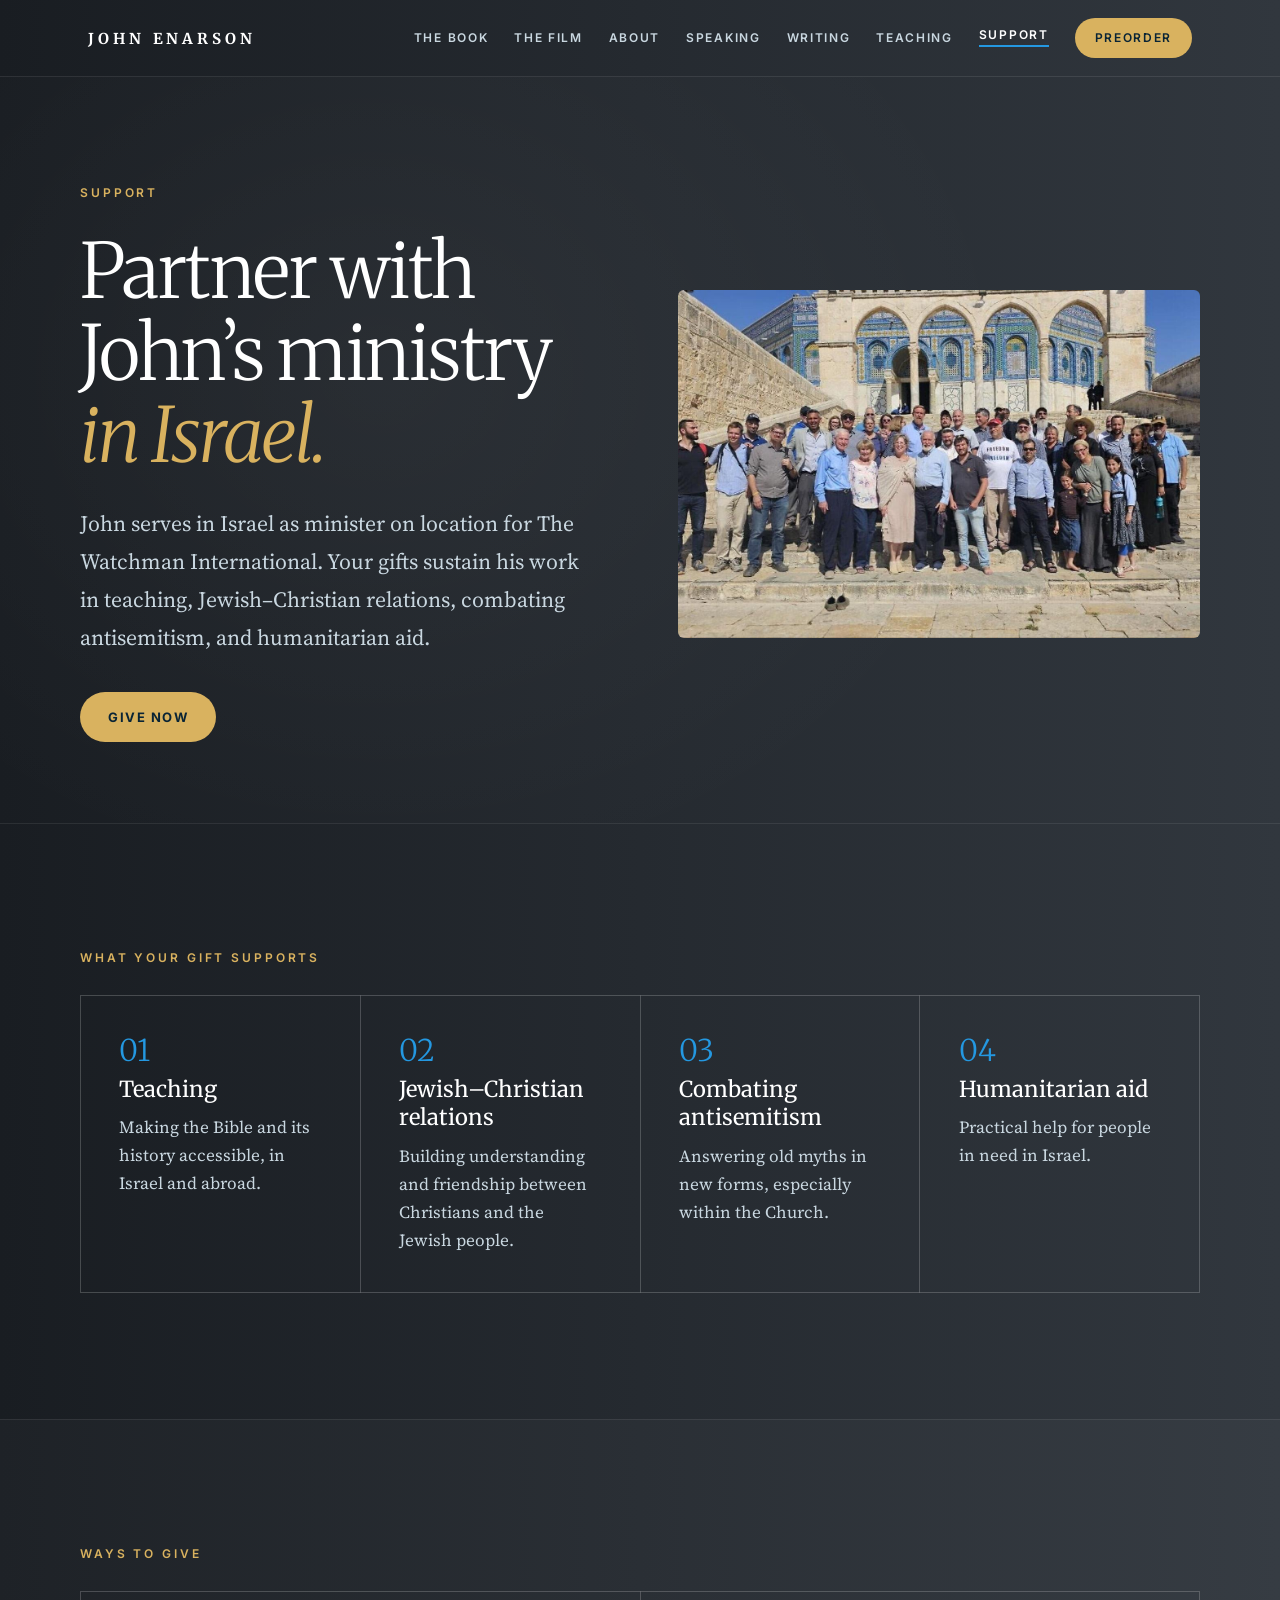
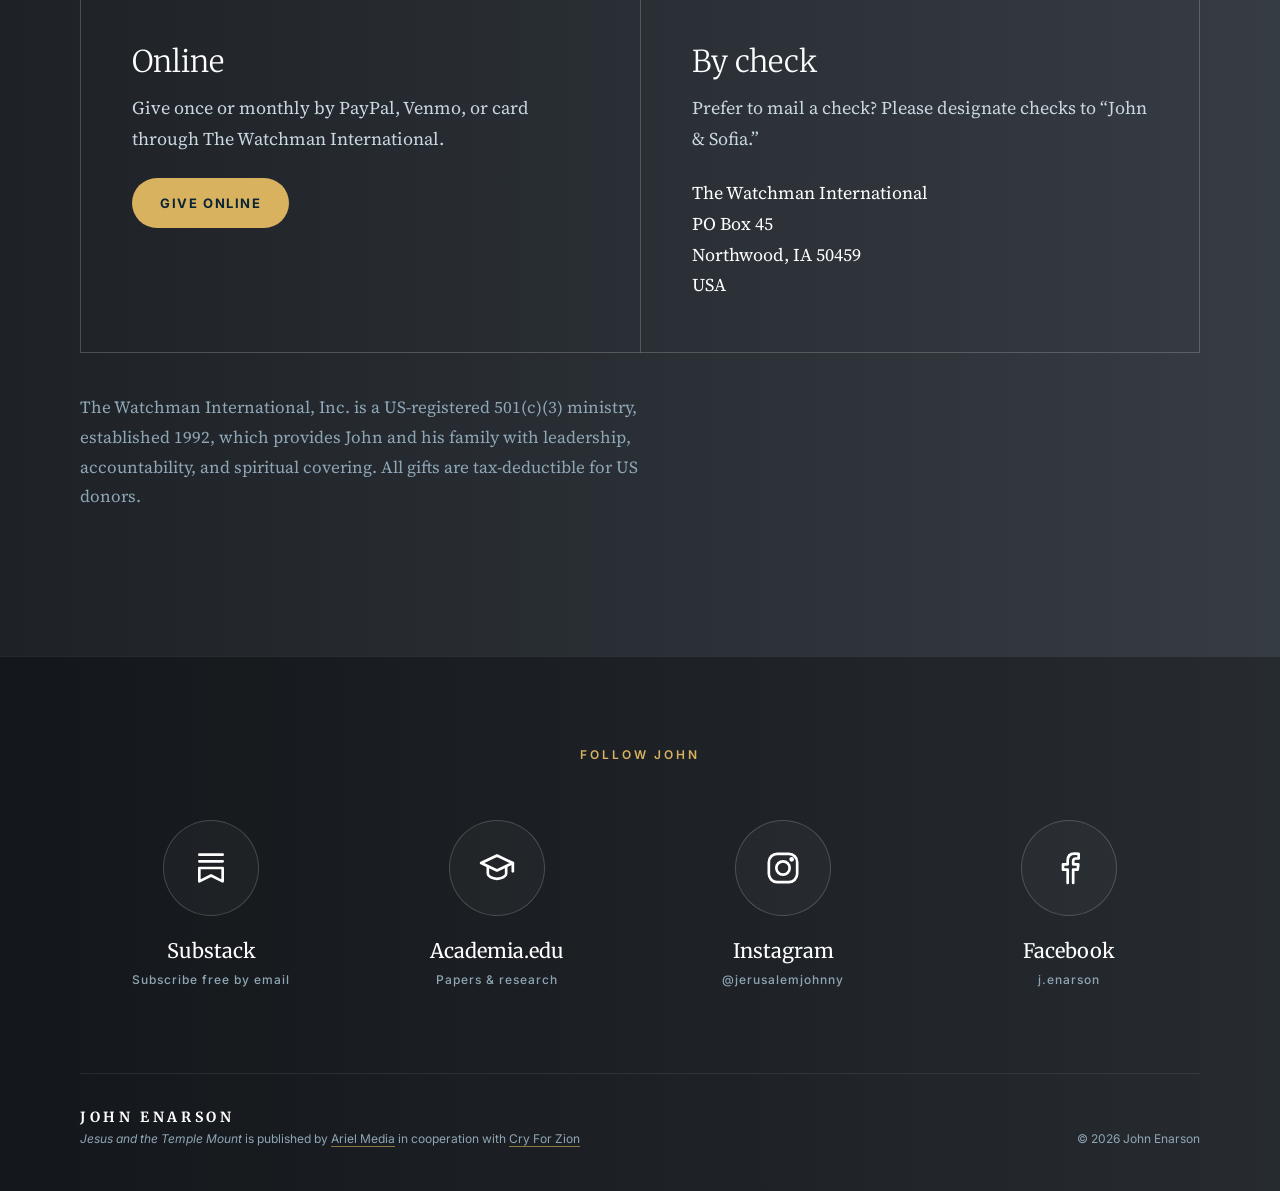
<file: support.html>
<!doctype html>
<html lang="en">
<head>
  <meta charset="utf-8">
  <meta name="viewport" content="width=device-width, initial-scale=1">
  <meta name="robots" content="noindex, nofollow"><!-- PRE-LAUNCH: remove when johnenarson.com goes live -->
  <title>Support · John Enarson</title>
  <meta name="description" content="Support John Enarson’s ministry in Israel through The Watchman International, a US 501(c)(3). Gifts are tax-deductible for US donors.">
  <meta name="theme-color" content="#191d22">
  <meta property="og:type" content="website">
  <meta property="og:site_name" content="John Enarson">
  <meta property="og:title" content="Support · John Enarson">
  <meta property="og:description" content="Support John Enarson’s ministry in Israel through The Watchman International, a US 501(c)(3). Gifts are tax-deductible for US donors.">
  <meta property="og:image" content="https://johnenarson.github.io/assets/img/share.jpg?v=2">
  <meta name="twitter:card" content="summary_large_image">
  <link rel="preconnect" href="https://fonts.googleapis.com">
  <link rel="preconnect" href="https://fonts.gstatic.com" crossorigin>
  <link href="https://fonts.googleapis.com/css2?family=Merriweather:ital,wght@0,300;0,400;0,700;1,300;1,400&family=Source+Serif+4:ital,opsz,wght@0,8..60,300;0,8..60,400;0,8..60,600;1,8..60,400&family=Inter:wght@400;500;600;700&display=swap" rel="stylesheet">
  <link rel="stylesheet" href="assets/css/site.css?v=65">
</head>
<body>
<div class="page">

<header class="site-header">
  <div class="bar">
    <a class="logo" href="./">JOHN ENARSON</a>
    <nav class="nav" aria-label="Main">
      <a href="book.html">THE BOOK</a>
      <a href="film.html">THE FILM</a>
      <a href="about.html">ABOUT</a>
      <a href="speaking.html">SPEAKING</a>
      <a href="writing.html">WRITING</a>
      <a href="teaching.html">TEACHING</a>
      <a href="support.html" aria-current="page">SUPPORT</a>
      <a class="nav-cta" href="https://arielmedia.shop" target="_blank" rel="noopener">PREORDER</a>
    </nav>
  </div>
</header>

<main>

<section class="page-hero">
  <div class="wrap two">
    <div>
      <p class="eyebrow">Support</p>
      <h1>Partner with John’s ministry <em>in Israel.</em></h1>
      <p class="lead">John serves in Israel as minister on location for The Watchman International. Your gifts sustain his work in teaching, Jewish–Christian relations, combating antisemitism, and humanitarian aid.</p>
      <div class="actions"><a class="btn btn-gold" href="https://www.paypal.com/donate/?cmd=_s-xclick&amp;hosted_button_id=KE4K2BDP64TTN" target="_blank" rel="noopener">Give now</a></div>
    </div>
    <img class="pair-photo" src="assets/img/ministry.jpg" alt="A group of visitors on the Temple Mount steps" width="1280" height="853" loading="lazy" style="margin: 0">
  </div>
</section>

<section class="sec">
  <div class="wrap">
    <p class="eyebrow">What your gift supports</p>
    <div class="cards">
      <div class="card"><span class="num">01</span><h3>Teaching</h3><p>Making the Bible and its history accessible, in Israel and abroad.</p></div>
      <div class="card"><span class="num">02</span><h3>Jewish–Christian relations</h3><p>Building understanding and friendship between Christians and the Jewish people.</p></div>
      <div class="card"><span class="num">03</span><h3>Combating antisemitism</h3><p>Answering old myths in new forms, especially within the Church.</p></div>
      <div class="card"><span class="num">04</span><h3>Humanitarian aid</h3><p>Practical help for people in need in Israel.</p></div>
    </div>
  </div>
</section>

<section class="sec tint">
  <div class="wrap">
    <p class="eyebrow">Ways to give</p>
    <div class="give-grid">
      <div>
        <h3>Online</h3>
        <p>Give once or monthly by PayPal, Venmo, or card through The Watchman International.</p>
        <a class="btn btn-gold" href="https://www.paypal.com/donate/?cmd=_s-xclick&amp;hosted_button_id=KE4K2BDP64TTN" target="_blank" rel="noopener">Give online</a>
      </div>
      <div>
        <h3>By check</h3>
        <p>Prefer to mail a check? Please designate checks to “John &amp; Sofia.”</p>
        <address>The Watchman International<br>PO Box 45<br>Northwood, IA 50459<br>USA</address>
      </div>
    </div>
    <p class="lead" style="margin-top: 40px; font-size: 17px; color: var(--muted)">The Watchman International, Inc. is a US-registered 501(c)(3) ministry, established 1992, which provides John and his family with leadership, accountability, and spiritual covering. All gifts are tax-deductible for US donors.</p>
  </div>
</section>

</main>

<footer class="site-footer">
  <div class="follow">
    <p class="eyebrow">Follow John</p>
    <ul class="socials">
      <li><a href="https://johnenarson.substack.com/subscribe" target="_blank" rel="noopener"><span class="ic"><svg width="30" height="30" viewBox="0 0 24 24" fill="none" stroke="currentColor" stroke-width="1.6" stroke-linecap="round" stroke-linejoin="round" aria-hidden="true"><path d="M5 4h14M5 8h14M5 12h14v8l-7-3.5L5 20z"/></svg></span><b>Substack</b><small>Subscribe free by email</small></a></li>
      <li><a href="https://teol.academia.edu/JohnEnarson" target="_blank" rel="noopener"><span class="ic"><svg width="30" height="30" viewBox="0 0 24 24" fill="none" stroke="currentColor" stroke-width="1.6" stroke-linecap="round" stroke-linejoin="round" aria-hidden="true"><path d="M2.5 9 12 4.5 21.5 9 12 13.5z"/><path d="M6.5 11v4.5c0 1.4 2.5 3 5.5 3s5.5-1.6 5.5-3V11"/><path d="M21.5 9v5"/></svg></span><b>Academia.edu</b><small>Papers &amp; research</small></a></li>
      <li><a href="https://www.instagram.com/jerusalemjohnny" target="_blank" rel="noopener"><span class="ic"><svg width="30" height="30" viewBox="0 0 24 24" fill="none" stroke="currentColor" stroke-width="1.6" stroke-linecap="round" stroke-linejoin="round" aria-hidden="true"><rect x="3.5" y="3.5" width="17" height="17" rx="5"/><circle cx="12" cy="12" r="4"/><circle cx="17.2" cy="6.8" r="0.6" fill="currentColor"/></svg></span><b>Instagram</b><small>@jerusalemjohnny</small></a></li>
      <li><a href="https://www.facebook.com/j.enarson" target="_blank" rel="noopener"><span class="ic"><svg width="30" height="30" viewBox="0 0 24 24" fill="none" stroke="currentColor" stroke-width="1.6" stroke-linecap="round" stroke-linejoin="round" aria-hidden="true"><path d="M14.5 21v-8h2.7l.4-3.2h-3.1V7.9c0-.9.3-1.6 1.6-1.6h1.7V3.5a22 22 0 0 0-2.5-.1c-2.5 0-4.1 1.5-4.1 4.2v2.2H8.4V13h2.8v8"/></svg></span><b>Facebook</b><small>j.enarson</small></a></li>
    </ul>
  </div>
  <div class="wrap base">
    <div>
      <span class="name">JOHN ENARSON</span>
      <span><i>Jesus and the Temple Mount</i> is published by <a class="inline-link" href="https://arielmedia.shop/" target="_blank" rel="noopener">Ariel Media</a> in cooperation with <a class="inline-link" href="https://cryforzion.com/" target="_blank" rel="noopener">Cry For Zion</a></span>
    </div>
    <span>© 2026 John Enarson</span>
  </div>
</footer>

</div>
<script src="assets/js/pages.js?v=65"></script>
</body>
</html>
</file>
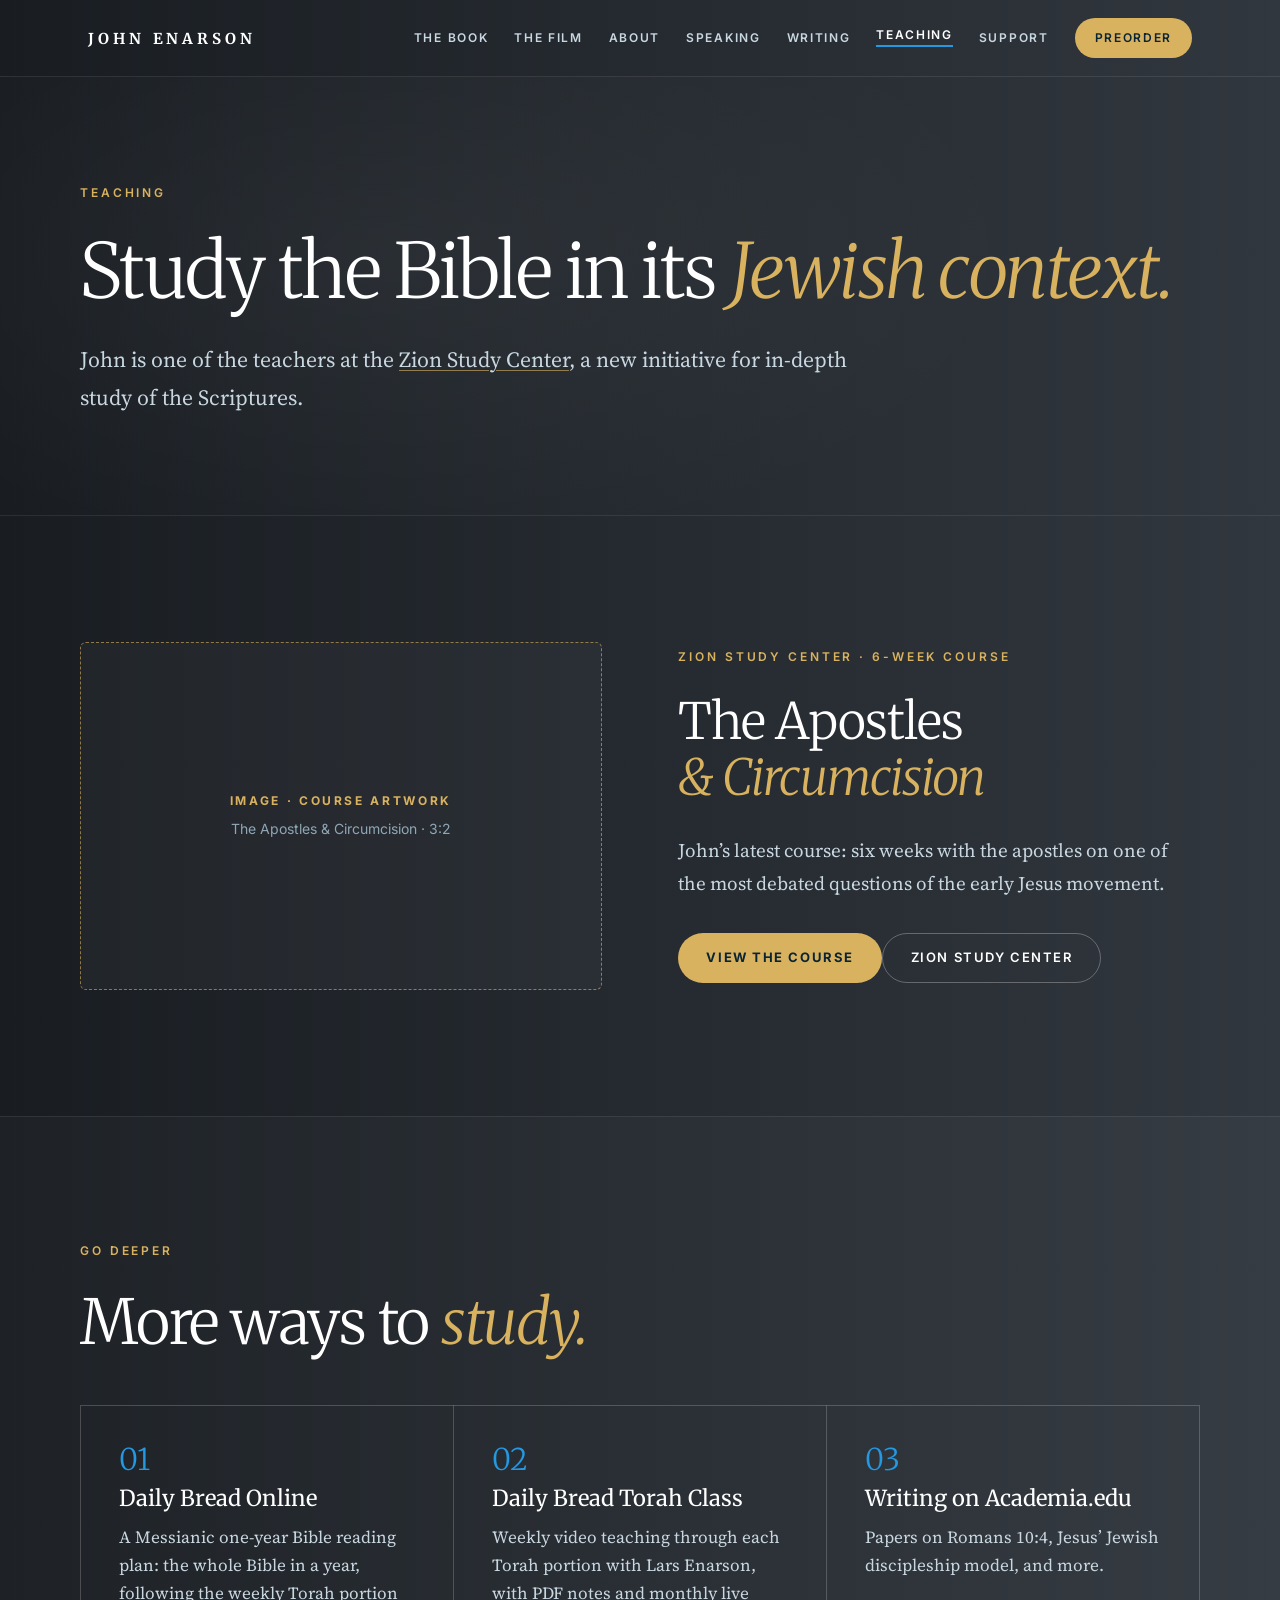
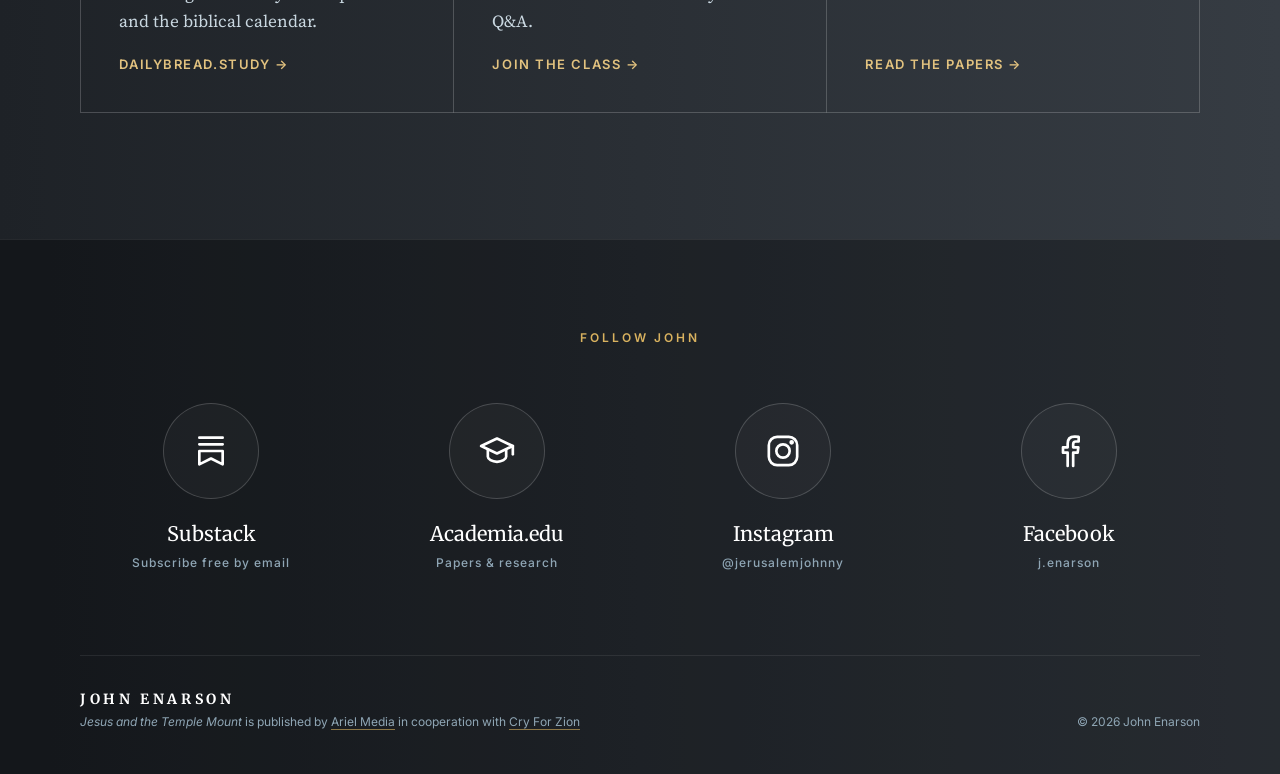
<file: teaching.html>
<!doctype html>
<html lang="en">
<head>
  <meta charset="utf-8">
  <meta name="viewport" content="width=device-width, initial-scale=1">
  <meta name="robots" content="noindex, nofollow"><!-- PRE-LAUNCH: remove when johnenarson.com goes live -->
  <title>Teaching · John Enarson</title>
  <meta name="description" content="Courses and teaching by John Enarson at the Zion Study Center, plus Bible study resources.">
  <meta name="theme-color" content="#191d22">
  <meta property="og:type" content="website">
  <meta property="og:site_name" content="John Enarson">
  <meta property="og:title" content="Teaching · John Enarson">
  <meta property="og:description" content="Courses and teaching by John Enarson at the Zion Study Center, plus Bible study resources.">
  <meta property="og:image" content="https://johnenarson.github.io/assets/img/share.jpg?v=2">
  <meta name="twitter:card" content="summary_large_image">
  <link rel="preconnect" href="https://fonts.googleapis.com">
  <link rel="preconnect" href="https://fonts.gstatic.com" crossorigin>
  <link href="https://fonts.googleapis.com/css2?family=Merriweather:ital,wght@0,300;0,400;0,700;1,300;1,400&family=Source+Serif+4:ital,opsz,wght@0,8..60,300;0,8..60,400;0,8..60,600;1,8..60,400&family=Inter:wght@400;500;600;700&display=swap" rel="stylesheet">
  <link rel="stylesheet" href="assets/css/site.css?v=65">
</head>
<body>
<div class="page">

<header class="site-header">
  <div class="bar">
    <a class="logo" href="./">JOHN ENARSON</a>
    <nav class="nav" aria-label="Main">
      <a href="book.html">THE BOOK</a>
      <a href="film.html">THE FILM</a>
      <a href="about.html">ABOUT</a>
      <a href="speaking.html">SPEAKING</a>
      <a href="writing.html">WRITING</a>
      <a href="teaching.html" aria-current="page">TEACHING</a>
      <a href="support.html">SUPPORT</a>
      <a class="nav-cta" href="https://arielmedia.shop" target="_blank" rel="noopener">PREORDER</a>
    </nav>
  </div>
</header>

<main>

<section class="page-hero">
  <div class="wrap">
    <p class="eyebrow">Teaching</p>
    <h1>Study the Bible in its <em>Jewish context.</em></h1>
    <p class="lead">John is one of the teachers at the <a class="inline-link" href="https://zionstudycenter.com/" target="_blank" rel="noopener">Zion Study Center</a>, a new initiative for in-depth study of the Scriptures.</p>
  </div>
</section>

<section class="sec">
  <div class="wrap two">
    <div class="ph photo" style="margin-bottom: 0" role="img" aria-label="Image placeholder: course artwork"><b>IMAGE · COURSE ARTWORK</b><span>The Apostles &amp; Circumcision · 3:2</span></div>
    <div>
      <p class="eyebrow">Zion Study Center · 6-week course</p>
      <h2 class="h2">The Apostles <em>&amp; Circumcision</em></h2>
      <p class="lead" style="margin-bottom: 32px">John’s latest course: six weeks with the apostles on one of the most debated questions of the early Jesus movement.</p>
      <div class="actions" style="margin-top: 0"><a class="btn btn-gold" href="https://zionstudycenter.com/p/apostles-and-circumcision" target="_blank" rel="noopener">View the course</a><a class="btn btn-ghost" href="https://zionstudycenter.com/" target="_blank" rel="noopener">Zion Study Center</a></div>
    </div>
  </div>
</section>

<section class="sec tint">
  <div class="wrap">
    <p class="eyebrow">Go deeper</p>
    <h2 class="h2">More ways to <em>study.</em></h2>
    <div class="cards" style="margin-top: 48px">
      <div class="card"><span class="num">01</span><h3>Daily Bread Online</h3><p>A Messianic one-year Bible reading plan: the whole Bible in a year, following the weekly Torah portion and the biblical calendar.</p><a class="text-link" href="https://dailybread.study/" target="_blank" rel="noopener">dailybread.study →</a></div>
      <div class="card"><span class="num">02</span><h3>Daily Bread Torah Class</h3><p>Weekly video teaching through each Torah portion with Lars Enarson, with PDF notes and monthly live Q&amp;A.</p><a class="text-link" href="https://larsenarson.com/torah" target="_blank" rel="noopener">Join the class →</a></div>
      <div class="card"><span class="num">03</span><h3>Writing on Academia.edu</h3><p>Papers on Romans 10:4, Jesus’ Jewish discipleship model, and more.</p><a class="text-link" href="https://teol.academia.edu/JohnEnarson" target="_blank" rel="noopener">Read the papers →</a></div>
    </div>
  </div>
</section>

</main>

<footer class="site-footer">
  <div class="follow">
    <p class="eyebrow">Follow John</p>
    <ul class="socials">
      <li><a href="https://johnenarson.substack.com/subscribe" target="_blank" rel="noopener"><span class="ic"><svg width="30" height="30" viewBox="0 0 24 24" fill="none" stroke="currentColor" stroke-width="1.6" stroke-linecap="round" stroke-linejoin="round" aria-hidden="true"><path d="M5 4h14M5 8h14M5 12h14v8l-7-3.5L5 20z"/></svg></span><b>Substack</b><small>Subscribe free by email</small></a></li>
      <li><a href="https://teol.academia.edu/JohnEnarson" target="_blank" rel="noopener"><span class="ic"><svg width="30" height="30" viewBox="0 0 24 24" fill="none" stroke="currentColor" stroke-width="1.6" stroke-linecap="round" stroke-linejoin="round" aria-hidden="true"><path d="M2.5 9 12 4.5 21.5 9 12 13.5z"/><path d="M6.5 11v4.5c0 1.4 2.5 3 5.5 3s5.5-1.6 5.5-3V11"/><path d="M21.5 9v5"/></svg></span><b>Academia.edu</b><small>Papers &amp; research</small></a></li>
      <li><a href="https://www.instagram.com/jerusalemjohnny" target="_blank" rel="noopener"><span class="ic"><svg width="30" height="30" viewBox="0 0 24 24" fill="none" stroke="currentColor" stroke-width="1.6" stroke-linecap="round" stroke-linejoin="round" aria-hidden="true"><rect x="3.5" y="3.5" width="17" height="17" rx="5"/><circle cx="12" cy="12" r="4"/><circle cx="17.2" cy="6.8" r="0.6" fill="currentColor"/></svg></span><b>Instagram</b><small>@jerusalemjohnny</small></a></li>
      <li><a href="https://www.facebook.com/j.enarson" target="_blank" rel="noopener"><span class="ic"><svg width="30" height="30" viewBox="0 0 24 24" fill="none" stroke="currentColor" stroke-width="1.6" stroke-linecap="round" stroke-linejoin="round" aria-hidden="true"><path d="M14.5 21v-8h2.7l.4-3.2h-3.1V7.9c0-.9.3-1.6 1.6-1.6h1.7V3.5a22 22 0 0 0-2.5-.1c-2.5 0-4.1 1.5-4.1 4.2v2.2H8.4V13h2.8v8"/></svg></span><b>Facebook</b><small>j.enarson</small></a></li>
    </ul>
  </div>
  <div class="wrap base">
    <div>
      <span class="name">JOHN ENARSON</span>
      <span><i>Jesus and the Temple Mount</i> is published by <a class="inline-link" href="https://arielmedia.shop/" target="_blank" rel="noopener">Ariel Media</a> in cooperation with <a class="inline-link" href="https://cryforzion.com/" target="_blank" rel="noopener">Cry For Zion</a></span>
    </div>
    <span>© 2026 John Enarson</span>
  </div>
</footer>

</div>
<script src="assets/js/pages.js?v=65"></script>
</body>
</html>
</file>
<file: assets/css/site.css>
/* johnenarson.com — site styles */
:root {
  --bg-left: #191d22;
  --bg-right: #31373e;
  --gold: #d9b25f;
  --gold-hi: #f0d08e;
  --gold-link: #e2c27f;
  --blue: #2498e1;
  --navy: #092435;
  --white: #ffffff;
  --offwhite: #f4f1ea;
  --ink: #c9d7e0;
  --muted: #8fa6b5;
  --rule: rgba(255, 255, 255, 0.08);
  --rule-strong: rgba(255, 255, 255, 0.1);
  --display: 'Merriweather', Georgia, serif;
  --serif: 'Source Serif 4', Georgia, serif;
  --sans: 'Inter', 'Helvetica Neue', Arial, sans-serif;
  --gutter: clamp(20px, 6vw, 80px);
  --sec-pad: clamp(96px, 14vh, 160px);
}

*, *::before, *::after { box-sizing: border-box; }
html { scroll-behavior: smooth; }
@media (prefers-reduced-motion: reduce) { html { scroll-behavior: auto; } }

body {
  margin: 0;
  background: var(--bg-left);
  color: var(--ink);
  font-family: var(--serif);
  line-height: 1.7;
  -webkit-font-smoothing: antialiased;
}
.page { background: linear-gradient(90deg, var(--bg-left) 0%, var(--bg-right) 100%); overflow-x: hidden; }

a { color: var(--gold-link); }
a:hover { color: #f3dcab; }
img { max-width: 100%; }
.wrap { max-width: 1120px; margin: 0 auto; }
.sr-only { position: absolute; width: 1px; height: 1px; overflow: hidden; clip: rect(0 0 0 0); white-space: nowrap; }

/* Type */
.eyebrow { margin: 0 0 28px; font: 600 12px/1.4 var(--sans); letter-spacing: 0.24em; text-transform: uppercase; color: var(--gold); }
.h2 { margin: 0 0 28px; font-family: var(--display); font-weight: 300; font-size: clamp(34px, 5vw, 62px); line-height: 1.12; letter-spacing: -0.02em; color: var(--white); text-wrap: balance; }
.h2 em, .h3 em { font-style: italic; color: var(--gold); }
.h3 { margin: 0 0 18px; font-family: var(--display); font-weight: 300; font-size: clamp(26px, 2.6vw, 34px); line-height: 1.25; color: var(--white); }
.lead { margin: 0 0 18px; max-width: 36em; font-size: clamp(18px, 1.5vw, 21px); line-height: 1.75; }
.text-link { font: 600 13px/1.4 var(--sans); letter-spacing: 0.12em; text-transform: uppercase; text-decoration: none; }

/* Buttons */
.btn { display: inline-flex; align-items: center; justify-content: center; min-height: 50px; padding: 0 28px; border-radius: 25px; font: 600 13px/1 var(--sans); letter-spacing: 0.12em; text-transform: uppercase; text-decoration: none; transition: background .18s ease, border-color .18s ease, color .18s ease; }
.btn-gold { background: var(--gold); color: var(--navy); font-weight: 700; }
.btn-gold:hover { background: var(--gold-hi); color: var(--navy); }
.btn-ghost { border: 1px solid rgba(255,255,255,0.28); color: var(--white); }
.btn-ghost:hover { border-color: var(--white); color: var(--white); }

/* Split pill: PREORDER | LOOK INSIDE */
.split { display: inline-flex; align-items: stretch; height: 54px; border-radius: 27px; overflow: hidden; background: var(--gold); box-shadow: 0 10px 30px rgba(0,0,0,0.35); }
.split a { display: inline-flex; align-items: center; font: 700 13px/1 var(--sans); letter-spacing: 0.14em; color: var(--navy); text-decoration: none; transition: background .18s ease, color .18s ease; }
.split .pre { padding: 0 30px 0 34px; }
.split .pre:hover { background: var(--blue); color: var(--white); }
.split .div { width: 1px; background: rgba(9,36,53,0.35); }
.split .look { padding: 0 34px 0 30px; background: var(--offwhite); }
.split .look:hover { background: var(--bg-right); color: var(--white); }

/* Header */
.site-header { border-bottom: 1px solid rgba(255,255,255,0.09); }
.site-header .bar { max-width: 1200px; margin: 0 auto; padding: 18px clamp(20px, 5vw, 48px); display: flex; flex-wrap: wrap; align-items: center; justify-content: space-between; gap: 14px 32px; }
.logo { font: 700 15px/1 var(--display); letter-spacing: 0.26em; color: #ffffff; text-decoration: none; }
.logo span { color: var(--blue); }
.logo:hover { color: #ffffff; }
.nav { display: flex; flex-wrap: wrap; align-items: center; gap: 8px 26px; font: 600 12px/1 var(--sans); letter-spacing: 0.14em; }
.nav a { color: var(--ink); text-decoration: none; }
.nav a:hover { color: var(--white); }
.nav .nav-cta { display: inline-flex; align-items: center; height: 40px; padding: 0 20px; border-radius: 20px; background: var(--gold); color: var(--navy); }
.nav .nav-cta:hover { background: var(--gold-hi); color: var(--navy); }

/* Hero */
.hero { padding: clamp(16px, 2.5vh, 32px) 0 clamp(48px, 7vh, 88px); overflow: hidden;
  background: radial-gradient(ellipse 42% 60% at 34% 52%, rgba(255,255,255,0.04) 0%, rgba(255,255,255,0) 100%); }
.hero-grid { max-width: 1440px; margin: 0 auto; display: grid; grid-template-columns: minmax(0, 1fr); align-items: center; }
.hero-photo { grid-area: 1 / 1; justify-self: start; align-self: start; width: 53.5%; margin-left: 29.25%; height: auto; display: block; will-change: transform; }
.hero-title { grid-area: 1 / 1; justify-self: start; align-self: center; width: 31%; margin-left: 16%; margin-top: 5%; position: relative; z-index: 1; will-change: transform;
  display: flex; flex-direction: column; align-items: center; gap: clamp(24px, 3vw, 44px); }
.hero-title h1 { margin: 0; width: 100%; }
.hero-kicker { margin: 0 0 clamp(4px, 0.6vw, 10px); text-align: center; }
.hero-kicker a { font: 600 clamp(10.5px, 0.85vw, 12px)/1 var(--sans); letter-spacing: 0.3em; text-transform: uppercase; color: var(--gold); text-decoration: none; transition: color .18s ease; white-space: nowrap; }
.hero-kicker a:hover { color: var(--gold-hi); }
.hero-title h1 img { width: 100%; height: auto; display: block; }
.hero-title .split { margin-top: clamp(14px, 1.8vw, 26px); }

/* Book details row */
.details { background: rgba(255,255,255,0.025); border-top: 1px solid var(--rule); border-bottom: 1px solid var(--rule); padding: 0 var(--gutter); }
.details .wrap { display: grid; grid-template-columns: repeat(auto-fit, minmax(220px, 1fr)); gap: 1px; }
.detail { outline: 1px solid var(--rule-strong); padding: 30px 24px; display: flex; flex-direction: column; gap: 6px; text-decoration: none; }
.detail b { font: 300 28px/1.2 var(--display); color: var(--white); }
.detail span { font-size: 15px; line-height: 1.55; color: var(--muted); }
.detail.blue b { color: var(--blue); }
.detail.cta b { color: var(--gold); }
.detail.cta span { color: var(--ink); }
.detail.cta:hover { background: rgba(255,255,255,0.03); }

/* Second Temple parallax band */
.temple { position: relative; overflow: hidden; padding: calc(clamp(128px, 18.5vh, 214px) - 4.5vh) var(--gutter) calc(clamp(128px, 18.5vh, 214px) + 4.5vh); text-align: center; }
.temple-bg { position: absolute; left: 0; right: 0; top: -25%; height: 150%; z-index: 0; background: url('../img/temple-mount-aerial.jpg') center 62% / cover no-repeat; will-change: transform; }
.temple-shade { position: absolute; inset: 0; z-index: 0; background: rgba(23,25,30,0.46); }
.temple-in { position: relative; z-index: 1; max-width: 820px; margin: 0 auto; }
.temple-title { margin: 0 0 26px; font: 300 clamp(40px, 5.4vw, 72px)/1.1 var(--display); letter-spacing: -0.02em; color: var(--white); text-wrap: balance; }
.temple-title em { font-style: italic; color: var(--gold); }
.temple-in p.big { margin: 0 auto; max-width: 40em; font: 300 clamp(19px, 2vw, 25px)/1.6 var(--display); color: var(--white); text-wrap: balance; }
.temple-in p.big em { font-style: italic; color: var(--gold); }
@media (max-width: 860px) { .temple-bg { background-image: url('../img/temple-mount-aerial-sm.jpg'); } }

/* Sections */
.sec { border-top: 1px solid var(--rule); padding: var(--sec-pad) var(--gutter); }
.sec.tint { background: rgba(255,255,255,0.025); }
#inside.sec { background: linear-gradient(90deg, #092435 0%, #31373e 100%); }
#inside.sec.lift { background: linear-gradient(90deg, #1d2127 0%, #383f47 100%); }

/* Endorsements */
.quotes { display: grid; grid-template-columns: repeat(auto-fit, minmax(300px, 1fr)); gap: clamp(48px, 6vw, 88px); }
.quote { margin: 0; display: flex; flex-direction: column; gap: 24px; }
.quote img { width: 120px; height: 120px; border-radius: 50%; object-fit: cover; display: block; border: 2px solid var(--gold); box-shadow: 0 0 0 6px rgba(217,178,95,0.12), 0 14px 30px rgba(0,0,0,0.4); }
.quote blockquote { margin: 0; font: italic 300 clamp(24px, 2.4vw, 30px)/1.45 var(--display); color: var(--white); }
.quote figcaption { font: 400 16px/1.6 var(--sans); color: var(--muted); }
.quote figcaption b { font-size: 15px; font-weight: 600; letter-spacing: 0.08em; text-transform: uppercase; color: var(--gold); }
.quotes + .text-link { display: inline-block; margin-top: 56px; }

/* Image placeholders (replace with real images) */
.ph { width: 100%; border: 1px dashed rgba(217,178,95,0.6); border-radius: 6px; background: rgba(255,255,255,0.03); display: flex; flex-direction: column; align-items: center; justify-content: center; gap: 8px; text-align: center; padding: 24px; }
.ph b { font: 700 12px/1.4 var(--sans); letter-spacing: 0.22em; color: var(--gold); }
.ph span { font: 400 14px/1.5 var(--sans); color: var(--muted); }
.ph.wide { aspect-ratio: 16 / 9; margin-bottom: 64px; }
.ph.tall { aspect-ratio: 4 / 5; }
.ph.photo { aspect-ratio: 3 / 2; margin-bottom: 36px; }

/* Timeline */
.timeline { list-style: none; margin: 0; padding: 0; display: grid; grid-template-columns: repeat(auto-fit, minmax(150px, 1fr)); border-top: 1px solid rgba(255,255,255,0.22); }
.timeline li { position: relative; padding: 22px 12px 0 0; display: flex; flex-direction: column; gap: 6px; }
.timeline li::before { content: ''; position: absolute; top: -4px; left: 0; width: 8px; height: 8px; border-radius: 50%; background: var(--blue); }
.timeline b { font: 400 19px/1.35 var(--display); color: var(--white); }
.timeline span { font: 500 12px/1.4 var(--sans); letter-spacing: 0.08em; text-transform: uppercase; color: var(--muted); }

/* About */
.two { display: grid; grid-template-columns: repeat(auto-fit, minmax(300px, 1fr)); gap: clamp(40px, 6vw, 96px); align-items: center; }
.two .h2 { font-size: clamp(32px, 4vw, 50px); }
.two .lead { font-size: 19px; }
.pair-photo { width: 100%; height: auto; aspect-ratio: 3 / 2; object-fit: cover; display: block; border-radius: 6px; margin-bottom: 36px; }

/* Bio: full-bleed blue portrait, text in the negative space on the right */
.bio { position: relative; overflow: hidden; background: #1f5374; min-height: clamp(520px, 48vw, 820px); display: flex; align-items: center; }
.bio-bg { position: absolute; inset: 0; width: 100%; height: 100%; object-fit: cover; object-position: 25% 30%; display: block; }
.bio::after { content: ''; position: absolute; inset: 0; background: linear-gradient(90deg, rgba(14,40,60,0) 50%, rgba(14,40,60,0.25) 100%); pointer-events: none; }
.bio-in { position: relative; z-index: 1; width: 100%; max-width: 1240px; margin: 0 auto; padding: clamp(64px, 9vh, 120px) var(--gutter); display: flex; justify-content: flex-end; }
.bio-text { width: min(46%, 560px); color: var(--white); }
.bio .eyebrow { color: var(--gold); }
.bio .h2 { font-size: clamp(32px, 3.6vw, 50px); }
.bio .h2 em { color: var(--white); }
.bio .lead { font-size: 19px; color: rgba(255,255,255,0.94); }
.bio .text-link { color: var(--white); border-bottom: 1px solid rgba(255,255,255,0.5); padding-bottom: 4px; }
.bio .text-link:hover { border-color: var(--white); }
@media (max-width: 760px) {
  .bio { display: block; min-height: 0; }
  .bio-bg { position: static; height: auto; aspect-ratio: 4 / 3; object-position: 30% 30%; }
  .bio::after { display: none; }
  .bio-in { padding: 48px var(--gutter) 72px; }
  .bio-text { width: 100%; }
}

/* Subscribe band */
.subscribe { background: var(--blue); padding: clamp(88px, 12vh, 140px) var(--gutter); text-align: center; color: var(--white); }
.subscribe .in { max-width: 760px; margin: 0 auto; display: flex; flex-direction: column; align-items: center; }
.subscribe .eyebrow { color: var(--white); }
.subscribe .h2 { font-size: clamp(32px, 4.4vw, 56px); margin-bottom: 22px; }
.subscribe .h2 em { color: var(--white); }
.subscribe p { margin: 0 0 40px; font-size: 19px; line-height: 1.7; }
.subscribe form { display: flex; flex-wrap: wrap; justify-content: center; gap: 12px; width: 100%; max-width: 560px; }
.subscribe input { flex: 1 1 260px; height: 52px; padding: 0 24px; border-radius: 26px; border: 0; background: var(--white); color: var(--navy); font: 400 15px var(--sans); }
.subscribe button { height: 52px; padding: 0 28px; border: 0; border-radius: 26px; background: var(--bg-left); color: var(--white); font: 600 13px var(--sans); letter-spacing: 0.12em; cursor: pointer; transition: background .18s ease; }
.subscribe button:hover { background: var(--navy); }
.subscribe small { margin-top: 18px; font: 400 12px var(--sans); }

/* Speaking + Support */
.pair { display: grid; grid-template-columns: repeat(auto-fit, minmax(300px, 1fr)); gap: 1px; border: 1px solid var(--rule-strong); }
.pair > div { outline: 1px solid var(--rule-strong); padding: clamp(32px, 4vw, 56px); display: flex; flex-direction: column; align-items: flex-start; }
.pair .eyebrow { margin-bottom: 22px; }
.pair p { margin: 0 0 32px; font-size: 18px; line-height: 1.7; }

/* Footer */
.site-footer { background: rgba(0,0,0,0.22); border-top: 1px solid var(--rule); padding: 0 var(--gutter) 40px; }
.follow { max-width: 1120px; margin: 0 auto; padding: clamp(72px, 10vh, 112px) 0 clamp(56px, 8vh, 88px); text-align: center; }
.follow .eyebrow { margin-bottom: 44px; }
.socials { list-style: none; margin: 0; padding: 0; display: grid; grid-template-columns: repeat(4, minmax(0, 1fr)); gap: 24px; }
.socials a { display: flex; flex-direction: column; align-items: center; gap: 8px; padding: 12px 8px; text-decoration: none; color: var(--white); }
.socials .ic { display: flex; align-items: center; justify-content: center; width: 96px; height: 96px; margin-bottom: 14px; border-radius: 50%;
  border: 1px solid rgba(255,255,255,0.18); background: rgba(255,255,255,0.03); color: var(--white);
  transition: transform .25s cubic-bezier(.2,.7,.2,1), background .2s ease, border-color .2s ease, box-shadow .25s ease, color .2s ease; }
.socials .ic svg { width: 40px; height: 40px; }
.socials b { font: 400 20px/1.3 var(--display); color: var(--white); }
.socials small { font: 500 12px/1.4 var(--sans); letter-spacing: 0.08em; color: var(--muted); }
.socials a:hover .ic, .socials a:focus-visible .ic { transform: translateY(-6px); background: var(--blue); border-color: var(--blue); box-shadow: 0 16px 34px rgba(36,152,225,0.35); }
.socials a:hover b { color: var(--white); }
@media (prefers-reduced-motion: reduce) { .socials a:hover .ic { transform: none; } }
@media (max-width: 760px) { .socials { grid-template-columns: repeat(2, minmax(0, 1fr)); row-gap: 32px; } .socials .ic { width: 80px; height: 80px; } }
.site-footer .base { border-top: 1px solid var(--rule); padding-top: 32px; }
.site-footer .wrap { display: flex; flex-wrap: wrap; justify-content: space-between; align-items: flex-end; gap: 18px 32px; font: 400 12px/1.9 var(--sans); color: var(--muted); }
.site-footer .name { display: block; font: 700 14px/1.6 var(--display); letter-spacing: 0.26em; color: var(--white); }

/* Mobile: until the dedicated mobile hero graphic arrives, stack title above photo */
@media (max-width: 760px) {
  .hero { padding-top: 28px; }
  .hero-title { grid-area: 1 / 1; width: 82%; margin: 0 auto; justify-self: center; }
  .hero-photo { grid-area: 2 / 1; width: 100%; margin: 24px 0 0; }
  .split { height: 50px; }
  .split .pre { padding: 0 20px 0 24px; } .split .look { padding: 0 24px 0 20px; }
  .split a { font-size: 12px; letter-spacing: 0.1em; }
}

/* ===== Inner pages ===== */
.nav a[aria-current="page"] { color: var(--white); box-shadow: inset 0 -2px 0 var(--blue); padding-bottom: 6px; }
.page-hero { position: relative; padding: clamp(80px, 12vh, 140px) var(--gutter) clamp(64px, 9vh, 104px);
  background: radial-gradient(ellipse 50% 70% at 30% 40%, rgba(255,255,255,0.045) 0%, rgba(255,255,255,0) 100%); }
.page-hero .wrap { max-width: 1120px; }
.page-hero.photo { overflow: hidden; background: none; }
.page-hero.photo .wrap { position: relative; z-index: 1; text-shadow: 0 2px 18px rgba(0,0,0,0.5); }
.ph-bg { position: absolute; inset: 0; z-index: 0; background: url('../img/olive-view.jpg') 0% 46% / max(140%, 1100px) auto no-repeat; }
.ph-bg::after { content: ""; position: absolute; inset: 0; background: linear-gradient(90deg, rgba(23,25,30,0.86) 0%, rgba(23,25,30,0.62) 55%, rgba(23,25,30,0.35) 100%), linear-gradient(180deg, rgba(23,25,30,0) 60%, rgba(23,25,30,0.7) 100%); }
@media (max-width: 860px) { .ph-bg { background: url('../img/olive-view-sm.jpg') 70% 50% / cover no-repeat; } .ph-bg::after { background: rgba(23,25,30,0.72); } }
.page-hero h1 { margin: 0 0 28px; max-width: 15em; font-family: var(--display); font-weight: 300; font-size: clamp(40px, 6vw, 76px); line-height: 1.08; letter-spacing: -0.02em; color: var(--white); text-wrap: balance; }
.page-title { margin: 0 0 40px; font-family: var(--display); font-weight: 300; font-size: clamp(40px, 6vw, 76px); line-height: 1.08; letter-spacing: -0.02em; color: var(--white); }
.page-hero h1 em { font-style: italic; color: var(--gold); }
.page-hero .lead { font-size: clamp(19px, 1.7vw, 23px); }
.page-hero .actions { display: flex; flex-wrap: wrap; gap: 12px; margin-top: 36px; }

.subnav { border-top: 1px solid var(--rule); border-bottom: 1px solid var(--rule); background: rgba(255,255,255,0.02); padding: 0 var(--gutter); }
.subnav .wrap { display: flex; flex-wrap: wrap; gap: 4px 32px; }
.subnav a { padding: 18px 0; font: 600 12px/1 var(--sans); letter-spacing: 0.16em; text-transform: uppercase; color: var(--muted); text-decoration: none; }
.subnav a:hover { color: var(--white); }
.subnav a[aria-current="page"] { color: var(--white); box-shadow: inset 0 -2px 0 var(--blue); }

.prose { max-width: 40em; }
.prose p { margin: 0 0 1.2em; font-size: 19px; line-height: 1.8; }
.prose p:last-child { margin-bottom: 0; }

.book-hero { display: grid; grid-template-columns: repeat(auto-fit, minmax(300px, 1fr)); gap: clamp(48px, 7vw, 104px); align-items: center; }
.book-cover { width: 100%; max-width: 440px; height: auto; display: block; justify-self: center; box-shadow: 0 40px 80px rgba(0,0,0,0.55), 0 8px 20px rgba(0,0,0,0.35); }
.price { display: flex; align-items: baseline; gap: 14px; margin: 0 0 28px; font-family: var(--sans); color: var(--muted); font-size: 14px; letter-spacing: 0.06em; }
.price b { font: 300 40px/1 var(--display); color: var(--white); letter-spacing: 0; }

.cards { display: grid; grid-template-columns: repeat(auto-fit, minmax(260px, 1fr)); gap: 1px; border: 1px solid var(--rule-strong); }
.card { outline: 1px solid var(--rule-strong); padding: clamp(28px, 3vw, 40px); display: flex; flex-direction: column; gap: 10px; }
.card .num { font: 300 30px/1 var(--display); color: var(--blue); }
.card h3 { margin: 0; font: 400 22px/1.3 var(--display); color: var(--white); }
.card p { margin: 0; font-size: 17px; line-height: 1.65; }
.card a.text-link { margin-top: auto; padding-top: 10px; }

.callout { border-left: 2px solid var(--gold); padding: 6px 0 6px 28px; max-width: 46em; }
.callout p { margin: 0; font: 300 clamp(22px, 2.2vw, 28px)/1.5 var(--display); color: var(--white); }

/* Full endorsements */
.endorse { display: grid; grid-template-columns: 180px minmax(0, 1fr); gap: clamp(28px, 4vw, 56px); padding: clamp(48px, 7vh, 80px) 0; border-top: 1px solid var(--rule); }
.endorse:first-child { border-top: 0; padding-top: 0; }
.endorse .who img, .endorse .who .initial { width: 168px; height: 168px; border-radius: 50%; object-fit: cover; display: block; border: 2px solid var(--gold); box-shadow: 0 0 0 6px rgba(217,178,95,0.12), 0 14px 30px rgba(0,0,0,0.4); }
.endorse .who .initial { display: flex; align-items: center; justify-content: center; font: 300 52px/1 var(--display); color: var(--gold); background: rgba(255,255,255,0.03); }
.endorse blockquote { margin: 0 0 22px; font: 300 clamp(20px, 1.9vw, 24px)/1.7 var(--display); color: var(--white); }
.endorse blockquote p { margin: 0 0 1em; }
.endorse cite { font: normal 400 15px/1.7 var(--sans); color: #b9cad5; }
.endorse cite b { display: block; font-size: 14px; margin-bottom: 2px; font-weight: 600; letter-spacing: 0.08em; text-transform: uppercase; color: var(--gold); }
@media (max-width: 640px) { .endorse { grid-template-columns: 1fr; } }

/* FAQ */
.faq { max-width: 860px; border-top: 1px solid var(--rule-strong); }
.faq details { border-bottom: 1px solid var(--rule-strong); }
.faq summary { list-style: none; cursor: pointer; padding: 24px 40px 24px 0; position: relative; font: 400 21px/1.4 var(--display); color: var(--white); }
.faq summary::-webkit-details-marker { display: none; }
.faq summary::after { content: '+'; position: absolute; right: 4px; top: 20px; font: 300 28px/1 var(--sans); color: var(--gold); transition: transform .2s ease; }
.faq details[open] summary::after { transform: rotate(45deg); }
.faq details p { margin: 0 0 26px; max-width: 40em; font-size: 18px; line-height: 1.75; }

/* Forms */
.form { display: grid; grid-template-columns: repeat(2, minmax(0, 1fr)); gap: 20px 24px; max-width: 860px; }
.form .full { grid-column: 1 / -1; }
.form label { display: flex; flex-direction: column; gap: 8px; font: 600 12px/1.4 var(--sans); letter-spacing: 0.12em; text-transform: uppercase; color: var(--muted); }
.form input, .form select, .form textarea { width: 100%; min-height: 52px; padding: 14px 18px; border-radius: 8px; border: 1px solid rgba(255,255,255,0.18); background: rgba(255,255,255,0.04);
  color: var(--white); font: 400 16px/1.5 var(--sans); letter-spacing: 0; text-transform: none; transition: border-color .18s ease, background .18s ease; }
.form textarea { min-height: 150px; resize: vertical; }
.form select option { color: #17191e; }
.form input:focus, .form select:focus, .form textarea:focus { outline: none; border-color: var(--blue); background: rgba(36,152,225,0.08); }
.form button { justify-self: start; border: 0; cursor: pointer; }
.form-note { grid-column: 1 / -1; margin: 0; font: 400 14px/1.6 var(--sans); color: var(--muted); }
.form-note.show { color: var(--gold); }
@media (max-width: 640px) { .form { grid-template-columns: 1fr; } }

/* Topic list */
.topics { list-style: none; margin: 0; padding: 0; border-top: 1px solid var(--rule-strong); }
.topics li { display: grid; grid-template-columns: 64px minmax(0, 1fr); gap: 24px; padding: 32px 0; border-bottom: 1px solid var(--rule-strong); }
.topics .n { font: 300 30px/1.2 var(--display); color: var(--blue); }
.topics h3 { margin: 0 0 8px; font: 400 clamp(22px, 2.2vw, 28px)/1.3 var(--display); color: var(--white); }
.topics p { margin: 0; max-width: 40em; font-size: 18px; line-height: 1.7; }

/* Formats chips */
.chips { display: flex; flex-wrap: wrap; gap: 10px; list-style: none; margin: 0; padding: 0; }
.chips li { padding: 12px 20px; border-radius: 22px; border: 1px solid rgba(255,255,255,0.18); font: 500 14px/1 var(--sans); color: var(--white); }

/* Articles */
.year { display: grid; grid-template-columns: 120px minmax(0, 1fr); gap: 24px; padding: 40px 0; border-top: 1px solid var(--rule-strong); }
.year h3 { margin: 0; font: 300 34px/1.1 var(--display); color: var(--gold); }
.articles { list-style: none; margin: 0; padding: 0; display: flex; flex-direction: column; gap: 22px; }
.articles a { display: block; text-decoration: none; }
.articles b { display: block; font: 400 20px/1.4 var(--display); color: var(--white); transition: color .15s ease; }
.articles a:hover b { color: var(--gold); }
.articles span { font: 500 12px/1.6 var(--sans); letter-spacing: 0.08em; text-transform: uppercase; color: var(--muted); }
@media (max-width: 640px) { .year { grid-template-columns: 1fr; gap: 16px; } }

/* Downloads / fact sheet */
.downloads { display: grid; grid-template-columns: repeat(auto-fit, minmax(220px, 1fr)); gap: 24px; }
.dl { display: flex; flex-direction: column; gap: 14px; text-decoration: none; color: var(--ink); }
.dl .thumb { aspect-ratio: 4 / 5; border-radius: 6px; overflow: hidden; background: rgba(255,255,255,0.04); display: flex; align-items: center; justify-content: center; border: 1px solid var(--rule-strong); }
.dl .thumb img { width: 100%; height: 100%; object-fit: cover; display: block; transition: transform .3s ease; }
.dl:hover .thumb img { transform: scale(1.03); }
.dl b { font: 400 18px/1.3 var(--display); color: var(--white); }
.dl span { font: 600 12px/1.4 var(--sans); letter-spacing: 0.12em; text-transform: uppercase; color: var(--gold); }
.facts { width: 100%; max-width: 860px; border-collapse: collapse; }
.facts th, .facts td { text-align: left; padding: 16px 0; border-bottom: 1px solid var(--rule-strong); vertical-align: top; }
.facts th { width: 34%; font: 600 12px/1.6 var(--sans); letter-spacing: 0.12em; text-transform: uppercase; color: var(--muted); padding-right: 24px; }
.facts td { font-size: 18px; color: var(--white); }
.copybox { position: relative; max-width: 860px; padding: 28px 30px; border: 1px solid var(--rule-strong); border-radius: 8px; background: rgba(255,255,255,0.03); }
.copybox p { margin: 0; font-size: 18px; line-height: 1.75; }
.copybox .copy { position: absolute; top: 14px; right: 14px; min-height: 34px; padding: 0 14px; font-size: 11px; background: transparent; color: var(--white); cursor: pointer; }
.copybox .copy:hover { background: var(--blue); border-color: var(--blue); }
.copybox + .copybox { margin-top: 20px; }

/* Gallery placeholders */
.gallery { display: grid; grid-template-columns: repeat(auto-fit, minmax(260px, 1fr)); gap: 24px; }
.gallery figure { margin: 0; }
.gallery .ph { aspect-ratio: 4 / 3; }
.gallery figcaption { margin-top: 12px; font: 400 16px/1.5 var(--serif); color: var(--ink); }

/* Give options */
.give-grid { display: grid; grid-template-columns: repeat(auto-fit, minmax(280px, 1fr)); gap: 1px; border: 1px solid var(--rule-strong); }
.give-grid > div { outline: 1px solid var(--rule-strong); padding: clamp(32px, 4vw, 52px); display: flex; flex-direction: column; align-items: flex-start; gap: 14px; }
.give-grid h3 { margin: 0; font: 300 30px/1.2 var(--display); color: var(--white); }
.give-grid p { margin: 0 0 10px; font-size: 18px; line-height: 1.7; }
.give-grid address { font-style: normal; font-size: 18px; line-height: 1.7; color: var(--white); }

/* CTA band */
.cta-band { background: var(--blue); padding: clamp(72px, 10vh, 112px) var(--gutter); text-align: center; color: var(--white); }
.cta-band .in { max-width: 760px; margin: 0 auto; display: flex; flex-direction: column; align-items: center; gap: 20px; }
.cta-band h2 { margin: 0; font: 300 clamp(30px, 4vw, 48px)/1.15 var(--display); color: var(--white); letter-spacing: -0.02em; }
.cta-band h2 em { font-style: italic; }
.cta-band p { margin: 0; font-size: 19px; line-height: 1.7; }
.cta-band .btn-dark { background: var(--bg-left); color: var(--white); }
.cta-band .btn-dark:hover { background: var(--navy); color: var(--white); }

/* ===== Look Inside flip book ===== */
.flipbook { position: relative; margin: 0 0 64px; outline: none; }
.fb-book { --case: max(4px, 0.73cqw); --sl: 2px; --sr: 9px; container-type: inline-size; position: relative; width: 110.2%; margin: 0 -5.1%; perspective: 2800px; }
.fb-stage { position: relative; z-index: 2; width: 100%; aspect-ratio: 2760 / 1708; cursor: pointer; user-select: none; -webkit-user-select: none;
  background: #fff; box-shadow: 0 1px 3px rgba(0,0,0,0.25); }
/* Hardcover open on a table: left board = front cover (front flap folded in), right board = back cover (back flap folded in).
   1mm = book width / 480 (two 240mm pages). */
.fb-case { --mm: calc(100cqw / 480); position: absolute; z-index: 0; top: calc(-1 * var(--case)); bottom: calc(-1 * var(--case) - 2px);
  left: calc(-1 * (var(--case) + var(--sl))); right: calc(-1 * (var(--case) + var(--sr))); display: flex; border-radius: 3px;
  transition: left .9s ease, right .9s ease;
  box-shadow: 0 46px 70px -18px rgba(0,0,0,0.75), 0 18px 34px rgba(0,0,0,0.35), 0 3px 6px rgba(0,0,0,0.4); }
.fb-board { position: relative; flex: 1; overflow: hidden; }
.fb-board-l { border-radius: 3px 0 0 3px; }
.fb-board-r { border-radius: 0 3px 3px 0; }
.fb-art { position: absolute; inset: 0; background-size: cover; background-position: center; filter: brightness(0.9); }
.fb-board-l .fb-art { background-image: url('../img/board-front.webp?v=2'); }
.fb-board-r .fb-art { background-image: url('../img/board-back.webp'); }
/* Dust-jacket flaps wrapped around the outer edges, about 118mm deep */
.fb-flap { position: absolute; top: 0; bottom: 0; width: calc(var(--mm) * 118); background-size: 100% 100%; }
.fb-board-l .fb-flap { left: var(--case); background-image: url('../img/flap-front.webp');
  box-shadow: 3px 0 5px rgba(0,0,0,0.35), inset 2px 0 0 rgba(255,255,255,0.10); }
.fb-board-r .fb-flap { right: var(--case); background-image: url('../img/flap-back.webp');
  box-shadow: -3px 0 5px rgba(0,0,0,0.35), inset -2px 0 0 rgba(255,255,255,0.10); }
.fb-board::after { content: ''; position: absolute; inset: 0; border-radius: inherit; pointer-events: none;
  background: linear-gradient(180deg, rgba(255,255,255,0.06), rgba(0,0,0,0.10)); }
.fb-board-l::after { box-shadow: inset 0 -3px 0 rgba(0,0,0,0.45), inset 0 2px 0 rgba(255,255,255,0.10), inset 3px 0 0 rgba(0,0,0,0.3), inset -10px 0 14px -6px rgba(0,0,0,0.55); }
.fb-board-r::after { box-shadow: inset 0 -3px 0 rgba(0,0,0,0.45), inset 0 2px 0 rgba(255,255,255,0.10), inset -3px 0 0 rgba(0,0,0,0.3), inset 10px 0 14px -6px rgba(0,0,0,0.55); }
/* 32mm spine underneath: dark hollow with a sliver of the gold foil spine at head and tail */
.fb-spine { position: absolute; z-index: 1; left: 50%; width: calc(var(--mm) * 32); transform: translateX(-50%);
  top: -1px; bottom: -1px; border-radius: 2px; pointer-events: none;
  background:
    linear-gradient(180deg, #c9a64e 0, #f0d690 1.2px, #a8842f 2.6px, transparent 3.2px) top / 100% 100% no-repeat,
    linear-gradient(0deg, #c9a64e 0, #f0d690 1.2px, #a8842f 2.6px, transparent 3.2px) bottom / 100% 100% no-repeat,
    linear-gradient(90deg, #0d0f12 0%, #22252a 18%, #2c2a24 50%, #22252a 82%, #0d0f12 100%);
  box-shadow: 0 0 6px rgba(0,0,0,0.6); }
/* Page block edges: thicker on the side you have read through */
.fb-stack { position: absolute; z-index: 1; top: 2px; bottom: -2px; border-radius: 1px;
  background: repeating-linear-gradient(90deg, #f7f4ec 0 1px, #d6d0c3 1px 2px); box-shadow: 0 1px 2px rgba(0,0,0,0.3); transition: width .9s ease; }
.fb-stack-l { left: calc(-1 * var(--sl)); width: var(--sl); }
.fb-stack-r { right: calc(-1 * var(--sr)); width: var(--sr); }
.fb-book.is-single .fb-board-l { display: none; }
.fb-book.is-single .fb-case { left: calc(50% - (min(100%, 560px) / 2) - var(--case) - 2px); right: calc(50% - (min(100%, 560px) / 2) - var(--case) - 9px); }
.fb-book.is-single .fb-stack { display: none; }
@media (max-width: 760px) { .fb-book { width: 100%; margin: 0; } }
.fb-book.is-single .fb-stage { aspect-ratio: 1380 / 1708; max-width: 560px; margin: 0 auto; }
.fb-page { position: absolute; top: 0; bottom: 0; width: 50%; overflow: hidden; }
.fb-left { left: 0; } .fb-right { right: 0; }
.fb-one { inset: 0; width: 100%; transform-origin: left center; }
.fb-page::after { content: ''; position: absolute; top: 0; bottom: 0; width: 7%; pointer-events: none; z-index: 2; }
.fb-left::after { right: 0; background: linear-gradient(90deg, rgba(0,0,0,0) 0%, rgba(0,0,0,0.16) 100%); }
.fb-right::after { left: 0; background: linear-gradient(270deg, rgba(0,0,0,0) 0%, rgba(0,0,0,0.12) 100%); }
.fb-one::after { display: none; }
.fb-face { position: absolute; inset: 0; background: #fff; overflow: hidden; }
.fb-face img { width: 100%; height: 100%; object-fit: cover; display: block; pointer-events: none; }
.fb-wm { display: none; position: absolute; left: 8.7%; bottom: 7%; width: 36%; opacity: 0.35; pointer-events: none; filter: drop-shadow(0 0 1.5px rgba(0,0,0,0.25)) drop-shadow(0 1px 5px rgba(0,0,0,0.15)); }
.flipbook:fullscreen .fb-left .fb-wm, .flipbook:fullscreen .fb-back .fb-wm, .flipbook:fullscreen .fb-one .fb-wm { display: block; }
.flipbook:-webkit-full-screen .fb-left .fb-wm, .flipbook:-webkit-full-screen .fb-back .fb-wm, .flipbook:-webkit-full-screen .fb-one .fb-wm { display: block; }
.fb-leaf { position: absolute; top: 0; bottom: 0; right: 0; width: 50%; z-index: 5; transform-origin: left center; transform-style: preserve-3d; }
.fb-leaf.is-turning { transition: transform 900ms cubic-bezier(.45,.05,.25,1); }
.fb-leaf .fb-face { backface-visibility: hidden; -webkit-backface-visibility: hidden; }
.fb-leaf .fb-back { transform: rotateY(180deg); }
.fb-leaf .fb-front::after, .fb-leaf .fb-back::after { content: ''; position: absolute; inset: 0; pointer-events: none; opacity: 0; animation: fbShade 900ms ease-in-out; }
.fb-leaf .fb-front::after { background: linear-gradient(90deg, rgba(0,0,0,0.28), rgba(0,0,0,0) 60%); }
.fb-leaf .fb-back::after { background: linear-gradient(270deg, rgba(0,0,0,0.28), rgba(0,0,0,0) 60%); }
.fb-shade { display: none; }
@keyframes fbShade { 0% { opacity: 0; } 50% { opacity: 1; } 100% { opacity: 0; } }
.fb-out-next { animation: fbOutNext 630ms cubic-bezier(.45,.05,.55,.95) forwards; z-index: 3; }
.fb-out-prev { animation: fbOutPrev 630ms cubic-bezier(.45,.05,.55,.95) forwards; z-index: 3; transform-origin: right center; }
@keyframes fbOutNext { to { transform: perspective(1600px) rotateY(-95deg); opacity: 0.2; } }
@keyframes fbOutPrev { to { transform: perspective(1600px) rotateY(95deg); opacity: 0.2; } }

.fb-endcard { background: var(--navy) !important; display: flex; flex-direction: column; justify-content: center; align-items: flex-start; gap: 4%; padding: 12%; color: var(--white); }
.fb-endcard .eyebrow { margin: 0; font-size: clamp(9px, 1vw, 12px); }
.fb-endcard h3 { margin: 0; font: 300 clamp(22px, 3vw, 40px)/1.15 var(--display); color: var(--white); }
.fb-endcard p { margin: 0; font-size: clamp(13px, 1.3vw, 17px); line-height: 1.6; color: var(--ink); }
.fb-endcard .btn { min-height: 44px; }
.fb-endcard h3 em { font-style: italic; color: var(--gold); }
.fb-offer { margin: 0; padding: 0; list-style: none; display: flex; flex-direction: column; gap: 0.9em; font-size: clamp(12px, 1.15vw, 16px); line-height: 1.5; color: var(--ink); }
.fb-offer li { position: relative; padding-left: 1.4em; }
.fb-offer li::before { content: ""; position: absolute; left: 0; top: 0.55em; width: 0.5em; height: 0.5em; border-radius: 50%; background: var(--gold); }
.fb-offer b { color: var(--white); font-weight: 600; }
.fb-cover { background: var(--navy) !important; }
.fb-cover img { object-fit: cover; }

.fb-info { display: flex; flex-wrap: wrap; align-items: center; justify-content: center; gap: 4px 0; padding: 0 6px; }
.fb-info .fb-status { min-width: 0; }
.fb-note { font: 500 12px/1 var(--sans); letter-spacing: 0.12em; text-transform: uppercase; color: var(--offwhite); white-space: nowrap; }
.fb-note .fb-dot { margin: 0 0.7em; color: var(--muted); }
@media (max-width: 480px) { .fb-note .fb-dot { display: none; } }
.fb-controls { display: flex; align-items: center; justify-content: center; gap: 16px; margin-top: 28px; }
.fb-controls button { width: 50px; height: 50px; border-radius: 50%; border: 1px solid rgba(255,255,255,0.22); background: rgba(255,255,255,0.03); color: var(--white); cursor: pointer;
  display: inline-flex; align-items: center; justify-content: center; transition: background .18s ease, border-color .18s ease, opacity .18s ease; }
.fb-controls button:hover:not(:disabled) { background: var(--blue); border-color: var(--blue); }
.fb-controls button:disabled { opacity: 0.3; cursor: default; }
.fb-controls svg { width: 22px; height: 22px; }
.fb-status { min-width: 130px; white-space: nowrap; text-align: center; font: 500 12px/1 var(--sans); letter-spacing: 0.12em; text-transform: uppercase; color: var(--muted); }
.fb-controls .fb-full { margin-left: 8px; }
.flipbook:fullscreen { background: var(--bg-left); display: flex; flex-direction: column; justify-content: center; padding: 24px; margin: 0; }
.flipbook:fullscreen .fb-book { width: min(calc(100% - 40px), calc((100vh - 150px) * 1.616)); margin: 0 auto; }
.flipbook:fullscreen .fb-book.is-single .fb-stage { max-width: calc((100vh - 130px) * 0.808); }
.flipbook:-webkit-full-screen { background: var(--bg-left); display: flex; flex-direction: column; justify-content: center; padding: 24px; margin: 0; width: 100%; height: 100%; }
@media (prefers-reduced-motion: reduce) { .fb-leaf.is-turning { transition: none; } .fb-out-next, .fb-out-prev { animation: none; } }

/* Blue endorsements band (home) */
.sec.blue { background: var(--blue); border-top: 0; }
.sec.blue .eyebrow { color: var(--white); }
.sec.blue .quote blockquote { color: var(--white); }
.sec.blue .quote figcaption { color: rgba(255,255,255,0.88); }
.sec.blue .quote figcaption b { color: var(--navy); }
.sec.blue .quote img { border-color: var(--white); box-shadow: 0 0 0 6px rgba(255,255,255,0.18), 0 14px 30px rgba(9,36,53,0.35); }
.sec.blue .text-link { color: var(--white); border-bottom: 1px solid rgba(255,255,255,0.55); padding-bottom: 4px; }
.sec.blue .text-link:hover { border-color: var(--white); }
#endorsements .more { margin: 72px 0 0; text-align: center; }
#endorsements .more .text-link { font-size: 15px; }

/* Cream endorsements band (home) */
.sec.cream { background: linear-gradient(90deg, #e9edf0 0%, #f6f7f8 100%); border-top: 0; color: #3b4650; }
.sec.cream .quote blockquote { color: #191919; }
.sec.cream .quote figcaption { color: #4a5661; }
.sec.cream .quote figcaption b { color: #9a7428; }
.sec.cream .quote img { border: 4px solid #ffffff; box-shadow: 0 12px 26px rgba(9,36,53,0.16); }
.sec.cream .text-link { color: var(--navy); border-bottom: 1px solid rgba(9,36,53,0.45); padding-bottom: 4px; }
.sec.cream .text-link:hover { color: var(--blue); border-color: var(--blue); }
.sec.cream .q-next { border-color: rgba(9,36,53,0.45); background: rgba(255,255,255,0.5); color: var(--navy); }
.sec.cream .q-next:hover { background: var(--navy); color: var(--white); }
.sec.cream a.inline-link { color: var(--navy); }

/* Endorsement carousel (home): two quotes in view, the next one peeking in faded from the right */
.q-carousel { position: relative; --gap: clamp(40px, 6vw, 88px); --card: calc((100% - var(--gap)) / 2); }
.q-viewport { overflow: hidden; margin-right: calc((100vw - 100%) / -2); margin-left: -20px; padding: 14px 0 40px 20px; margin-top: -14px; margin-bottom: -26px; }
.q-track { display: flex; gap: var(--gap); will-change: transform; }
.q-track.is-sliding { transition: transform .7s cubic-bezier(.45,.05,.25,1); }
.q-track .quote { flex: 0 0 var(--cardpx, 45%); transition: opacity .7s ease; }
.q-track .quote.is-peek { opacity: 0.35; }
.q-next { position: absolute; z-index: 3; top: 40px; right: clamp(-96px, -5vw, -8px); width: 54px; height: 54px; border-radius: 50%;
  border: 1px solid rgba(255,255,255,0.6); background: rgba(255,255,255,0.12); color: var(--white); cursor: pointer;
  display: inline-flex; align-items: center; justify-content: center; transition: background .18s ease, color .18s ease, transform .18s ease; }
.q-next:hover { background: var(--white); color: var(--blue); transform: translateX(3px); }
.q-next svg { width: 24px; height: 24px; }
@media (max-width: 760px) { .q-next { top: 30px; right: 0; } }
@media (prefers-reduced-motion: reduce) { .q-track.is-sliding { transition: none; } }

/* Writing: latest Substack posts */
.latest-head { display: flex; align-items: baseline; justify-content: space-between; gap: 16px; margin-bottom: 28px; }
.posts { display: grid; grid-template-columns: repeat(3, minmax(0, 1fr)); gap: clamp(20px, 3vw, 36px); }
.post { display: flex; flex-direction: column; gap: 10px; text-decoration: none; color: var(--ink); }
.post-img { aspect-ratio: 16 / 10; border-radius: 6px; overflow: hidden; background: rgba(255,255,255,0.05); margin-bottom: 8px; box-shadow: 0 14px 30px rgba(0,0,0,0.3); }
.post-img img { width: 100%; height: 100%; object-fit: cover; display: block; transition: transform .4s ease; }
.post:hover .post-img img { transform: scale(1.04); }
.post-date { font: 600 11px/1.4 var(--sans); letter-spacing: 0.14em; text-transform: uppercase; color: var(--gold); }
.post b { font: 400 22px/1.3 var(--display); color: var(--white); transition: color .15s ease; }
.post:hover b { color: var(--gold); }
.post-sub { font-size: 16px; line-height: 1.6; color: var(--ink); display: -webkit-box; -webkit-line-clamp: 3; -webkit-box-orient: vertical; overflow: hidden; }
@media (max-width: 860px) { .posts { grid-template-columns: 1fr; } }

/* Writing: outlets strip (typeset wordmarks; swap for logo files when available) */
.outlets { border-top: 1px solid var(--rule); border-bottom: 1px solid var(--rule); background: rgba(255,255,255,0.02); padding: 40px var(--gutter); }
.outlets .eyebrow { text-align: center; margin-bottom: 26px; }
.outlet-list { list-style: none; margin: 0; padding: 0; display: flex; flex-wrap: wrap; justify-content: center; align-items: center; gap: 18px clamp(18px, 2.5vw, 38px); }
.outlet-list a { color: rgba(255,255,255,0.62); text-decoration: none; white-space: nowrap; transition: color .2s ease; }
.outlet-list a:hover { color: var(--white); }
.o-cbn { font: 900 23px/1 var(--sans); letter-spacing: 0.04em; }
.o-cbn span { font-weight: 500; letter-spacing: 0.12em; font-size: 15px; margin-left: 4px; }
.o-i365 { font: 800 22px/1 var(--sans); letter-spacing: -0.02em; }
.o-i365 span { color: var(--blue); }
.o-charisma { font: italic 700 23px/1 var(--display); }
.o-vi { font: 700 21px/1 var(--display); letter-spacing: 0.02em; text-transform: uppercase; }
.o-tig { font: 700 18px/1 var(--sans); letter-spacing: 0.16em; text-transform: uppercase; }
.o-acad { font: 400 22px/1 var(--serif); letter-spacing: 0.01em; }

/* Writing: editorial layout — lead story large, two below */
.posts { grid-template-columns: repeat(2, minmax(0, 1fr)); gap: clamp(36px, 4vw, 56px) clamp(24px, 3vw, 40px); }
.post.is-lead { grid-column: 1 / -1; display: grid; grid-template-columns: minmax(0, 1.45fr) minmax(0, 1fr); gap: clamp(28px, 4vw, 56px); align-items: center; }
.post.is-lead .post-img { width: 100%; justify-self: stretch; aspect-ratio: 4 / 3; margin: 0; box-shadow: 0 30px 60px rgba(0,0,0,0.45); }
.post.is-lead .post-txt { display: flex; flex-direction: column; gap: 14px; }
.post.is-lead b { font: 300 clamp(30px, 3.4vw, 46px)/1.15 var(--display); letter-spacing: -0.01em; }
.post.is-lead .post-sub { font-size: 19px; line-height: 1.65; -webkit-line-clamp: 5; }
.post .post-more { margin-top: 6px; font: 600 12px/1.4 var(--sans); letter-spacing: 0.14em; text-transform: uppercase; color: var(--gold); }
.post:not(.is-lead) .post-img { aspect-ratio: 16 / 9; }
.post:not(.is-lead) b { font-size: 26px; }
.post .post-txt { display: contents; }
.post.is-lead .post-txt { display: flex; }
.post-img img { object-position: center 30%; }
@media (max-width: 860px) { .posts { grid-template-columns: 1fr; } .post.is-lead { grid-template-columns: 1fr; } }

/* Inline links to organizations in running text */
a.inline-link { color: inherit; text-decoration: underline; text-decoration-color: rgba(217,178,95,0.6); text-decoration-thickness: 1px; text-underline-offset: 3px; transition: color .15s ease, text-decoration-color .15s ease; }
a.inline-link:hover { color: var(--gold-hi); text-decoration-color: var(--gold-hi); }
.bio a.inline-link, .sec.blue a.inline-link { text-decoration-color: rgba(255,255,255,0.6); }
.bio a.inline-link:hover, .sec.blue a.inline-link:hover { color: var(--white); text-decoration-color: var(--white); }

/* About: film section with the trailer playing silently in the background */
.sec.film { position: relative; overflow: hidden; background: #0d0f12; }
.film-bg { position: absolute; inset: 0; z-index: 0; opacity: 0; transition: opacity 2s ease; pointer-events: none; }
.film-bg.is-on { opacity: 0.32; }
.film-bg iframe { position: absolute; top: 50%; left: 50%; width: 100%; height: 100%; border: 0; transform: translate(-50%, -50%); pointer-events: none; }
.film-shade { position: absolute; inset: 0; z-index: 1; pointer-events: none;
  background: linear-gradient(90deg, rgba(13,15,18,0.55) 0%, rgba(13,15,18,0.25) 50%, rgba(13,15,18,0.7) 100%), linear-gradient(180deg, rgba(13,15,18,0.6), rgba(13,15,18,0) 25%, rgba(13,15,18,0) 75%, rgba(13,15,18,0.6)); }
.film-in { position: relative; z-index: 2; }
.film-photo { width: 100%; height: auto; aspect-ratio: 1 / 1; object-fit: cover; display: block; border-radius: 6px; box-shadow: 0 30px 60px rgba(0,0,0,0.5); }

/* The Film page */
.sec.film.film-hero { background: #0d0f12 url('../img/film-set.jpg') center 35% / cover no-repeat; padding-top: clamp(100px, 16vh, 180px); padding-bottom: clamp(100px, 16vh, 180px); }
.film-hero .wrap { max-width: 1120px; }
.film-hero .film-shade { background: linear-gradient(90deg, rgba(13,15,18,0.9) 0%, rgba(13,15,18,0.72) 55%, rgba(13,15,18,0.5) 100%); }
.film-hero .film-bg.is-on { opacity: 1; }
.film-hero .film-bg { background: #0d0f12; }
.film-title { margin: 0 0 28px; max-width: 14em; font: 300 clamp(40px, 6vw, 76px)/1.08 var(--display); letter-spacing: -0.02em; color: var(--white); text-wrap: balance; }
.film-title em { font-style: italic; color: var(--gold); }
.film-hero .lead { max-width: 34em; font-size: clamp(19px, 1.7vw, 23px); }
.film-hero .actions { display: flex; flex-wrap: wrap; gap: 12px; margin-top: 36px; }
.video { position: relative; aspect-ratio: 16 / 9; border-radius: 6px; overflow: hidden; background: #000; box-shadow: 0 30px 60px rgba(0,0,0,0.45); }
.video iframe { position: absolute; inset: 0; width: 100%; height: 100%; border: 0; }
.cards-2 { grid-template-columns: repeat(auto-fit, minmax(300px, 1fr)); }
.card .num { text-transform: none; }

/* Writing: lead Substack post as a cinematic wide card (blurred image fills the left behind the title) */
.post.is-lead { grid-column: 1 / -1; position: relative; display: flex; flex-direction: row; align-items: flex-end; min-height: clamp(360px, 34vw, 500px); padding: clamp(32px, 4.5vw, 64px); border-radius: 10px; overflow: hidden; background: #1a1c20; box-shadow: 0 30px 60px rgba(0,0,0,0.4); gap: 0; }
.post.is-lead .post-blur { position: absolute; inset: -60px; background-size: cover; background-position: center 30%; filter: blur(48px) saturate(0.85) brightness(0.55); transform: scale(1.15); }
.post.is-lead::before { content: ""; position: absolute; inset: 0; z-index: 1; background: linear-gradient(90deg, rgba(19,21,25,0.55) 0%, rgba(19,21,25,0.15) 45%, rgba(19,21,25,0) 60%); pointer-events: none; }
.post.is-lead .post-img { position: absolute; top: 0; right: 0; bottom: 0; width: 58%; aspect-ratio: auto; margin: 0; border-radius: 0; box-shadow: none; background: none;
  -webkit-mask-image: linear-gradient(90deg, transparent 0%, rgba(0,0,0,0.6) 18%, #000 40%); mask-image: linear-gradient(90deg, transparent 0%, rgba(0,0,0,0.6) 18%, #000 40%); }
.post.is-lead .post-img img { object-position: center 28%; }
.post.is-lead .post-txt { position: relative; z-index: 2; display: flex; flex-direction: column; gap: 14px; width: min(52%, 620px); }
.post.is-lead .post-date { color: var(--gold); }
.post.is-lead b { font: 300 clamp(36px, 4.6vw, 64px)/1.06 var(--display); letter-spacing: -0.02em; color: var(--white); text-wrap: balance; text-shadow: 0 2px 20px rgba(0,0,0,0.35); }
.post.is-lead:hover b { color: var(--white); }
.post.is-lead .post-sub { font-size: clamp(17px, 1.5vw, 20px); color: rgba(255,255,255,0.85); -webkit-line-clamp: 3; }
.post.is-lead .post-more { display: inline-flex; align-items: center; gap: 18px; margin-top: 14px; font: 600 13px/1 var(--sans); letter-spacing: 0.14em; text-transform: uppercase; color: var(--white); }
.post-go { display: inline-flex; align-items: center; justify-content: center; width: 56px; height: 56px; border-radius: 50%; background: var(--white); color: var(--navy); transition: background .18s ease, transform .18s ease; }
.post-go svg { width: 22px; height: 22px; }
.post.is-lead:hover .post-go { background: var(--gold); transform: translateX(3px); }
.post.is-lead:hover .post-img img { transform: scale(1.03); }
.post.is-lead { width: 100vw; margin: 0 calc(50% - 50vw); border-radius: 0; box-shadow: none; min-height: clamp(420px, 38vw, 600px); padding: clamp(48px, 5vw, 80px) max(var(--gutter), calc((100vw - 1120px) / 2)); }
.post.is-lead .post-img { width: 60%; }
@media (max-width: 860px) {
  .post.is-lead { flex-direction: column; align-items: stretch; min-height: 0; padding: 0 0 36px; }
  .post.is-lead .post-img { position: relative; width: 100%; aspect-ratio: 4 / 3; -webkit-mask-image: linear-gradient(180deg, #000 55%, transparent 100%); mask-image: linear-gradient(180deg, #000 55%, transparent 100%); }
  .post.is-lead::before { display: none; }
  .post.is-lead .post-txt { width: auto; margin: -40px var(--gutter) 0; }
}
.post.is-lead { margin-top: 0; }
.post.is-lead { border-top: 1px solid rgba(255,255,255,0.1); border-bottom: 1px solid rgba(255,255,255,0.1); }
.photo-credit { position: absolute; z-index: 2; bottom: 14px; margin: 0; font: 500 10px/1.45 var(--sans); letter-spacing: 0.06em; color: rgba(255,255,255,0.5); text-shadow: 0 1px 6px rgba(0,0,0,0.4); pointer-events: none; }
.photo-credit.pc-left { left: var(--gutter); text-align: left; }
.photo-credit.pc-right { right: var(--gutter); text-align: right; }
/* Featured on: light stripe matching the home endorsements band */
.outlets { background: linear-gradient(90deg, #e9edf0 0%, #f6f7f8 100%); border-top: 0; border-bottom: 0; padding: 48px var(--gutter); }
.outlets .eyebrow { color: #9a7428; }
.outlet-list a { color: rgba(25,25,25,0.62); }
.outlet-list a:hover { color: var(--navy); }
</file>
